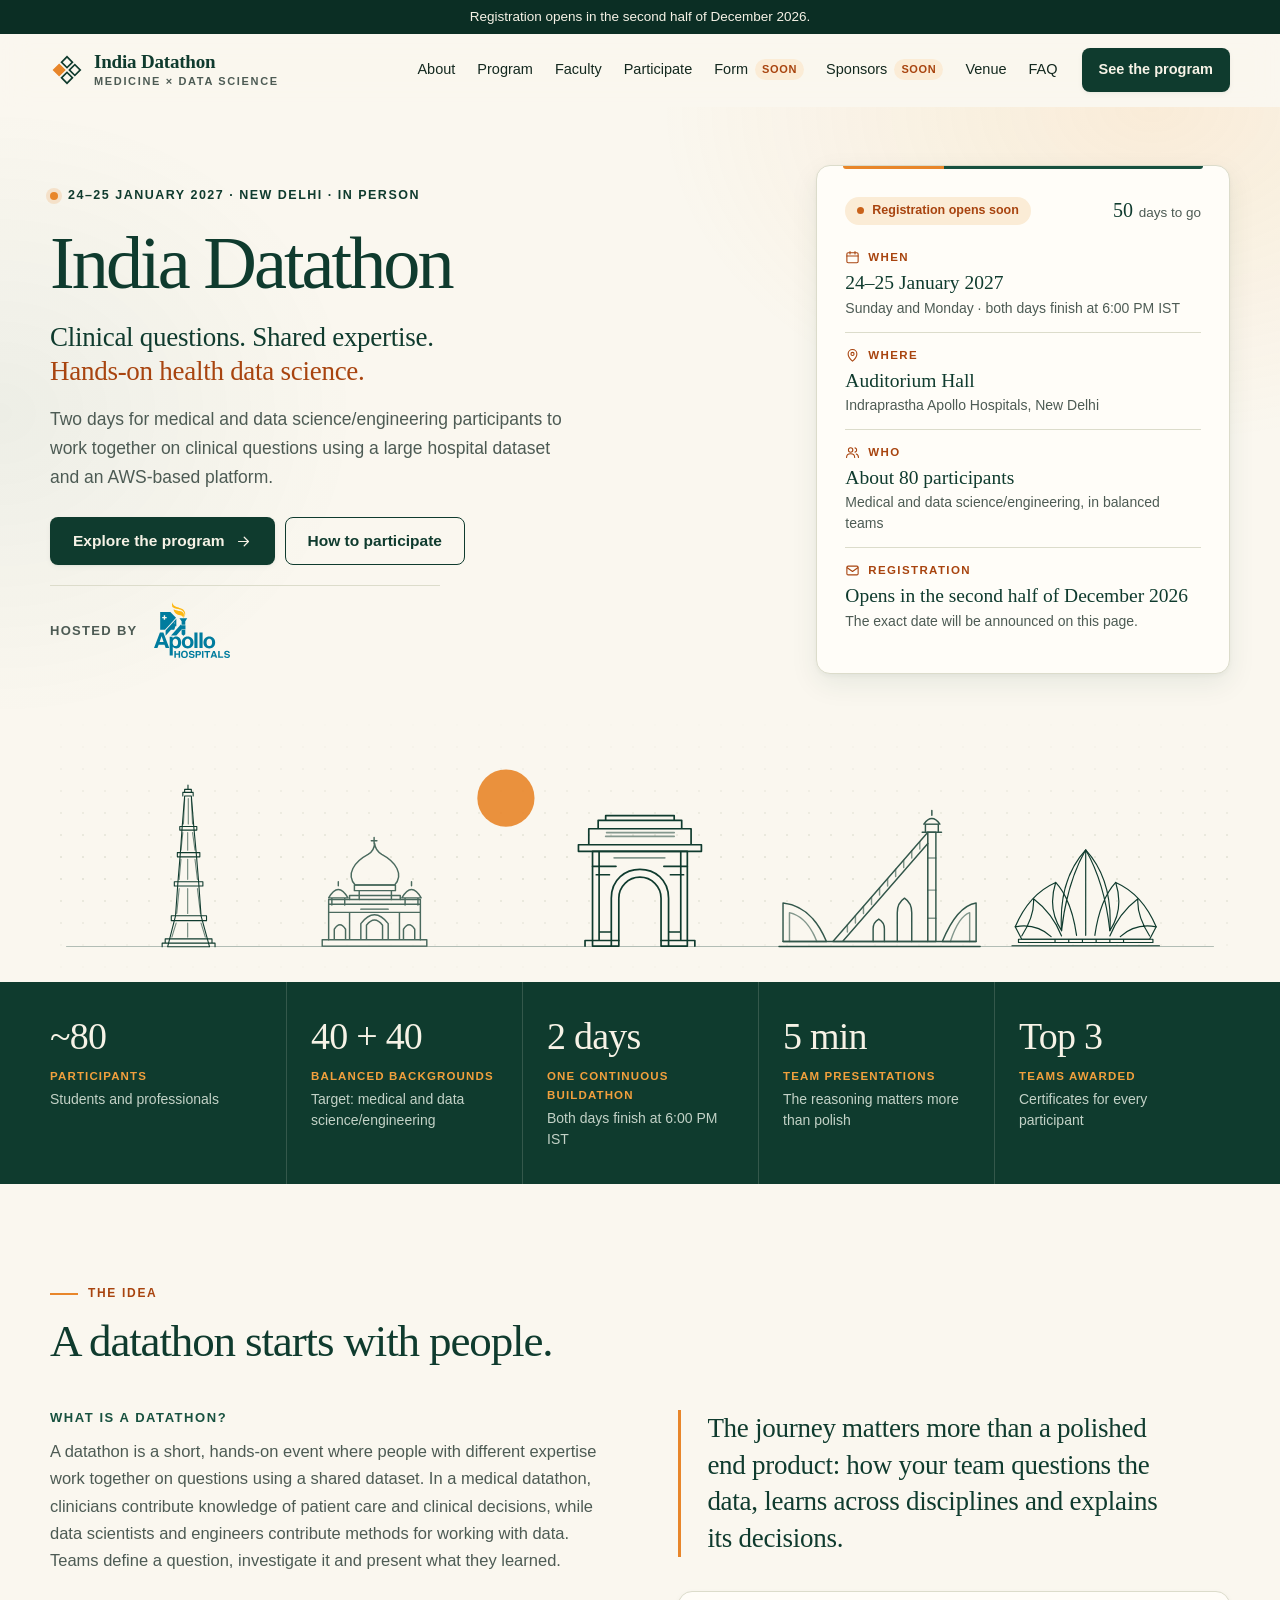
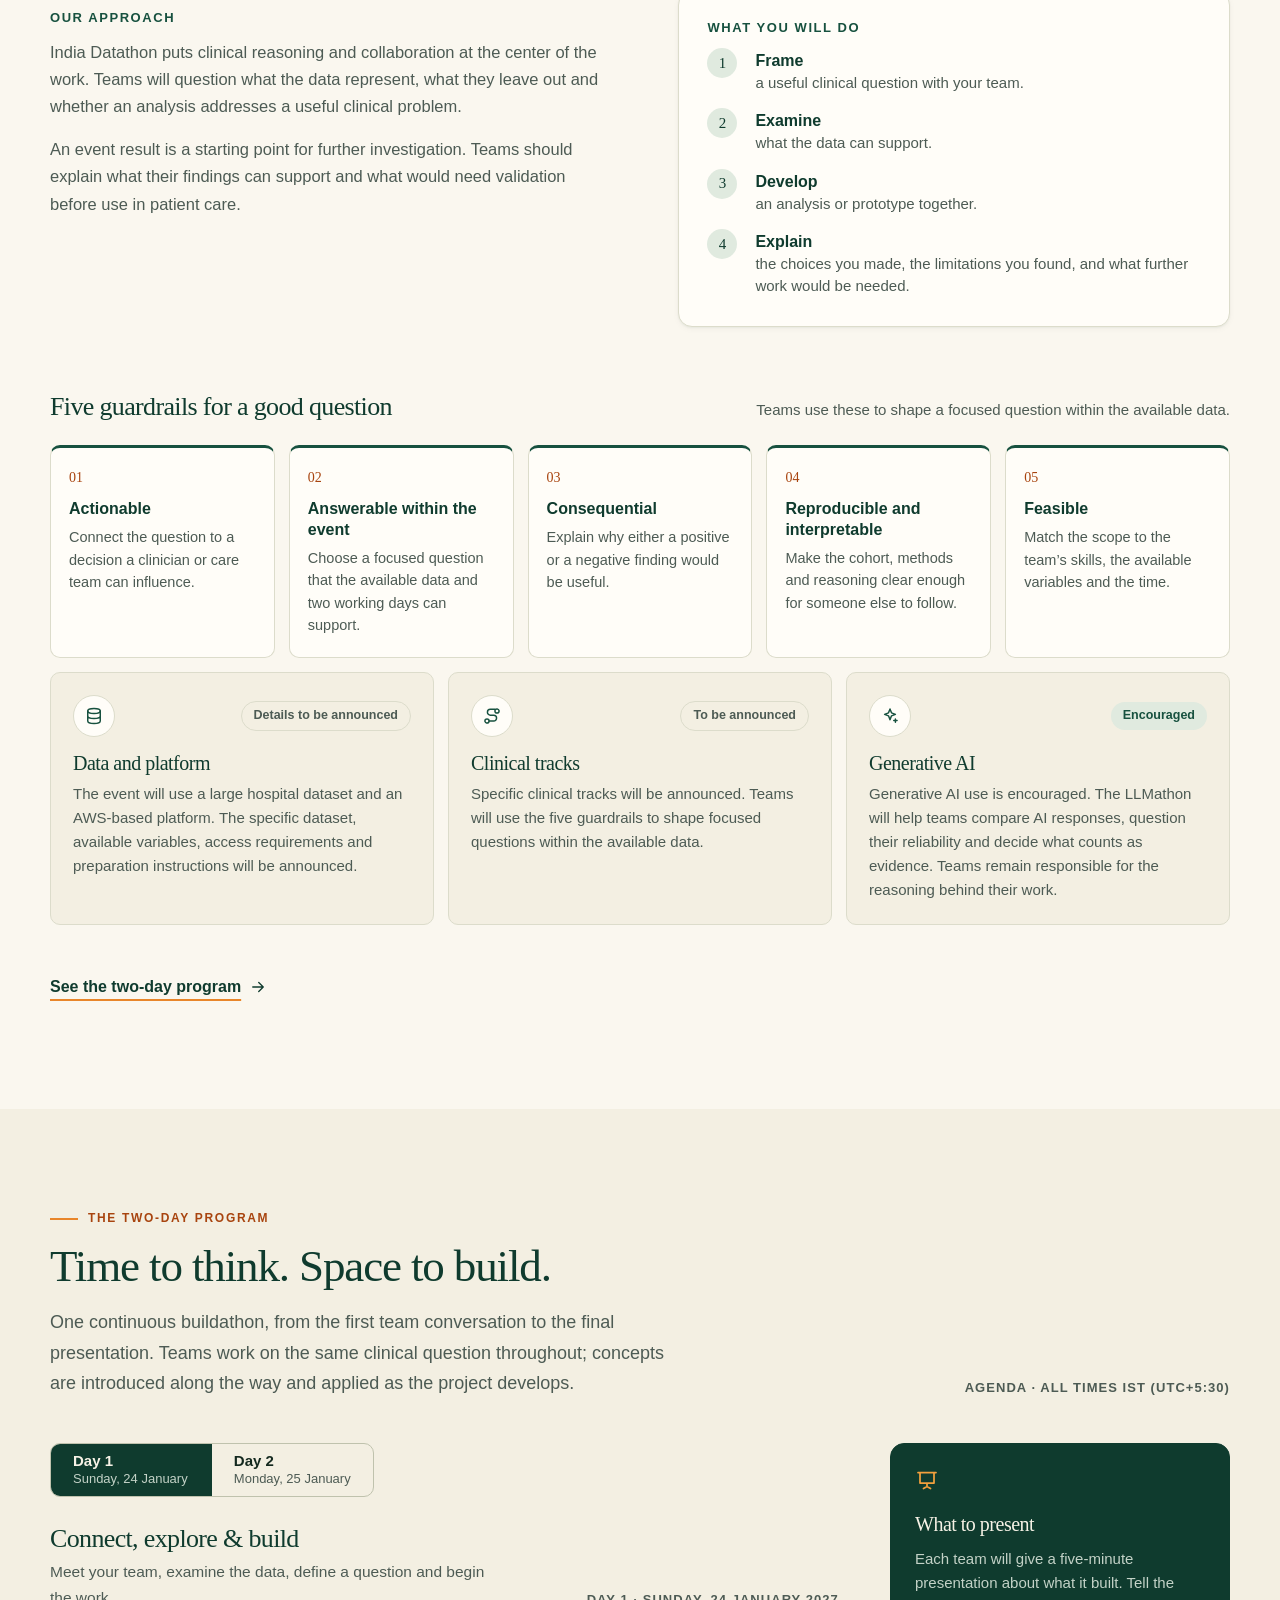
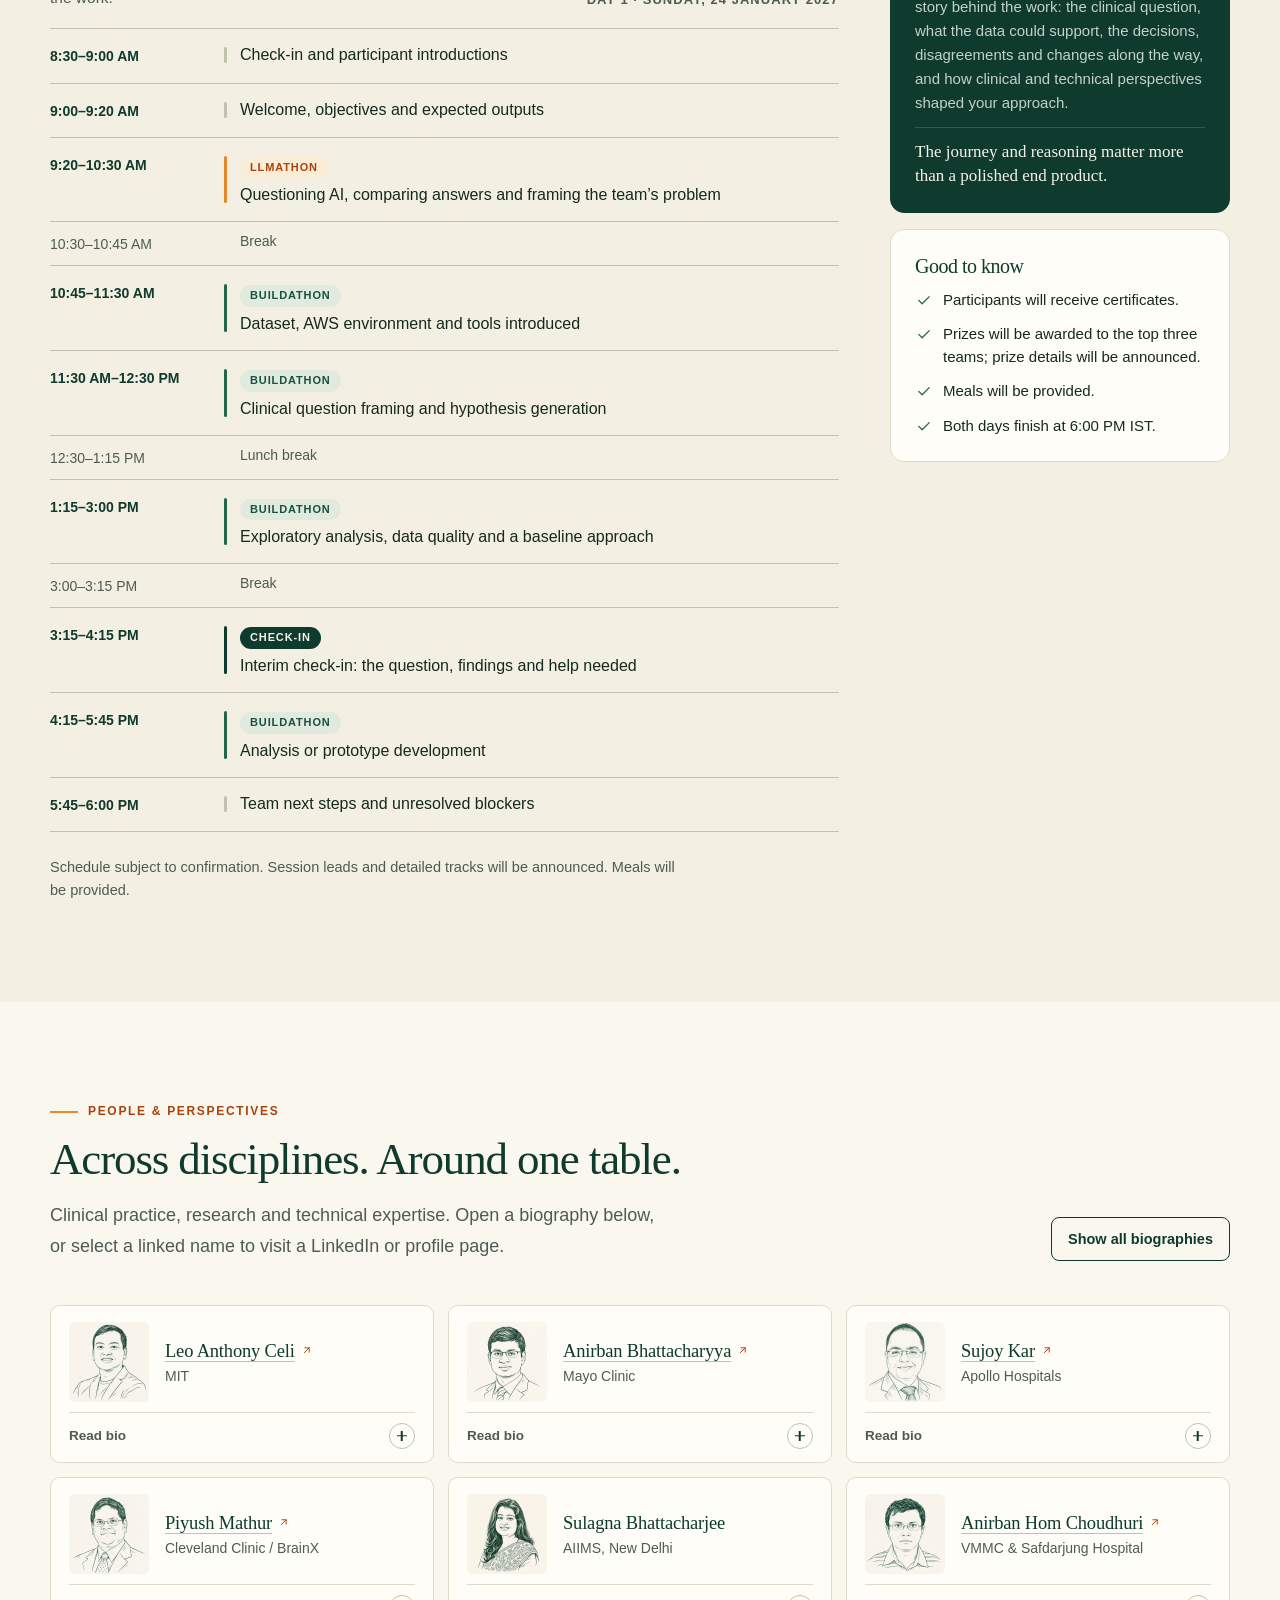
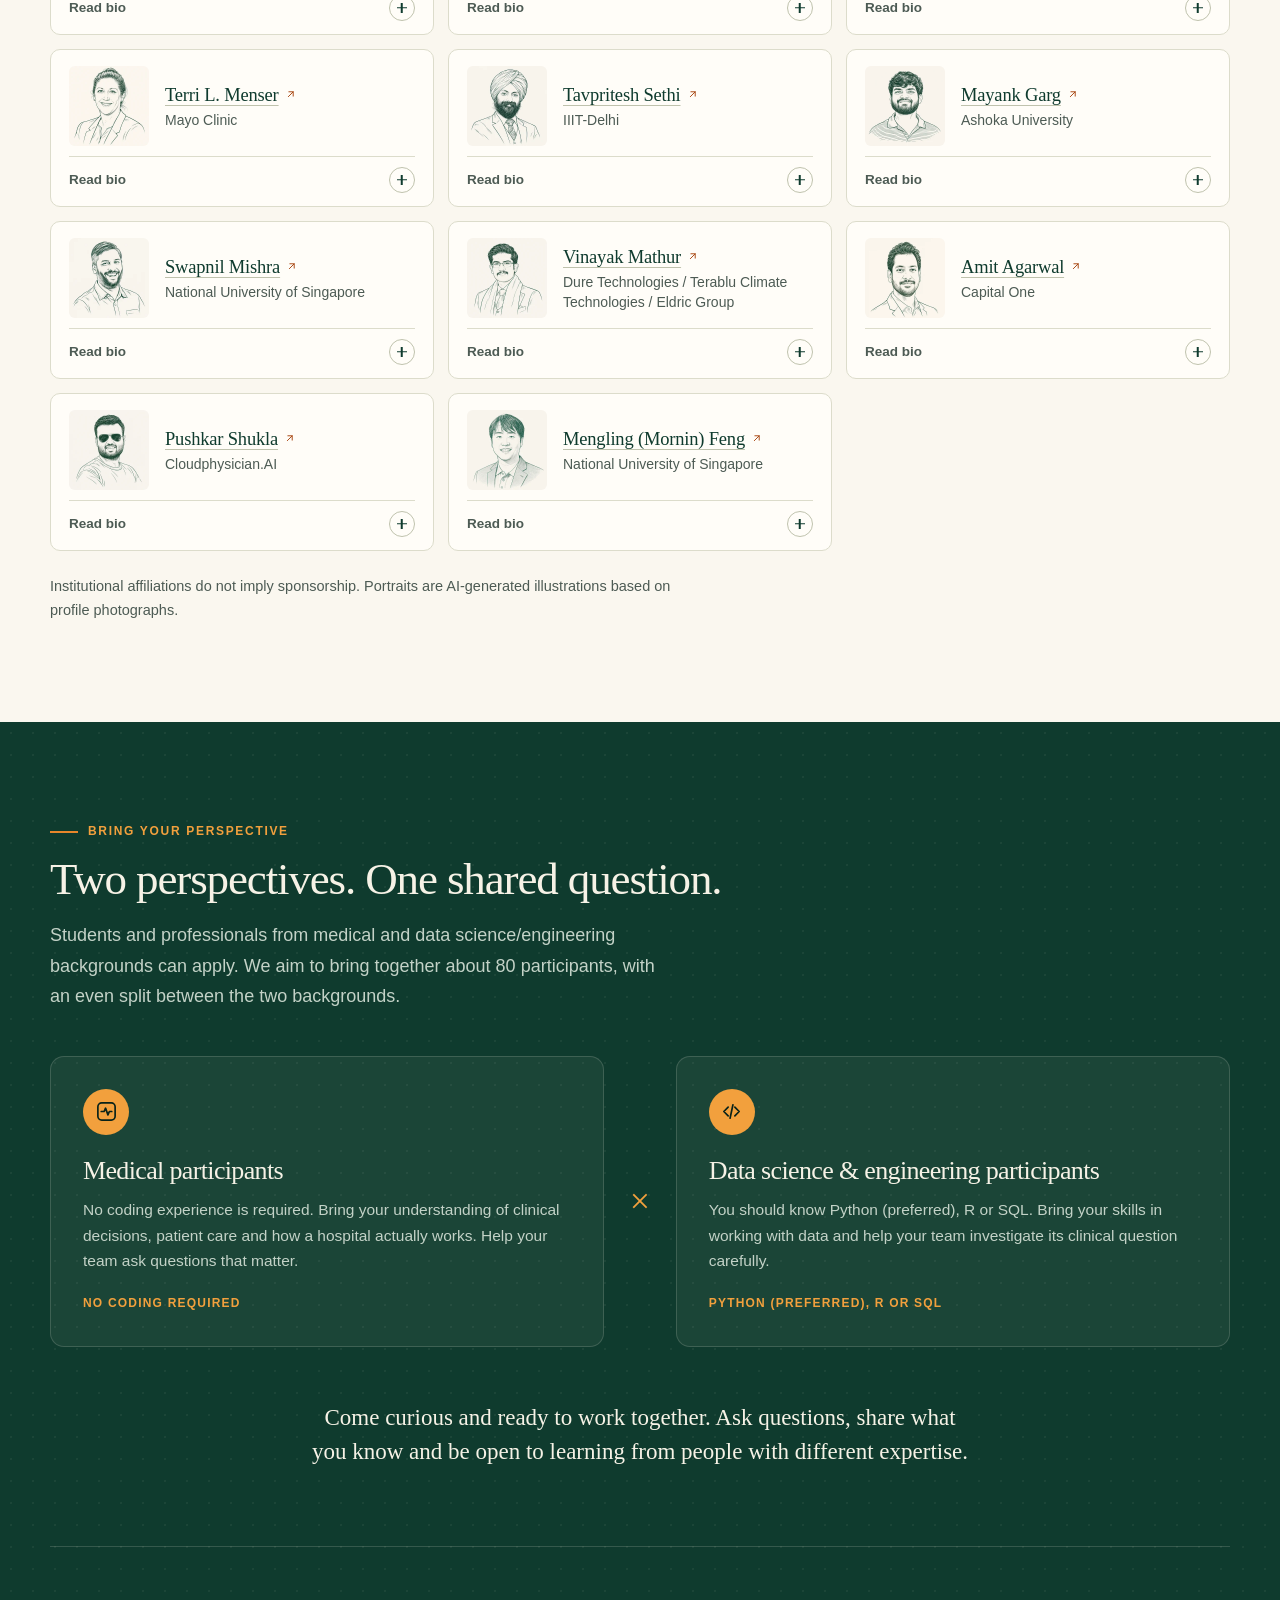
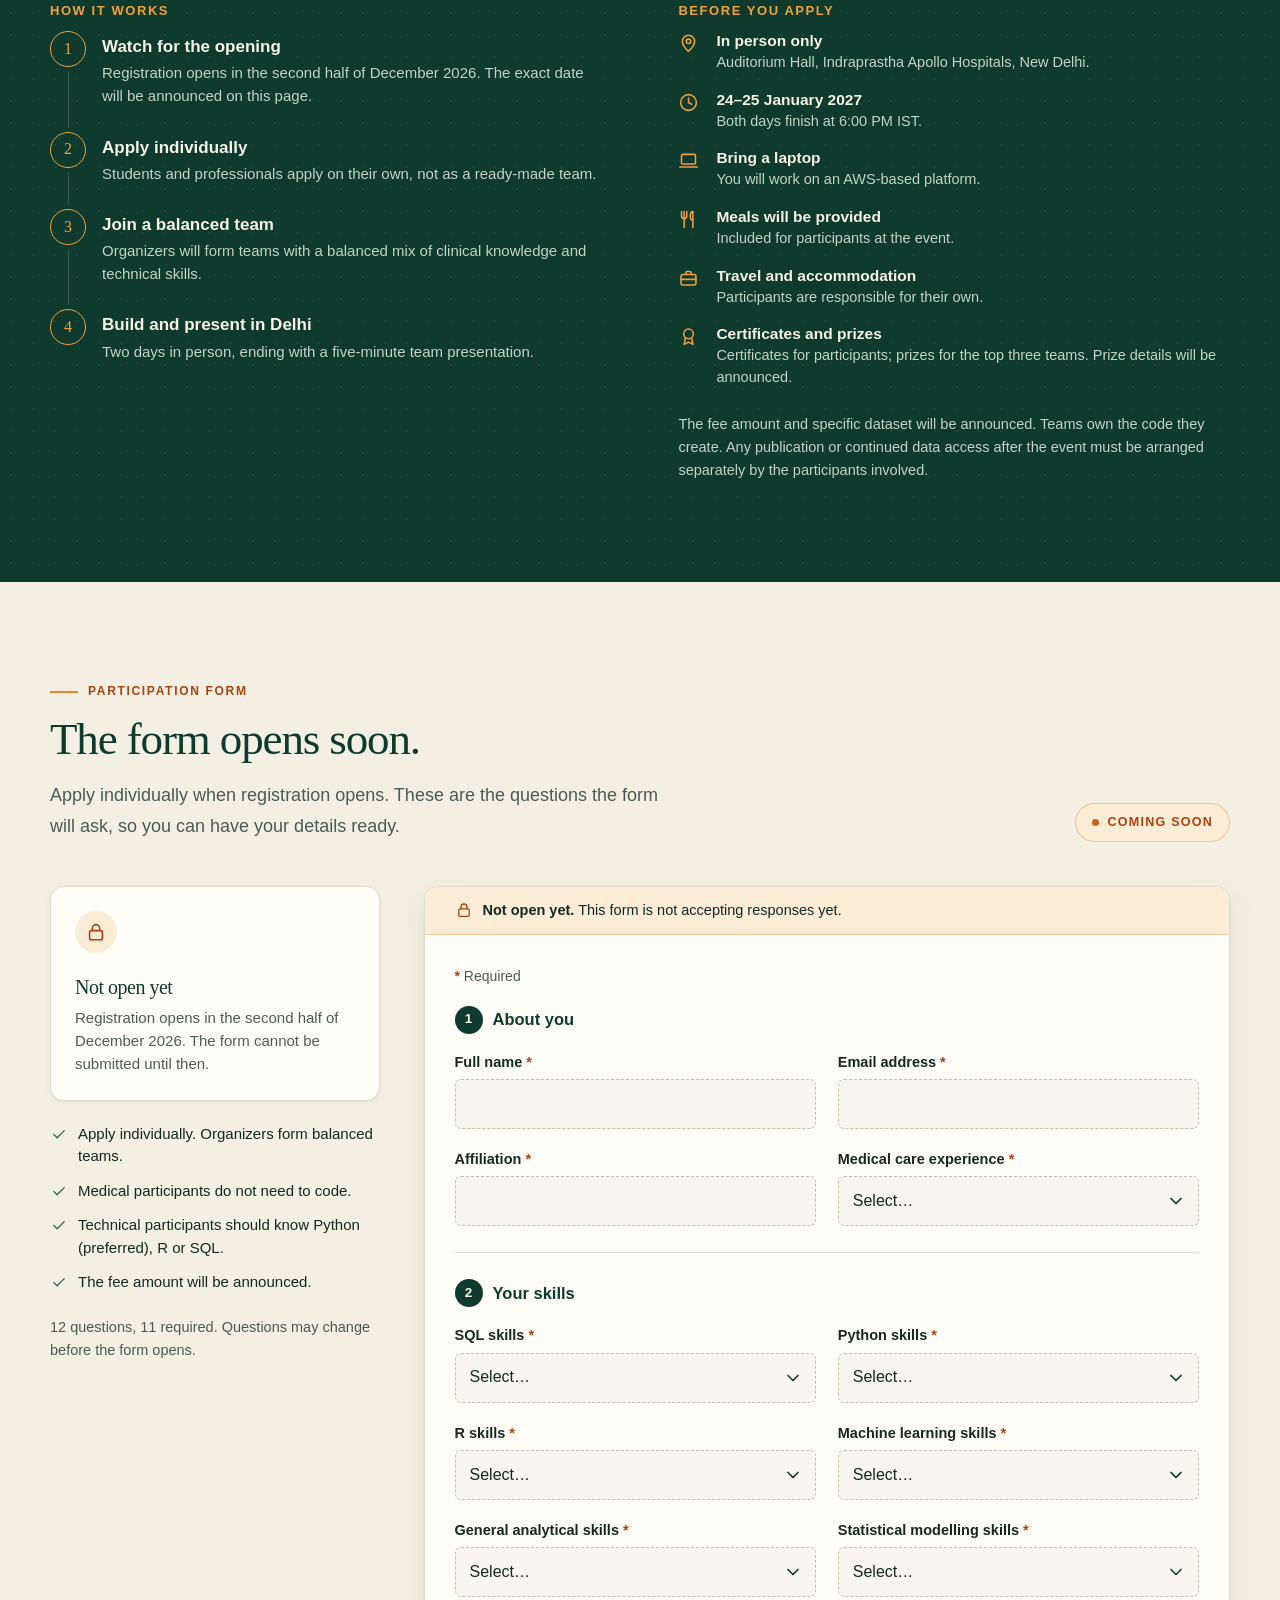
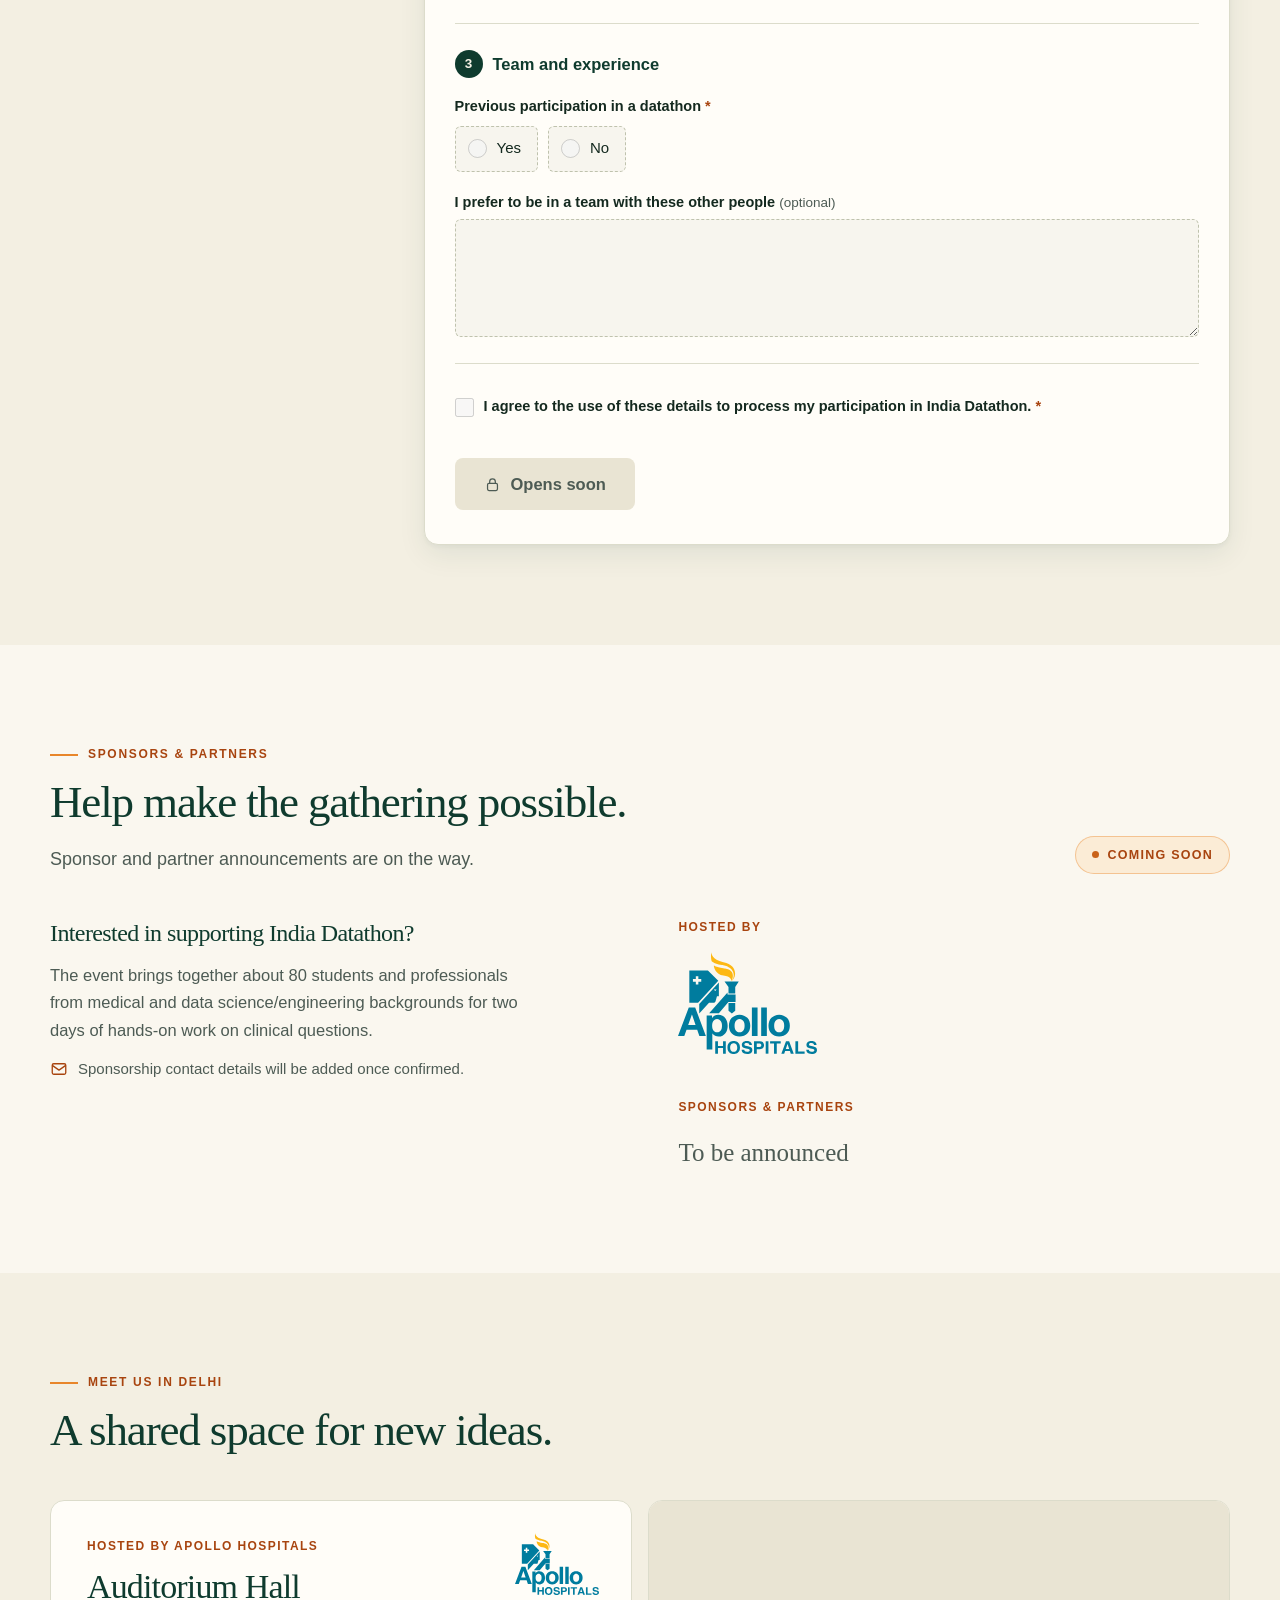
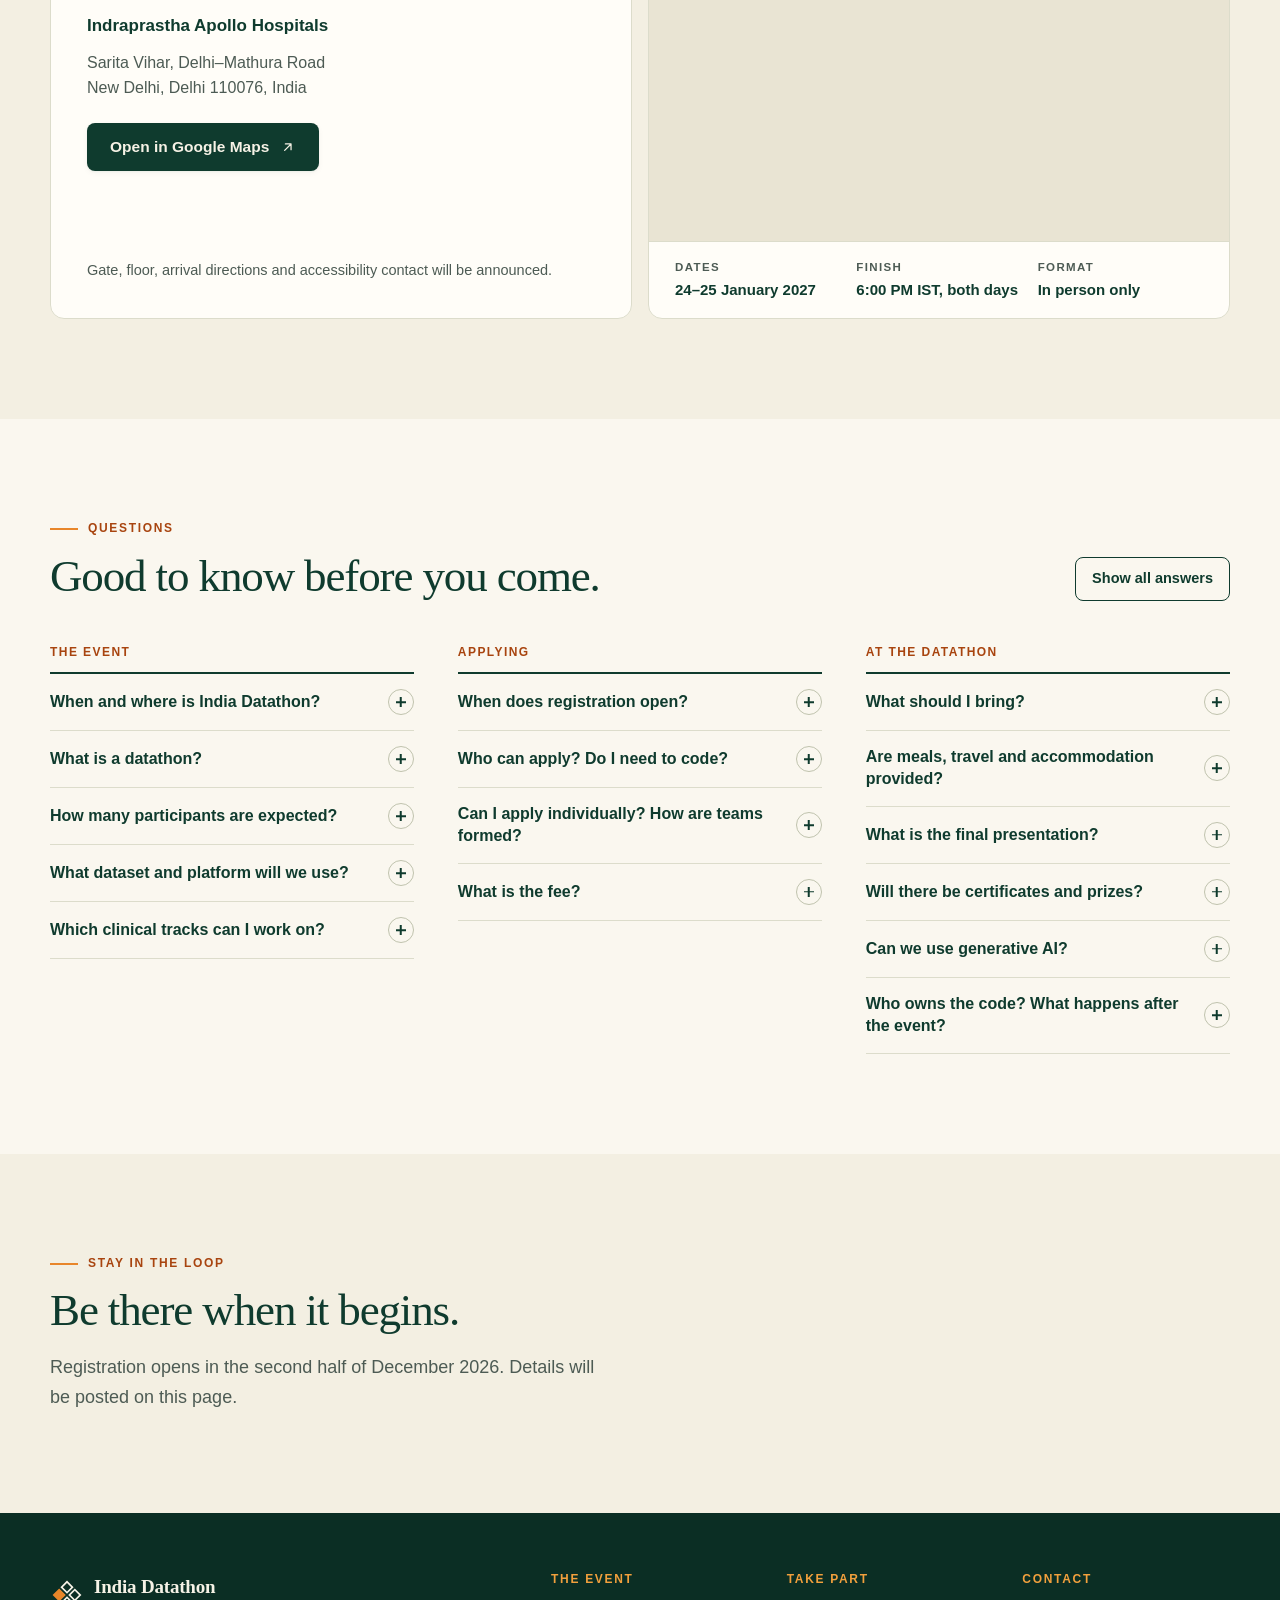
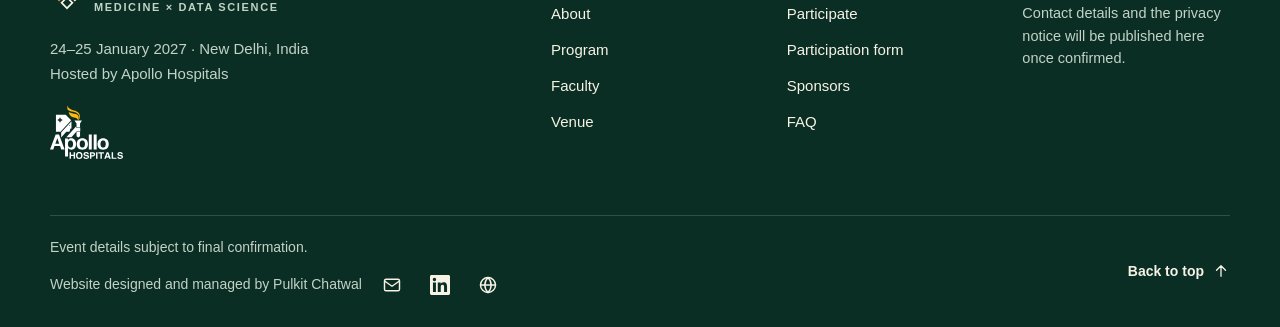
<file: index.html>
<!doctype html>
<html lang="en-IN" class="no-js">
<head>
  <meta charset="utf-8">
  <meta name="viewport" content="width=device-width, initial-scale=1">
  <title>India Datathon · 24–25 January 2027 · New Delhi</title>
  <meta name="description" content="India Datathon, 24–25 January 2027, Indraprastha Apollo Hospitals, New Delhi. Two days where clinicians and data scientists work together on clinical questions. Registration opens in the second half of December 2026.">
  
  <meta name="theme-color" content="#0f3b2e">
  <meta property="og:type" content="website">
  <meta property="og:site_name" content="India Datathon">
  <meta property="og:title" content="India Datathon · 24–25 January 2027 · New Delhi">
  <meta property="og:description" content="India Datathon, 24–25 January 2027, Indraprastha Apollo Hospitals, New Delhi. Two days where clinicians and data scientists work together on clinical questions. Registration opens in the second half of December 2026.">
  <link rel="canonical" href="https://pulkitchatwal.github.io/IndiaDatathon/">
  <meta property="og:url" content="https://pulkitchatwal.github.io/IndiaDatathon/">
  <meta property="og:image" content="https://pulkitchatwal.github.io/IndiaDatathon/site/assets/og-image.png">
  <meta property="og:image:width" content="1200">
  <meta property="og:image:height" content="630">
  <meta name="twitter:card" content="summary_large_image">
  <link rel="icon" href="site/assets/favicon.svg" type="image/svg+xml">
  <link rel="stylesheet" href="site/assets/css/site.css?v=f2c18022">
  <script>document.documentElement.className = 'js';</script>
  <script type="application/ld+json">{"@context": "https://schema.org", "@type": "Event", "name": "India Datathon", "description": "Two days for medical and data science/engineering participants to work together on clinical questions using a large hospital dataset and an AWS-based platform.", "startDate": "2027-01-24", "endDate": "2027-01-25", "eventAttendanceMode": "https://schema.org/OfflineEventAttendanceMode", "eventStatus": "https://schema.org/EventScheduled", "location": {"@type": "Place", "name": "Auditorium Hall, Indraprastha Apollo Hospitals", "address": {"@type": "PostalAddress", "streetAddress": "Sarita Vihar, Delhi–Mathura Road", "addressLocality": "New Delhi", "addressRegion": "Delhi", "postalCode": "110076", "addressCountry": "IN"}}}</script>
  <script type="application/ld+json">{"@context": "https://schema.org", "@type": "FAQPage", "mainEntity": [{"@type": "Question", "name": "When and where is India Datathon?", "acceptedAnswer": {"@type": "Answer", "text": "24–25 January 2027, at Indraprastha Apollo Hospitals in New Delhi. The event is in person only. Both days finish at 6:00 PM IST."}}, {"@type": "Question", "name": "What is a datathon?", "acceptedAnswer": {"@type": "Answer", "text": "A short, collaborative event where people with different expertise investigate questions using a shared dataset. At India Datathon, clinical and technical participants work together to frame a useful clinical question, examine the data and explain what their findings can support."}}, {"@type": "Question", "name": "How many participants are expected?", "acceptedAnswer": {"@type": "Answer", "text": "Approximately 80, with an even split between medical and data science/engineering backgrounds."}}, {"@type": "Question", "name": "What dataset and platform will we use?", "acceptedAnswer": {"@type": "Answer", "text": "A large hospital dataset and an AWS-based platform. The specific dataset is to be announced. Access requirements and preparation instructions will follow."}}, {"@type": "Question", "name": "Which clinical tracks can I work on?", "acceptedAnswer": {"@type": "Answer", "text": "Specific clinical tracks are to be announced. Questions will follow the five guardrails in About."}}, {"@type": "Question", "name": "When does registration open?", "acceptedAnswer": {"@type": "Answer", "text": "Registration opens in the second half of December 2026. The exact date will be announced on this page."}}, {"@type": "Question", "name": "Who can apply? Do I need to code?", "acceptedAnswer": {"@type": "Answer", "text": "Students and professionals from medical and data science/engineering backgrounds can apply. Medical participants do not need to code. Technical participants should know Python (preferred), R or SQL. Bring curiosity and a willingness to work with and learn from teammates with different expertise."}}, {"@type": "Question", "name": "Can I apply individually? How are teams formed?", "acceptedAnswer": {"@type": "Answer", "text": "Yes, apply as an individual. Organizers will form teams with a balanced mix of clinical knowledge and technical skills."}}, {"@type": "Question", "name": "What is the fee?", "acceptedAnswer": {"@type": "Answer", "text": "The fee amount is to be announced."}}, {"@type": "Question", "name": "What should I bring?", "acceptedAnswer": {"@type": "Answer", "text": "Please bring a laptop."}}, {"@type": "Question", "name": "Are meals, travel and accommodation provided?", "acceptedAnswer": {"@type": "Answer", "text": "Meals will be provided. Participants are responsible for their own travel and accommodation."}}, {"@type": "Question", "name": "What is the final presentation?", "acceptedAnswer": {"@type": "Answer", "text": "Each team will give a five-minute presentation about what it built. Tell the story behind the work: the clinical question, what the data could support, the decisions, disagreements and changes along the way, and how clinical and technical perspectives shaped your approach. The journey and reasoning matter more than a polished end product."}}, {"@type": "Question", "name": "Will there be certificates and prizes?", "acceptedAnswer": {"@type": "Answer", "text": "Participants will receive certificates. Prizes will be awarded to the top three teams; prize details will be announced."}}, {"@type": "Question", "name": "Can we use generative AI?", "acceptedAnswer": {"@type": "Answer", "text": "Yes. Generative AI use is encouraged. The LLMathon will help teams compare AI responses, question their reliability and decide what counts as evidence. Teams remain responsible for the reasoning behind their work."}}, {"@type": "Question", "name": "Who owns the code? What happens after the event?", "acceptedAnswer": {"@type": "Answer", "text": "Teams own the code they create. Any publication or continued data access after the event must be arranged separately by the participants involved."}}]}</script>
</head>
<body data-registration="upcoming" data-signup="off" data-event-start="2027-01-24" data-event-end="2027-01-25">
<a class="skip-link" href="#main">Skip to content</a>

<div class="topbar"><p class="wrap"><span>Registration opens in the second half of December 2026.</span></p></div>

<header class="site-header" data-header>
  <div class="wrap header-inner">
    <a class="brand" href="#home" aria-label="India Datathon, back to top">
      <svg class="brand-mark" viewBox="0 0 40 40" aria-hidden="true" focusable="false"><g transform="translate(20 20) rotate(-45) translate(-11 -11)" stroke="currentColor" stroke-width="2" fill="none"><rect class="brand-mark-accent" width="9" height="9"/><rect x="13" width="9" height="9"/><rect y="13" width="9" height="9"/><rect x="13" y="13" width="9" height="9"/></g></svg>
      <span class="brand-text">India Datathon<small>Medicine × Data Science</small></span>
    </a>
    <button class="menu-toggle" type="button" aria-expanded="false" aria-controls="site-nav">
      <span class="menu-icon" aria-hidden="true"><i></i><i></i><i></i></span>
      <span class="menu-label">Menu</span>
    </button>
    <nav class="site-nav" id="site-nav" aria-label="Main">
      <ul><li><a href="#about">About</a></li><li><a href="#program">Program</a></li><li><a href="#faculty">Faculty</a></li><li><a href="#participate">Participate</a></li><li><a href="#apply">Form<span class="soon">Soon</span></a></li><li><a href="#sponsors">Sponsors<span class="soon">Soon</span></a></li><li><a href="#visit">Venue</a></li><li><a href="#faq">FAQ</a></li></ul><a class="btn btn-primary btn-small nav-cta" href="#program">See the program</a>
    </nav>
  </div>
</header>

<main id="main">

  <!-- ============ HERO ============ -->
  <section class="hero" id="home" aria-labelledby="hero-title">
    <div class="wrap hero-grid">
      <div class="hero-copy">
        <p class="eyebrow"><span class="eyebrow-dot" aria-hidden="true"></span>24–25 January 2027 · New Delhi · In person</p>
        <h1 id="hero-title">India Datathon</h1>
        <p class="hero-tagline"><span>Clinical questions.</span> <span>Shared expertise.</span> <em>Hands-on health data science.</em></p>
        <p class="hero-intro">Two days for medical and data science/engineering participants to work together on clinical questions using a large hospital dataset and an AWS-based platform.</p>
        <div class="hero-actions"><a class="btn btn-primary" href="#program">Explore the program <svg class="icon" viewBox="0 0 24 24" width="24" height="24" fill="none" stroke="currentColor" stroke-width="1.75" stroke-linecap="round" stroke-linejoin="round" aria-hidden="true" focusable="false"><path d="M5 12h14M13 6l6 6-6 6"/></svg></a><a class="btn btn-ghost" href="#participate">How to participate</a></div>
        <p class="hero-host hero-host-logo"><span>Hosted by</span><img class="host-logo" src="site/assets/logos/apollo-hospitals.svg" alt="Apollo Hospitals" width="72" height="53" decoding="async"></p>
      </div>

      <aside class="event-card" aria-label="Event details">
        <div class="event-card-top">
          <span class="pill pill-soon"><span class="pill-dot" aria-hidden="true"></span>Registration opens soon</span>
          <p class="countdown" data-countdown hidden><strong data-countdown-value></strong> <span data-countdown-label></span></p>
        </div>
        <dl class="event-facts">
          <div>
            <dt><svg class="icon" viewBox="0 0 24 24" width="24" height="24" fill="none" stroke="currentColor" stroke-width="1.75" stroke-linecap="round" stroke-linejoin="round" aria-hidden="true" focusable="false"><rect x="3" y="4.5" width="18" height="16" rx="2"/><path d="M3 9.5h18M8 2.5v4M16 2.5v4"/></svg><span>When</span></dt>
            <dd><strong>24–25 January 2027</strong><span>Sunday and Monday · both days finish at 6:00 PM IST</span></dd>
          </div>
          <div>
            <dt><svg class="icon" viewBox="0 0 24 24" width="24" height="24" fill="none" stroke="currentColor" stroke-width="1.75" stroke-linecap="round" stroke-linejoin="round" aria-hidden="true" focusable="false"><path d="M12 21s-7-6.1-7-11.5a7 7 0 0 1 14 0C19 14.9 12 21 12 21z"/><circle cx="12" cy="9.5" r="2.5"/></svg><span>Where</span></dt>
            <dd><strong>Auditorium Hall</strong><span>Indraprastha Apollo Hospitals, New Delhi</span></dd>
          </div>
          <div>
            <dt><svg class="icon" viewBox="0 0 24 24" width="24" height="24" fill="none" stroke="currentColor" stroke-width="1.75" stroke-linecap="round" stroke-linejoin="round" aria-hidden="true" focusable="false"><circle cx="9" cy="8" r="3.5"/><path d="M2.5 20c0-3.6 2.9-6 6.5-6s6.5 2.4 6.5 6M16 4.6a3.5 3.5 0 0 1 0 6.8M18 14.3c2.2 .7 3.5 2.6 3.5 5.7"/></svg><span>Who</span></dt>
            <dd><strong>About 80 participants</strong><span>Medical and data science/engineering, in balanced teams</span></dd>
          </div>
          <div>
            <dt><svg class="icon" viewBox="0 0 24 24" width="24" height="24" fill="none" stroke="currentColor" stroke-width="1.75" stroke-linecap="round" stroke-linejoin="round" aria-hidden="true" focusable="false"><rect x="3" y="5" width="18" height="14" rx="2"/><path d="m3.5 7.5 8.5 6 8.5-6"/></svg><span>Registration</span></dt>
            <dd><strong>Opens in the second half of December 2026</strong><span>The exact date will be announced on this page.</span></dd>
          </div>
        </dl>
      </aside>
    </div>

    <div class="wrap">
      <div class="skyline" role="img" aria-label="Line drawing of a Delhi skyline with five landmarks and a saffron sun">
        <svg class="skyline-art skyline-desktop" viewBox="0 0 1320 300" preserveAspectRatio="xMidYMid meet" aria-hidden="true" focusable="false"><circle class="art-sun" cx="510" cy="94" r="32" /><path d="M18 260H1302" stroke="currentColor" stroke-opacity=".3" stroke-width="1.2" /><g data-landmark="qutb" transform="translate(86 34) scale(.68)"><g stroke="currentColor" stroke-width="1.8" stroke-linejoin="round" stroke-linecap="round" fill="none"><path class="art-fill" d="M67 333L80 282L84 226L88 178L91 135L95 85H106L110 135L114 178L118 226L122 282L136 333Z" /><path d="M58 333V327H145V333M63 327V320H140V327M92 85V79H109V85M95 79V74H106V79M100.5 67V74M87 135H115V141H87ZM83 178H120V185H83ZM78 226H125V233H78ZM73 282H131V290H73Z" /><path d="M95 89L93 131M101 89V131M106 89L108 131M92 145L89 174M100 145V174M108 145L112 174M89 189L86 222M100 189V222M112 189L116 222M86 237L82 278M100 237V278M116 237L121 278M81 294L74 317M100 294V317M122 294L129 317" opacity=".6" /></g></g><g data-landmark="humayun" transform="translate(12 -40) scale(.9)" opacity=".75"><g stroke="currentColor" stroke-width="1.8" stroke-linejoin="round" stroke-linecap="round" fill="none"><path class="art-fill" d="M325 333V325H333V281H447V325H455V333ZM333 281V275H447V281" /><path class="art-fill" d="M366 257C354 244 365 228 382 219Q390 214 390 205Q391 214 399 219C416 228 427 244 415 257Z" /><path d="M365 257H416V264H365ZM371 264V275M411 264V275M359 275V270H422V275M389.5 198V205M386 202H393M333 273Q345 252 357 273ZM337 273V282M353 273V282M345 258V253M424 273Q436 252 448 273ZM428 273V282M444 273V282M436 258V253M373 325V305Q390 283 407 305V325M380 325V307Q390 294 400 307V325M340 325V312Q347 301 354 312V325M426 325V312Q433 301 440 312V325M333 291H447M333 325H447M359 291V325M421 291V325M373 287H407" /></g></g><g data-landmark="gate" transform="translate(420 -90) scale(1.05)"><g stroke="currentColor" stroke-width="1.8" stroke-linejoin="round" stroke-linecap="round" fill="none"><path class="art-fill" d="M178 333V232H279V333H251V282A22.5 22.5 0 0 0 206 282V333Z" /><path d="M163 225H294V232H163ZM174 208H283V225H174ZM184 199H273V208H184ZM192 194H265V199H192ZM170 333V327H206M251 327H287V333M185 232V326M272 232V326M198 333V282C198 241 259 241 259 282V333M178 248H203M254 248H279M182 257H196M261 257H275M186 318H197M260 318H271" /><path d="M193 212H265M192 216H265M201 239H255" opacity=".5" /></g></g><g data-landmark="jantar" transform="translate(811 62) scale(.9)" opacity=".85"><g stroke="currentColor" stroke-width="1.8" stroke-linejoin="round" stroke-linecap="round" fill="none"><path class="art-fill" d="M10 214V166Q46 170 64 214ZM250 214V166Q226 170 208 214Z" /><path class="art-fill" d="M72 214L190 78V214Z" /><path class="art-fill" d="M190 78H200V214H190Z" /><path d="M5 220H255M10 214H250M84 214L190 92" /><path d="M183 78H207M187 78V68H203V78M195 57V51" /><path class="art-fill" d="M185 68Q195 54 205 68Z" /><path d="M152 214V178Q152 166 161 160Q170 166 170 178V214M122 214V198Q122 190 129 186Q136 190 136 198V214" /><path d="M90 193v9M100 182v9M110 170v9M120 159v9M130 147v9M140 136v9M150 124v9M160 113v9M170 101v9M180 90v9" opacity=".6" /><path d="M18 214V178Q40 183 52 214M242 214V178Q228 183 218 214M190 110H200M190 150H200M190 185H200" opacity=".6" /></g></g><g data-landmark="lotus" transform="translate(1071 95) scale(.73)"><g stroke="currentColor" stroke-width="1.8" stroke-linejoin="round" stroke-linecap="round" fill="none"><path class="art-fill" d="M12 196Q33 146 74 128Q61 169 83 202Q78 124 120 78Q162 124 157 202Q179 169 166 128Q207 146 228 196L218 215H22Z" /><path d="M83 202Q91 129 120 78Q149 129 157 202M22 210Q42 179 40 153Q69 175 83 210M157 210Q171 175 200 153Q198 179 218 210M12 196Q44 190 67 211M228 196Q196 190 173 211M74 128Q98 154 106 209M166 128Q142 154 134 209M120 78V209" /><path d="M17 215H223V220H17ZM7 225H233M73 215V220M94 215V220M115 215V220M136 215V220M157 215V220M178 215V220" /></g></g></svg>
        <svg class="skyline-art skyline-mobile" viewBox="0 0 600 360" preserveAspectRatio="xMidYMid meet" aria-hidden="true" focusable="false"><circle class="art-sun" cx="190" cy="62" r="24" /><path d="M30 176H570M70 344H550" stroke="currentColor" stroke-opacity=".3" stroke-width="1.5" fill="none" /><g data-landmark="qutb" transform="translate(44.175 -11.15) scale(.55)" data-row="1"><g stroke="currentColor" stroke-width="1.8" stroke-linejoin="round" stroke-linecap="round" fill="none"><path class="art-fill" d="M67 333L80 282L84 226L88 178L91 135L95 85H106L110 135L114 178L118 226L122 282L136 333Z" vector-effect="non-scaling-stroke" stroke-width="1.1" /><path d="M58 333V327H145V333M63 327V320H140V327M92 85V79H109V85M95 79V74H106V79M100.5 67V74M87 135H115V141H87ZM83 178H120V185H83ZM78 226H125V233H78ZM73 282H131V290H73Z" vector-effect="non-scaling-stroke" stroke-width="1.1" /><path d="M95 89L93 131M101 89V131M106 89L108 131M92 145L89 174M100 145V174M108 145L112 174M89 189L86 222M100 189V222M112 189L116 222M86 237L82 278M100 237V278M116 237L121 278M81 294L74 317M100 294V317M122 294L129 317" opacity=".6" vector-effect="non-scaling-stroke" stroke-width="1.1" /></g></g><g data-landmark="gate" transform="translate(103.49 -114.38) scale(.86)" data-row="1"><g stroke="currentColor" stroke-width="1.8" stroke-linejoin="round" stroke-linecap="round" fill="none"><path class="art-fill" d="M178 333V232H279V333H251V282A22.5 22.5 0 0 0 206 282V333Z" vector-effect="non-scaling-stroke" stroke-width="1.1" /><path d="M163 225H294V232H163ZM174 208H283V225H174ZM184 199H273V208H184ZM192 194H265V199H192ZM170 333V327H206M251 327H287V333M185 232V326M272 232V326M198 333V282C198 241 259 241 259 282V333M178 248H203M254 248H279M182 257H196M261 257H275M186 318H197M260 318H271" vector-effect="non-scaling-stroke" stroke-width="1.1" /><path d="M193 212H265M192 216H265M201 239H255" opacity=".5" vector-effect="non-scaling-stroke" stroke-width="1.1" /></g></g><g data-landmark="humayun" transform="translate(180.2 -101.06) scale(.82)" opacity="0.75" data-row="1"><g stroke="currentColor" stroke-width="1.8" stroke-linejoin="round" stroke-linecap="round" fill="none"><path class="art-fill" d="M325 333V325H333V281H447V325H455V333ZM333 281V275H447V281" vector-effect="non-scaling-stroke" stroke-width="1.1" /><path class="art-fill" d="M366 257C354 244 365 228 382 219Q390 214 390 205Q391 214 399 219C416 228 427 244 415 257Z" vector-effect="non-scaling-stroke" stroke-width="1.1" /><path d="M365 257H416V264H365ZM371 264V275M411 264V275M359 275V270H422V275M389.5 198V205M386 202H393M333 273Q345 252 357 273ZM337 273V282M353 273V282M345 258V253M424 273Q436 252 448 273ZM428 273V282M444 273V282M436 258V253M373 325V305Q390 283 407 305V325M380 325V307Q390 294 400 307V325M340 325V312Q347 301 354 312V325M426 325V312Q433 301 440 312V325M333 291H447M333 325H447M359 291V325M421 291V325M373 287H407" vector-effect="non-scaling-stroke" stroke-width="1.1" /></g></g><g data-landmark="jantar" transform="translate(86 164) scale(.8)" opacity="0.8" data-row="2"><g stroke="currentColor" stroke-width="1.8" stroke-linejoin="round" stroke-linecap="round" fill="none"><path class="art-fill" d="M10 214V166Q46 170 64 214ZM250 214V166Q226 170 208 214Z" vector-effect="non-scaling-stroke" stroke-width="1.1" /><path class="art-fill" d="M72 214L190 78V214Z" vector-effect="non-scaling-stroke" stroke-width="1.1" /><path class="art-fill" d="M190 78H200V214H190Z" vector-effect="non-scaling-stroke" stroke-width="1.1" /><path d="M5 220H255M10 214H250M84 214L190 92" vector-effect="non-scaling-stroke" stroke-width="1.1" /><path d="M183 78H207M187 78V68H203V78M195 57V51" vector-effect="non-scaling-stroke" stroke-width="1.1" /><path class="art-fill" d="M185 68Q195 54 205 68Z" vector-effect="non-scaling-stroke" stroke-width="1.1" /><path d="M152 214V178Q152 166 161 160Q170 166 170 178V214M122 214V198Q122 190 129 186Q136 190 136 198V214" vector-effect="non-scaling-stroke" stroke-width="1.1" /><path d="M90 193v9M100 182v9M110 170v9M120 159v9M130 147v9M140 136v9M150 124v9M160 113v9M170 101v9M180 90v9" opacity=".6" vector-effect="non-scaling-stroke" stroke-width="1.1" /><path d="M18 214V178Q40 183 52 214M242 214V178Q228 183 218 214M190 110H200M190 150H200M190 185H200" opacity=".6" vector-effect="non-scaling-stroke" stroke-width="1.1" /></g></g><g data-landmark="lotus" transform="translate(329 160) scale(.8)" data-row="2"><g stroke="currentColor" stroke-width="1.8" stroke-linejoin="round" stroke-linecap="round" fill="none"><path class="art-fill" d="M12 196Q33 146 74 128Q61 169 83 202Q78 124 120 78Q162 124 157 202Q179 169 166 128Q207 146 228 196L218 215H22Z" vector-effect="non-scaling-stroke" stroke-width="1.1" /><path d="M83 202Q91 129 120 78Q149 129 157 202M22 210Q42 179 40 153Q69 175 83 210M157 210Q171 175 200 153Q198 179 218 210M12 196Q44 190 67 211M228 196Q196 190 173 211M74 128Q98 154 106 209M166 128Q142 154 134 209M120 78V209" vector-effect="non-scaling-stroke" stroke-width="1.1" /><path d="M17 215H223V220H17ZM7 225H233M73 215V220M94 215V220M115 215V220M136 215V220M157 215V220M178 215V220" vector-effect="non-scaling-stroke" stroke-width="1.1" /></g></g></svg>
      </div>
    </div>
  </section>

  <!-- ============ KEY FACTS ============ -->
  <section class="stats" aria-label="The event at a glance">
    <div class="wrap">
      <ul class="stats-grid">
        <li><strong>~80</strong><span class="stat-label">participants</span><span class="stat-detail">Students and professionals</span></li><li><strong>40 + 40</strong><span class="stat-label">balanced backgrounds</span><span class="stat-detail">Target: medical and data science/engineering</span></li><li><strong>2 days</strong><span class="stat-label">one continuous buildathon</span><span class="stat-detail">Both days finish at 6:00 PM IST</span></li><li><strong>5 min</strong><span class="stat-label">team presentations</span><span class="stat-detail">The reasoning matters more than polish</span></li><li><strong>Top 3</strong><span class="stat-label">teams awarded</span><span class="stat-detail">Certificates for every participant</span></li>
      </ul>
    </div>
  </section>

  <!-- ============ ABOUT ============ -->
  <section class="section" id="about" aria-labelledby="about-title">
    <div class="wrap">
      <header class="section-head">
        <p class="kicker">The idea</p>
        <h2 id="about-title">A datathon starts with people.</h2>
      </header>

      <div class="about-grid">
        <div class="prose reveal">
          <h3 class="h-small">What is a datathon?</h3>
          <p>A datathon is a short, hands-on event where people with different expertise work together on questions using a shared dataset. In a medical datathon, clinicians contribute knowledge of patient care and clinical decisions, while data scientists and engineers contribute methods for working with data. Teams define a question, investigate it and present what they learned.</p>
          <h3 class="h-small">Our approach</h3>
          <p>India Datathon puts clinical reasoning and collaboration at the center of the work. Teams will question what the data represent, what they leave out and whether an analysis addresses a useful clinical problem.</p>
          <p>An event result is a starting point for further investigation. Teams should explain what their findings can support and what would need validation before use in patient care.</p>
        </div>

        <div class="reveal">
          <blockquote class="pullquote">
            <p>The journey matters more than a polished end product: how your team questions the data, learns across disciplines and explains its decisions.</p>
          </blockquote>
          <div class="do-card">
            <h3 class="h-small">What you will do</h3>
            <ol class="do-steps">
              <li><strong>Frame</strong><span>a useful clinical question with your team.</span></li>
              <li><strong>Examine</strong><span>what the data can support.</span></li>
              <li><strong>Develop</strong><span>an analysis or prototype together.</span></li>
              <li><strong>Explain</strong><span>the choices you made, the limitations you found, and what further work would be needed.</span></li>
            </ol>
          </div>
        </div>
      </div>

      <div class="guardrails reveal">
        <div class="guardrails-head">
          <h3>Five guardrails for a good question</h3>
          <p>Teams use these to shape a focused question within the available data.</p>
        </div>
        <ol class="guardrail-list">
          <li><span class="num" aria-hidden="true">01</span><h4>Actionable</h4><p>Connect the question to a decision a clinician or care team can influence.</p></li>
          <li><span class="num" aria-hidden="true">02</span><h4>Answerable within the event</h4><p>Choose a focused question that the available data and two working days can support.</p></li>
          <li><span class="num" aria-hidden="true">03</span><h4>Consequential</h4><p>Explain why either a positive or a negative finding would be useful.</p></li>
          <li><span class="num" aria-hidden="true">04</span><h4>Reproducible and interpretable</h4><p>Make the cohort, methods and reasoning clear enough for someone else to follow.</p></li>
          <li><span class="num" aria-hidden="true">05</span><h4>Feasible</h4><p>Match the scope to the team’s skills, the available variables and the time.</p></li>
        </ol>
      </div>

      <div class="info-cards reveal">
        <article class="info-card">
          <div class="info-card-top"><svg class="icon" viewBox="0 0 24 24" width="24" height="24" fill="none" stroke="currentColor" stroke-width="1.75" stroke-linecap="round" stroke-linejoin="round" aria-hidden="true" focusable="false"><ellipse cx="12" cy="6" rx="7.5" ry="3"/><path d="M4.5 6v6c0 1.7 3.4 3 7.5 3s7.5-1.3 7.5-3V6M4.5 12v6c0 1.7 3.4 3 7.5 3s7.5-1.3 7.5-3v-6"/></svg><span class="pill pill-tba">Details to be announced</span></div>
          <h3>Data and platform</h3>
          <p>The event will use a large hospital dataset and an AWS-based platform. The specific dataset, available variables, access requirements and preparation instructions will be announced.</p>
        </article>
        <article class="info-card">
          <div class="info-card-top"><svg class="icon" viewBox="0 0 24 24" width="24" height="24" fill="none" stroke="currentColor" stroke-width="1.75" stroke-linecap="round" stroke-linejoin="round" aria-hidden="true" focusable="false"><circle cx="6" cy="18" r="2.5"/><circle cx="18" cy="6" r="2.5"/><path d="M8.5 18H14a3.5 3.5 0 0 0 0-7h-4a3.5 3.5 0 0 1 0-7h5.5"/></svg><span class="pill pill-tba">To be announced</span></div>
          <h3>Clinical tracks</h3>
          <p>Specific clinical tracks will be announced. Teams will use the five guardrails to shape focused questions within the available data.</p>
        </article>
        <article class="info-card">
          <div class="info-card-top"><svg class="icon" viewBox="0 0 24 24" width="24" height="24" fill="none" stroke="currentColor" stroke-width="1.75" stroke-linecap="round" stroke-linejoin="round" aria-hidden="true" focusable="false"><path d="m12 3.5 1.8 4.7 4.7 1.8-4.7 1.8L12 16.5l-1.8-4.7L5.5 10l4.7-1.8zM18.5 15.5v4M16.5 17.5h4"/></svg><span class="pill pill-yes">Encouraged</span></div>
          <h3>Generative AI</h3>
          <p>Generative AI use is encouraged. The LLMathon will help teams compare AI responses, question their reliability and decide what counts as evidence. Teams remain responsible for the reasoning behind their work.</p>
        </article>
      </div>

      <p class="section-cta"><a class="link-arrow" href="#program">See the two-day program <svg class="icon" viewBox="0 0 24 24" width="24" height="24" fill="none" stroke="currentColor" stroke-width="1.75" stroke-linecap="round" stroke-linejoin="round" aria-hidden="true" focusable="false"><path d="M5 12h14M13 6l6 6-6 6"/></svg></a></p>
    </div>
  </section>

  <!-- ============ PROGRAM ============ -->
  <section class="section section-sand" id="program" aria-labelledby="program-title">
    <div class="wrap">
      <header class="section-head section-head-split">
        <div>
          <p class="kicker">The two-day program</p>
          <h2 id="program-title">Time to think. Space to build.</h2>
          <p class="lede">One continuous buildathon, from the first team conversation to the final presentation. Teams work on the same clinical question throughout; concepts are introduced along the way and applied as the project develops.</p>
        </div>
        <p class="meta-note">Agenda · All times IST (UTC+5:30)</p>
      </header>

      <div class="program-grid">
        <div class="agenda">
          <div class="day-tabs" role="tablist" aria-label="Choose a program day">
            <button class="day-tab" type="button" role="tab" id="day1-tab" aria-controls="day1-panel" aria-selected="true" tabindex="0"><span class="day-tab-label">Day 1</span><span class="day-tab-date">Sunday, 24 January</span></button><button class="day-tab" type="button" role="tab" id="day2-tab" aria-controls="day2-panel" aria-selected="false" tabindex="-1"><span class="day-tab-label">Day 2</span><span class="day-tab-date">Monday, 25 January</span></button>
          </div>
          <div class="day-panel" role="tabpanel" id="day1-panel" aria-labelledby="day1-tab" tabindex="0" data-day-panel><div class="day-intro"><div><h3>Connect, explore &amp; build</h3><p>Meet your team, examine the data, define a question and begin the work.</p></div><p class="day-date">Day 1 · Sunday, 24 January 2027</p></div><ol class="timeline"><li class="slot slot-arrive"><time>8:30–9:00 AM</time><div class="slot-body"><p>Check-in and participant introductions</p></div></li><li class="slot slot-arrive"><time>9:00–9:20 AM</time><div class="slot-body"><p>Welcome, objectives and expected outputs</p></div></li><li class="slot slot-llm"><time>9:20–10:30 AM</time><div class="slot-body"><span class="slot-tag">LLMathon</span><p>Questioning AI, comparing answers and framing the team’s problem</p></div></li><li class="slot slot-break"><time>10:30–10:45 AM</time><div class="slot-body"><p>Break</p></div></li><li class="slot slot-build"><time>10:45–11:30 AM</time><div class="slot-body"><span class="slot-tag">Buildathon</span><p>Dataset, AWS environment and tools introduced</p></div></li><li class="slot slot-build"><time>11:30 AM–12:30 PM</time><div class="slot-body"><span class="slot-tag">Buildathon</span><p>Clinical question framing and hypothesis generation</p></div></li><li class="slot slot-break"><time>12:30–1:15 PM</time><div class="slot-body"><p>Lunch break</p></div></li><li class="slot slot-build"><time>1:15–3:00 PM</time><div class="slot-body"><span class="slot-tag">Buildathon</span><p>Exploratory analysis, data quality and a baseline approach</p></div></li><li class="slot slot-break"><time>3:00–3:15 PM</time><div class="slot-body"><p>Break</p></div></li><li class="slot slot-checkin"><time>3:15–4:15 PM</time><div class="slot-body"><span class="slot-tag">Check-in</span><p>Interim check-in: the question, findings and help needed</p></div></li><li class="slot slot-build"><time>4:15–5:45 PM</time><div class="slot-body"><span class="slot-tag">Buildathon</span><p>Analysis or prototype development</p></div></li><li class="slot slot-arrive"><time>5:45–6:00 PM</time><div class="slot-body"><p>Team next steps and unresolved blockers</p></div></li></ol></div>
          <div class="day-panel" role="tabpanel" id="day2-panel" aria-labelledby="day2-tab" tabindex="0" data-day-panel><div class="day-intro"><div><h3>Refine, present &amp; reflect</h3><p>Refine the analysis, review it with mentors, and present the findings and reasoning.</p></div><p class="day-date">Day 2 · Monday, 25 January 2027</p></div><ol class="timeline"><li class="slot slot-arrive"><time>8:30–9:00 AM</time><div class="slot-body"><p>Arrival and technical support</p></div></li><li class="slot slot-arrive"><time>9:00–9:20 AM</time><div class="slot-body"><p>Restart briefing and priorities</p></div></li><li class="slot slot-build"><time>9:20–11:00 AM</time><div class="slot-body"><span class="slot-tag">Buildathon</span><p>Analysis, internal checks and prototype refinement</p></div></li><li class="slot slot-break"><time>11:00–11:15 AM</time><div class="slot-body"><p>Break</p></div></li><li class="slot slot-checkin"><time>11:15 AM–12:00 PM</time><div class="slot-body"><span class="slot-tag">Check-in</span><p>Interim check-in: parallel team reviews</p></div></li><li class="slot slot-concept"><time>12:00–12:30 PM</time><div class="slot-body"><span class="slot-tag">Concept</span><p>Health AI Systems Thinking &amp; Governance: From Clinical Question to Responsible Use</p></div></li><li class="slot slot-break"><time>12:30–1:15 PM</time><div class="slot-body"><p>Lunch break</p></div></li><li class="slot slot-build"><time>1:15–3:00 PM</time><div class="slot-body"><span class="slot-tag">Buildathon</span><p>Apply systems thinking and governance; prepare the team presentation</p></div></li><li class="slot slot-break"><time>3:00–3:15 PM</time><div class="slot-body"><p>Final presentation preparation and break</p></div></li><li class="slot slot-present"><time>3:15–5:15 PM</time><div class="slot-body"><span class="slot-tag">Presentations</span><p>Five-minute team presentations and discussion</p></div></li><li class="slot slot-arrive"><time>5:15–5:40 PM</time><div class="slot-body"><p>Judges’ deliberation, faculty reflections and participant feedback</p></div></li><li class="slot slot-present"><time>5:40–6:00 PM</time><div class="slot-body"><span class="slot-tag">Awards</span><p>Awards for the top three teams, acknowledgements and closing</p></div></li></ol></div>
          <p class="fine">Schedule subject to confirmation. Session leads and detailed tracks will be announced. Meals will be provided.</p>
        </div>

        <aside class="program-aside">
          <article class="aside-card aside-card-dark">
            <svg class="icon" viewBox="0 0 24 24" width="24" height="24" fill="none" stroke="currentColor" stroke-width="1.75" stroke-linecap="round" stroke-linejoin="round" aria-hidden="true" focusable="false"><path d="M3 4.5h18M5 4.5V15h14V4.5M12 15v3.5M8.5 20.5l3.5-2 3.5 2"/></svg>
            <h3>What to present</h3>
            <p>Each team will give a five-minute presentation about what it built. Tell the story behind the work: the clinical question, what the data could support, the decisions, disagreements and changes along the way, and how clinical and technical perspectives shaped your approach.</p>
            <p class="aside-strong">The journey and reasoning matter more than a polished end product.</p>
          </article>
          <article class="aside-card">
            <h3>Good to know</h3>
            <ul class="tick-list">
              <li><svg class="icon" viewBox="0 0 24 24" width="24" height="24" fill="none" stroke="currentColor" stroke-width="1.75" stroke-linecap="round" stroke-linejoin="round" aria-hidden="true" focusable="false"><path d="m5 12.5 4.5 4.5L19 7.5"/></svg><span>Participants will receive certificates.</span></li>
              <li><svg class="icon" viewBox="0 0 24 24" width="24" height="24" fill="none" stroke="currentColor" stroke-width="1.75" stroke-linecap="round" stroke-linejoin="round" aria-hidden="true" focusable="false"><path d="m5 12.5 4.5 4.5L19 7.5"/></svg><span>Prizes will be awarded to the top three teams; prize details will be announced.</span></li>
              <li><svg class="icon" viewBox="0 0 24 24" width="24" height="24" fill="none" stroke="currentColor" stroke-width="1.75" stroke-linecap="round" stroke-linejoin="round" aria-hidden="true" focusable="false"><path d="m5 12.5 4.5 4.5L19 7.5"/></svg><span>Meals will be provided.</span></li>
              <li><svg class="icon" viewBox="0 0 24 24" width="24" height="24" fill="none" stroke="currentColor" stroke-width="1.75" stroke-linecap="round" stroke-linejoin="round" aria-hidden="true" focusable="false"><path d="m5 12.5 4.5 4.5L19 7.5"/></svg><span>Both days finish at 6:00 PM IST.</span></li>
            </ul>
          </article>
        </aside>
      </div>
    </div>
  </section>

  <!-- ============ FACULTY ============ -->
  <section class="section" id="faculty" aria-labelledby="faculty-title">
    <div class="wrap">
      <header class="section-head section-head-split">
        <div>
          <p class="kicker">People &amp; perspectives</p>
          <h2 id="faculty-title">Across disciplines. Around one table.</h2>
          <p class="lede">Clinical practice, research and technical expertise. Open a biography below, or select a linked name to visit a LinkedIn or profile page.</p>
        </div>
        <button class="btn btn-ghost btn-small" type="button" data-expand-all="faculty" aria-pressed="false">Show all biographies</button>
      </header>
      <div class="faculty-grid" data-group="faculty">
        <article class="person"><div class="person-top"><img class="person-photo" src="site/assets/faculty/leo-anthony-celi.webp" alt="Illustrated portrait of Leo Anthony Celi" width="320" height="320" loading="lazy" decoding="async"><div class="person-id"><h3 class="person-name"><a href="https://www.linkedin.com/in/leo-anthony-celi-b25131/" target="_blank" rel="noopener noreferrer" aria-label="Leo Anthony Celi on LinkedIn (opens in a new tab)">Leo Anthony Celi<svg class="icon" viewBox="0 0 24 24" width="24" height="24" fill="none" stroke="currentColor" stroke-width="1.75" stroke-linecap="round" stroke-linejoin="round" aria-hidden="true" focusable="false"><path d="M8 16 17 7M9 7h8v8"/></svg></a></h3><p class="person-org">MIT</p></div></div><details class="person-bio"><summary aria-label="Read biography of Leo Anthony Celi"><span>Read bio</span><span class="toggle" aria-hidden="true"></span></summary><p>Leo Anthony Celi directs MIT Critical Data. His work brings clinicians and data scientists together to study routinely collected health data and improve the way clinical evidence is developed.</p></details></article>
        <article class="person"><div class="person-top"><img class="person-photo" src="site/assets/faculty/anirban-bhattacharyya.webp" alt="Illustrated portrait of Anirban Bhattacharyya" width="320" height="320" loading="lazy" decoding="async"><div class="person-id"><h3 class="person-name"><a href="https://www.linkedin.com/in/anirbanbhattacharyya-md/" target="_blank" rel="noopener noreferrer" aria-label="Anirban Bhattacharyya on LinkedIn (opens in a new tab)">Anirban Bhattacharyya<svg class="icon" viewBox="0 0 24 24" width="24" height="24" fill="none" stroke="currentColor" stroke-width="1.75" stroke-linecap="round" stroke-linejoin="round" aria-hidden="true" focusable="false"><path d="M8 16 17 7M9 7h8v8"/></svg></a></h3><p class="person-org">Mayo Clinic</p></div></div><details class="person-bio"><summary aria-label="Read biography of Anirban Bhattacharyya"><span>Read bio</span><span class="toggle" aria-hidden="true"></span></summary><p>Anirban Bhattacharyya is a critical care specialist at Mayo Clinic in Florida. His interests include the development and application of artificial intelligence in intensive care and mentoring trainees in clinical research.</p></details></article>
        <article class="person"><div class="person-top"><img class="person-photo" src="site/assets/faculty/sujoy-kar.webp" alt="Illustrated portrait of Sujoy Kar" width="320" height="320" loading="lazy" decoding="async"><div class="person-id"><h3 class="person-name"><a href="https://www.linkedin.com/in/drsujoykar/" target="_blank" rel="noopener noreferrer" aria-label="Sujoy Kar on LinkedIn (opens in a new tab)">Sujoy Kar<svg class="icon" viewBox="0 0 24 24" width="24" height="24" fill="none" stroke="currentColor" stroke-width="1.75" stroke-linecap="round" stroke-linejoin="round" aria-hidden="true" focusable="false"><path d="M8 16 17 7M9 7h8v8"/></svg></a></h3><p class="person-org">Apollo Hospitals</p></div></div><details class="person-bio"><summary aria-label="Read biography of Sujoy Kar"><span>Read bio</span><span class="toggle" aria-hidden="true"></span></summary><p>Sujoy Kar is Chief Medical Information Officer at Apollo Hospitals. His work includes clinical artificial intelligence, digital health and the adoption of data-informed approaches in health care.</p></details></article>
        <article class="person"><div class="person-top"><img class="person-photo" src="site/assets/faculty/piyush-mathur.webp" alt="Illustrated portrait of Piyush Mathur" width="320" height="320" loading="lazy" decoding="async"><div class="person-id"><h3 class="person-name"><a href="https://www.linkedin.com/in/piyush-mathur-md-fccm-fasa-famia-b40218156/" target="_blank" rel="noopener noreferrer" aria-label="Piyush Mathur on LinkedIn (opens in a new tab)">Piyush Mathur<svg class="icon" viewBox="0 0 24 24" width="24" height="24" fill="none" stroke="currentColor" stroke-width="1.75" stroke-linecap="round" stroke-linejoin="round" aria-hidden="true" focusable="false"><path d="M8 16 17 7M9 7h8v8"/></svg></a></h3><p class="person-org">Cleveland Clinic / BrainX</p></div></div><details class="person-bio"><summary aria-label="Read biography of Piyush Mathur"><span>Read bio</span><span class="toggle" aria-hidden="true"></span></summary><p>Piyush Mathur is an anesthesiologist and intensivist at Cleveland Clinic and a founder of BrainX. His work spans clinical care, quality improvement and applications of artificial intelligence in health care.</p></details></article>
        <article class="person"><div class="person-top"><img class="person-photo" src="site/assets/faculty/sulagna-bhattacharjee.webp" alt="Illustrated portrait of Sulagna Bhattacharjee" width="320" height="320" loading="lazy" decoding="async"><div class="person-id"><h3 class="person-name">Sulagna Bhattacharjee</h3><p class="person-org">AIIMS, New Delhi</p></div></div><details class="person-bio"><summary aria-label="Read biography of Sulagna Bhattacharjee"><span>Read bio</span><span class="toggle" aria-hidden="true"></span></summary><p>Sulagna Bhattacharjee is a faculty member in anaesthesiology, pain medicine and critical care at AIIMS, New Delhi.</p></details></article>
        <article class="person"><div class="person-top"><img class="person-photo" src="site/assets/faculty/anirban-hom-choudhuri.webp" alt="Illustrated portrait of Anirban Hom Choudhuri" width="320" height="320" loading="lazy" decoding="async"><div class="person-id"><h3 class="person-name"><a href="https://www.linkedin.com/in/anirban-hom-choudhuri-2859858b/" target="_blank" rel="noopener noreferrer" aria-label="Anirban Hom Choudhuri on LinkedIn (opens in a new tab)">Anirban Hom Choudhuri<svg class="icon" viewBox="0 0 24 24" width="24" height="24" fill="none" stroke="currentColor" stroke-width="1.75" stroke-linecap="round" stroke-linejoin="round" aria-hidden="true" focusable="false"><path d="M8 16 17 7M9 7h8v8"/></svg></a></h3><p class="person-org">VMMC &amp; Safdarjung Hospital</p></div></div><details class="person-bio"><summary aria-label="Read biography of Anirban Hom Choudhuri"><span>Read bio</span><span class="toggle" aria-hidden="true"></span></summary><p>Anirban Hom Choudhuri is Director Professor and Head of Critical Care Medicine at Vardhman Mahavir Medical College &amp; Safdarjung Hospital, New Delhi. His research examines septic shock, ICU-acquired infections and outcomes in critically ill patients, including studies using routinely collected clinical data. His published work also addresses antimicrobial resistance and end-of-life care in the ICU.</p></details></article>
        <article class="person"><div class="person-top"><img class="person-photo" src="site/assets/faculty/terri-l-menser.webp" alt="Illustrated portrait of Terri L. Menser" width="320" height="320" loading="lazy" decoding="async"><div class="person-id"><h3 class="person-name"><a href="https://www.linkedin.com/in/terri-menser-099b5a9/" target="_blank" rel="noopener noreferrer" aria-label="Terri L. Menser on LinkedIn (opens in a new tab)">Terri L. Menser<svg class="icon" viewBox="0 0 24 24" width="24" height="24" fill="none" stroke="currentColor" stroke-width="1.75" stroke-linecap="round" stroke-linejoin="round" aria-hidden="true" focusable="false"><path d="M8 16 17 7M9 7h8v8"/></svg></a></h3><p class="person-org">Mayo Clinic</p></div></div><details class="person-bio"><summary aria-label="Read biography of Terri L. Menser"><span>Read bio</span><span class="toggle" aria-hidden="true"></span></summary><p>Terri L. Menser is a health services researcher at Mayo Clinic. She studies practice improvement, patient outcomes, health disparities and the implementation of interventions and health information technology.</p></details></article>
        <article class="person"><div class="person-top"><img class="person-photo" src="site/assets/faculty/tavpritesh-sethi.webp" alt="Illustrated portrait of Tavpritesh Sethi" width="320" height="320" loading="lazy" decoding="async"><div class="person-id"><h3 class="person-name"><a href="https://www.linkedin.com/in/tavpritesh/" target="_blank" rel="noopener noreferrer" aria-label="Tavpritesh Sethi on LinkedIn (opens in a new tab)">Tavpritesh Sethi<svg class="icon" viewBox="0 0 24 24" width="24" height="24" fill="none" stroke="currentColor" stroke-width="1.75" stroke-linecap="round" stroke-linejoin="round" aria-hidden="true" focusable="false"><path d="M8 16 17 7M9 7h8v8"/></svg></a></h3><p class="person-org">IIIT-Delhi</p></div></div><details class="person-bio"><summary aria-label="Read biography of Tavpritesh Sethi"><span>Read bio</span><span class="toggle" aria-hidden="true"></span></summary><p>Tavpritesh Sethi is Professor of Computational Biology and founding head of the Center of Excellence in Healthcare at IIIT-Delhi. His work connects medicine and computation, including clinical decision support and machine learning for critical care and community health.</p></details></article>
        <article class="person"><div class="person-top"><img class="person-photo" src="site/assets/faculty/mayank-garg.webp" alt="Illustrated portrait of Mayank Garg" width="320" height="320" loading="lazy" decoding="async"><div class="person-id"><h3 class="person-name"><a href="https://www.linkedin.com/in/mayank-garg-bb5885281/" target="_blank" rel="noopener noreferrer" aria-label="Mayank Garg on LinkedIn (opens in a new tab)">Mayank Garg<svg class="icon" viewBox="0 0 24 24" width="24" height="24" fill="none" stroke="currentColor" stroke-width="1.75" stroke-linecap="round" stroke-linejoin="round" aria-hidden="true" focusable="false"><path d="M8 16 17 7M9 7h8v8"/></svg></a></h3><p class="person-org">Ashoka University</p></div></div><details class="person-bio"><summary aria-label="Read biography of Mayank Garg"><span>Read bio</span><span class="toggle" aria-hidden="true"></span></summary><p>Mayank Garg is a physician-scientist and Simons-Ashoka Early Career Fellow at Ashoka University. His work connects clinical questions, experimental research and health data science.</p></details></article>
        <article class="person"><div class="person-top"><img class="person-photo" src="site/assets/faculty/swapnil-mishra.webp" alt="Illustrated portrait of Swapnil Mishra" width="320" height="320" loading="lazy" decoding="async"><div class="person-id"><h3 class="person-name"><a href="https://www.linkedin.com/in/swmishra/" target="_blank" rel="noopener noreferrer" aria-label="Swapnil Mishra on LinkedIn (opens in a new tab)">Swapnil Mishra<svg class="icon" viewBox="0 0 24 24" width="24" height="24" fill="none" stroke="currentColor" stroke-width="1.75" stroke-linecap="round" stroke-linejoin="round" aria-hidden="true" focusable="false"><path d="M8 16 17 7M9 7h8v8"/></svg></a></h3><p class="person-org">National University of Singapore</p></div></div><details class="person-bio"><summary aria-label="Read biography of Swapnil Mishra"><span>Read bio</span><span class="toggle" aria-hidden="true"></span></summary><p>Swapnil Mishra is an Assistant Professor at the NUS Saw Swee Hock School of Public Health, with a joint appointment at the NUS Institute of Data Science. His research combines global health, machine learning and Bayesian modelling.</p></details></article>
        <article class="person"><div class="person-top"><img class="person-photo" src="site/assets/faculty/vinayak-mathur.webp" alt="Illustrated portrait of Vinayak Mathur" width="320" height="320" loading="lazy" decoding="async"><div class="person-id"><h3 class="person-name"><a href="https://www.linkedin.com/in/vinayak-mathur-aa7a29225/" target="_blank" rel="noopener noreferrer" aria-label="Vinayak Mathur on LinkedIn (opens in a new tab)">Vinayak Mathur<svg class="icon" viewBox="0 0 24 24" width="24" height="24" fill="none" stroke="currentColor" stroke-width="1.75" stroke-linecap="round" stroke-linejoin="round" aria-hidden="true" focusable="false"><path d="M8 16 17 7M9 7h8v8"/></svg></a></h3><p class="person-org">Dure Technologies / Terablu Climate Technologies / Eldric Group</p></div></div><details class="person-bio"><summary aria-label="Read biography of Vinayak Mathur"><span>Read bio</span><span class="toggle" aria-hidden="true"></span></summary><p>Vinayak Mathur is Envoy, Special Projects at Dure Technologies and a board member of Terablu Climate Technologies and Eldric Group.</p></details></article>
        <article class="person"><div class="person-top"><img class="person-photo" src="site/assets/faculty/amit-agarwal.webp" alt="Illustrated portrait of Amit Agarwal" width="320" height="320" loading="lazy" decoding="async"><div class="person-id"><h3 class="person-name"><a href="https://www.linkedin.com/in/amit-agarwal-ph-d-96b5b856/" target="_blank" rel="noopener noreferrer" aria-label="Amit Agarwal on LinkedIn (opens in a new tab)">Amit Agarwal<svg class="icon" viewBox="0 0 24 24" width="24" height="24" fill="none" stroke="currentColor" stroke-width="1.75" stroke-linecap="round" stroke-linejoin="round" aria-hidden="true" focusable="false"><path d="M8 16 17 7M9 7h8v8"/></svg></a></h3><p class="person-org">Capital One</p></div></div><details class="person-bio"><summary aria-label="Read biography of Amit Agarwal"><span>Read bio</span><span class="toggle" aria-hidden="true"></span></summary><p>Amit Agarwal is a Research Manager at Capital One, where he works on AI safety.</p></details></article>
        <article class="person"><div class="person-top"><img class="person-photo" src="site/assets/faculty/pushkar-shukla.webp" alt="Illustrated portrait of Pushkar Shukla" width="320" height="320" loading="lazy" decoding="async"><div class="person-id"><h3 class="person-name"><a href="https://www.linkedin.com/in/pushkar-shukla-572ab551/" target="_blank" rel="noopener noreferrer" aria-label="Pushkar Shukla on LinkedIn (opens in a new tab)">Pushkar Shukla<svg class="icon" viewBox="0 0 24 24" width="24" height="24" fill="none" stroke="currentColor" stroke-width="1.75" stroke-linecap="round" stroke-linejoin="round" aria-hidden="true" focusable="false"><path d="M8 16 17 7M9 7h8v8"/></svg></a></h3><p class="person-org">Cloudphysician.AI</p></div></div><details class="person-bio"><summary aria-label="Read biography of Pushkar Shukla"><span>Read bio</span><span class="toggle" aria-hidden="true"></span></summary><p>Pushkar Shukla works on AI safety at Cloudphysician.AI. His research interests include fairness, computer vision and interpretability, with work on bias detection and mitigation, counterfactual causal analysis and safety evaluations.</p></details></article>
        <article class="person"><div class="person-top"><img class="person-photo" src="site/assets/faculty/feng-mengling.webp" alt="Illustrated portrait of Mengling (Mornin) Feng" width="320" height="320" loading="lazy" decoding="async"><div class="person-id"><h3 class="person-name"><a href="https://www.linkedin.com/in/mengling-mornin-feng-9400811a/" target="_blank" rel="noopener noreferrer" aria-label="Mengling (Mornin) Feng on LinkedIn (opens in a new tab)">Mengling (Mornin) Feng<svg class="icon" viewBox="0 0 24 24" width="24" height="24" fill="none" stroke="currentColor" stroke-width="1.75" stroke-linecap="round" stroke-linejoin="round" aria-hidden="true" focusable="false"><path d="M8 16 17 7M9 7h8v8"/></svg></a></h3><p class="person-org">National University of Singapore</p></div></div><details class="person-bio"><summary aria-label="Read biography of Mengling (Mornin) Feng"><span>Read bio</span><span class="toggle" aria-hidden="true"></span></summary><p>Mengling (Mornin) Feng is an Associate Professor at the NUS Saw Swee Hock School of Public Health, with appointments in Biomedical Engineering and the Yong Loo Lin School of Medicine at the National University of Singapore. He leads Group Mornin for Healthcare AI, and his work focuses on machine learning and artificial intelligence for health care.</p></details></article>
      </div>
      <p class="fine">Institutional affiliations do not imply sponsorship. Portraits are AI-generated illustrations based on profile photographs.</p>
    </div>
  </section>

  <!-- ============ PARTICIPATE ============ -->
  <section class="section section-dark" id="participate" aria-labelledby="participate-title">
    <div class="wrap">
      <header class="section-head">
        <p class="kicker">Bring your perspective</p>
        <h2 id="participate-title">Two perspectives. One shared question.</h2>
        <p class="lede">Students and professionals from medical and data science/engineering backgrounds can apply. We aim to bring together about 80 participants, with an even split between the two backgrounds.</p>
      </header>

      <div class="track-grid reveal">
        <article class="track-card">
          <div class="track-icon"><svg class="icon" viewBox="0 0 24 24" width="24" height="24" fill="none" stroke="currentColor" stroke-width="1.75" stroke-linecap="round" stroke-linejoin="round" aria-hidden="true" focusable="false"><rect x="3" y="3" width="18" height="18" rx="4"/><path d="M6.5 12h3l1.5-3.5 2.5 7 1.5-3.5h2.5"/></svg></div>
          <h3>Medical participants</h3>
          <p>No coding experience is required. Bring your understanding of clinical decisions, patient care and how a hospital actually works. Help your team ask questions that matter.</p>
          <p class="track-tag">No coding required</p>
        </article>
        <div class="track-join" aria-hidden="true">×</div>
        <article class="track-card">
          <div class="track-icon"><svg class="icon" viewBox="0 0 24 24" width="24" height="24" fill="none" stroke="currentColor" stroke-width="1.75" stroke-linecap="round" stroke-linejoin="round" aria-hidden="true" focusable="false"><path d="M8.5 7.5 4 12l4.5 4.5M15.5 7.5 20 12l-4.5 4.5M13.5 5l-3 14"/></svg></div>
          <h3>Data science &amp; engineering participants</h3>
          <p>You should know Python (preferred), R or SQL. Bring your skills in working with data and help your team investigate its clinical question carefully.</p>
          <p class="track-tag">Python (preferred), R or SQL</p>
        </article>
      </div>

      <p class="curiosity reveal">Come curious and ready to work together. Ask questions, share what you know and be open to learning from people with different expertise.</p>

      <div class="how-grid reveal">
        <div>
          <h3 class="h-small">How it works</h3>
          <ol class="steps"><li><span class="step-num" aria-hidden="true">1</span><div><h4>Watch for the opening</h4><p>Registration opens in the second half of December 2026. The exact date will be announced on this page.</p></div></li><li><span class="step-num" aria-hidden="true">2</span><div><h4>Apply individually</h4><p>Students and professionals apply on their own, not as a ready-made team.</p></div></li><li><span class="step-num" aria-hidden="true">3</span><div><h4>Join a balanced team</h4><p>Organizers will form teams with a balanced mix of clinical knowledge and technical skills.</p></div></li><li><span class="step-num" aria-hidden="true">4</span><div><h4>Build and present in Delhi</h4><p>Two days in person, ending with a five-minute team presentation.</p></div></li></ol>
        </div>
        <div>
          <h3 class="h-small">Before you apply</h3>
          <ul class="know-list">
            <li><svg class="icon" viewBox="0 0 24 24" width="24" height="24" fill="none" stroke="currentColor" stroke-width="1.75" stroke-linecap="round" stroke-linejoin="round" aria-hidden="true" focusable="false"><path d="M12 21s-7-6.1-7-11.5a7 7 0 0 1 14 0C19 14.9 12 21 12 21z"/><circle cx="12" cy="9.5" r="2.5"/></svg><div><strong>In person only</strong><span>Auditorium Hall, Indraprastha Apollo Hospitals, New Delhi.</span></div></li>
            <li><svg class="icon" viewBox="0 0 24 24" width="24" height="24" fill="none" stroke="currentColor" stroke-width="1.75" stroke-linecap="round" stroke-linejoin="round" aria-hidden="true" focusable="false"><circle cx="12" cy="12" r="9"/><path d="M12 7v5l3.5 2"/></svg><div><strong>24–25 January 2027</strong><span>Both days finish at 6:00 PM IST.</span></div></li>
            <li><svg class="icon" viewBox="0 0 24 24" width="24" height="24" fill="none" stroke="currentColor" stroke-width="1.75" stroke-linecap="round" stroke-linejoin="round" aria-hidden="true" focusable="false"><rect x="4" y="5" width="16" height="11" rx="1.5"/><path d="M2 19.5h20"/></svg><div><strong>Bring a laptop</strong><span>You will work on an AWS-based platform.</span></div></li>
            <li><svg class="icon" viewBox="0 0 24 24" width="24" height="24" fill="none" stroke="currentColor" stroke-width="1.75" stroke-linecap="round" stroke-linejoin="round" aria-hidden="true" focusable="false"><path d="M7 3v18M4 3v5a3 3 0 0 0 6 0V3M17 21v-8M17 13c-2 0-3-2.2-3-5s1.2-5 3-5z"/></svg><div><strong>Meals will be provided</strong><span>Included for participants at the event.</span></div></li>
            <li><svg class="icon" viewBox="0 0 24 24" width="24" height="24" fill="none" stroke="currentColor" stroke-width="1.75" stroke-linecap="round" stroke-linejoin="round" aria-hidden="true" focusable="false"><rect x="3.5" y="7.5" width="17" height="12" rx="2"/><path d="M9 7.5v-2A1.5 1.5 0 0 1 10.5 4h3A1.5 1.5 0 0 1 15 5.5v2M3.5 13h17"/></svg><div><strong>Travel and accommodation</strong><span>Participants are responsible for their own.</span></div></li>
            <li><svg class="icon" viewBox="0 0 24 24" width="24" height="24" fill="none" stroke="currentColor" stroke-width="1.75" stroke-linecap="round" stroke-linejoin="round" aria-hidden="true" focusable="false"><circle cx="12" cy="9" r="5.5"/><path d="M8.5 13.5 7 21l5-2.5 5 2.5-1.5-7.5"/></svg><div><strong>Certificates and prizes</strong><span>Certificates for participants; prizes for the top three teams. Prize details will be announced.</span></div></li>
          </ul>
          <p class="fine fine-dark">The fee amount and specific dataset will be announced. Teams own the code they create. Any publication or continued data access after the event must be arranged separately by the participants involved.</p>
        </div>
      </div>
    </div>
  </section>

  <!-- ============ PARTICIPATION FORM ============ -->
  <section class="section section-sand" id="apply" aria-labelledby="apply-title">
    <div class="wrap">
      <header class="section-head section-head-split">
        <div>
          <p class="kicker">Participation form</p>
          <h2 id="apply-title">The form opens soon.</h2>
          <p class="lede">Apply individually when registration opens. These are the questions the form will ask, so you can have your details ready.</p>
        </div>
        <span class="badge-soon">Coming soon</span>
      </header>
      <div class="apply-grid"><aside class="apply-aside reveal"><div class="lock-card"><svg class="icon" viewBox="0 0 24 24" width="24" height="24" fill="none" stroke="currentColor" stroke-width="1.75" stroke-linecap="round" stroke-linejoin="round" aria-hidden="true" focusable="false"><rect x="5" y="10.5" width="14" height="10" rx="2"/><path d="M8 10.5V8a4 4 0 0 1 8 0v2.5"/></svg><h3>Not open yet</h3><p>Registration opens in the second half of December 2026. The form cannot be submitted until then.</p></div><ul class="tick-list"><li><svg class="icon" viewBox="0 0 24 24" width="24" height="24" fill="none" stroke="currentColor" stroke-width="1.75" stroke-linecap="round" stroke-linejoin="round" aria-hidden="true" focusable="false"><path d="m5 12.5 4.5 4.5L19 7.5"/></svg><span>Apply individually. Organizers form balanced teams.</span></li><li><svg class="icon" viewBox="0 0 24 24" width="24" height="24" fill="none" stroke="currentColor" stroke-width="1.75" stroke-linecap="round" stroke-linejoin="round" aria-hidden="true" focusable="false"><path d="m5 12.5 4.5 4.5L19 7.5"/></svg><span>Medical participants do not need to code.</span></li><li><svg class="icon" viewBox="0 0 24 24" width="24" height="24" fill="none" stroke="currentColor" stroke-width="1.75" stroke-linecap="round" stroke-linejoin="round" aria-hidden="true" focusable="false"><path d="m5 12.5 4.5 4.5L19 7.5"/></svg><span>Technical participants should know Python (preferred), R or SQL.</span></li><li><svg class="icon" viewBox="0 0 24 24" width="24" height="24" fill="none" stroke="currentColor" stroke-width="1.75" stroke-linecap="round" stroke-linejoin="round" aria-hidden="true" focusable="false"><path d="m5 12.5 4.5 4.5L19 7.5"/></svg><span>The fee amount will be announced.</span></li></ul><p class="fine">12 questions, 11 required. Questions may change before the form opens.</p></aside><form class="p-form is-locked reveal" aria-describedby="apply-locked-note" data-participation-form="locked"><p class="form-banner" id="apply-locked-note"><svg class="icon" viewBox="0 0 24 24" width="24" height="24" fill="none" stroke="currentColor" stroke-width="1.75" stroke-linecap="round" stroke-linejoin="round" aria-hidden="true" focusable="false"><rect x="5" y="10.5" width="14" height="10" rx="2"/><path d="M8 10.5V8a4 4 0 0 1 8 0v2.5"/></svg><span><strong>Not open yet.</strong> This form is not accepting responses yet.</span></p><fieldset disabled><legend class="sr-only">Participation form</legend><p class="req-note"><span class="req" aria-hidden="true">*</span> Required</p><section class="form-section"><h3><span class="form-step" aria-hidden="true">1</span>About you</h3><div class="field-grid"><div class="field"><label for="pf-full-name">Full name&nbsp;<span class="req" aria-hidden="true">*</span></label><input id="pf-full-name" name="full_name" type="text" autocomplete="name" required></div><div class="field"><label for="pf-email">Email address&nbsp;<span class="req" aria-hidden="true">*</span></label><input id="pf-email" name="email" type="email" inputmode="email" autocapitalize="none" spellcheck="false" autocomplete="email" required></div><div class="field"><label for="pf-affiliation">Affiliation&nbsp;<span class="req" aria-hidden="true">*</span></label><input id="pf-affiliation" name="affiliation" type="text" autocomplete="organization" required></div><div class="field"><label for="pf-medical-care-experience">Medical care experience&nbsp;<span class="req" aria-hidden="true">*</span></label><select id="pf-medical-care-experience" name="medical_care_experience" required><option value="">Select…</option><option>None</option><option>Less than 10 years</option><option>More than 10 years</option></select></div></div></section><section class="form-section"><h3><span class="form-step" aria-hidden="true">2</span>Your skills</h3><div class="field-grid"><div class="field"><label for="pf-sql-skills">SQL skills&nbsp;<span class="req" aria-hidden="true">*</span></label><select id="pf-sql-skills" name="sql_skills" required><option value="">Select…</option><option>None</option><option>Reasonable</option><option>Pro</option></select></div><div class="field"><label for="pf-python-skills">Python skills&nbsp;<span class="req" aria-hidden="true">*</span></label><select id="pf-python-skills" name="python_skills" required><option value="">Select…</option><option>None</option><option>Reasonable</option><option>Pro</option></select></div><div class="field"><label for="pf-r-skills">R skills&nbsp;<span class="req" aria-hidden="true">*</span></label><select id="pf-r-skills" name="r_skills" required><option value="">Select…</option><option>None</option><option>Reasonable</option><option>Pro</option></select></div><div class="field"><label for="pf-machine-learning-skills">Machine learning skills&nbsp;<span class="req" aria-hidden="true">*</span></label><select id="pf-machine-learning-skills" name="machine_learning_skills" required><option value="">Select…</option><option>None</option><option>Reasonable</option><option>Pro</option></select></div><div class="field"><label for="pf-general-analytical-skills">General analytical skills&nbsp;<span class="req" aria-hidden="true">*</span></label><select id="pf-general-analytical-skills" name="general_analytical_skills" required><option value="">Select…</option><option>None</option><option>Reasonable</option><option>Pro</option></select></div><div class="field"><label for="pf-statistical-modelling-skills">Statistical modelling skills&nbsp;<span class="req" aria-hidden="true">*</span></label><select id="pf-statistical-modelling-skills" name="statistical_modelling_skills" required><option value="">Select…</option><option>None</option><option>Reasonable</option><option>Pro</option></select></div></div></section><section class="form-section"><h3><span class="form-step" aria-hidden="true">3</span>Team and experience</h3><div class="field-grid"><fieldset class="field field-choices field-wide"><legend>Previous participation in a datathon&nbsp;<span class="req" aria-hidden="true">*</span></legend><div class="choices"><label class="choice"><input type="radio" name="previous_datathon" value="Yes" required><span>Yes</span></label><label class="choice"><input type="radio" name="previous_datathon" value="No" required><span>No</span></label></div></fieldset><div class="field field-wide"><label for="pf-preferred-teammates">I prefer to be in a team with these other people <span class="opt">(optional)</span></label><textarea id="pf-preferred-teammates" name="preferred_teammates" rows="4"></textarea></div></div></section><section class="form-section form-section-last"><div class="field-grid"><div class="field field-confirm field-wide"><label class="choice choice-confirm"><input type="checkbox" name="consent" value="yes" required><span>I agree to the use of these details to process my participation in India Datathon.&nbsp;<span class="req" aria-hidden="true">*</span></span></label></div></div><div class="form-actions"><button class="btn btn-primary btn-large" type="submit" disabled><svg class="icon" viewBox="0 0 24 24" width="24" height="24" fill="none" stroke="currentColor" stroke-width="1.75" stroke-linecap="round" stroke-linejoin="round" aria-hidden="true" focusable="false"><rect x="5" y="10.5" width="14" height="10" rx="2"/><path d="M8 10.5V8a4 4 0 0 1 8 0v2.5"/></svg> Opens soon</button><p class="form-result" role="status" aria-live="polite" data-form-result></p></div></section></fieldset></form></div>
    </div>
  </section>

  <!-- ============ SPONSORS ============ -->
  <section class="section" id="sponsors" aria-labelledby="sponsors-title">
    <span id="support" class="anchor-alias"></span>
    <div class="wrap">
      <header class="section-head section-head-split">
        <div>
          <p class="kicker">Sponsors &amp; partners</p>
          <h2 id="sponsors-title">Help make the gathering possible.</h2>
          <p class="lede">Sponsor and partner announcements are on the way.</p>
        </div>
        <span class="badge-soon">Coming soon</span>
      </header>
      <div class="sponsor-grid reveal"><div class="sponsor-cta"><h3>Interested in supporting India Datathon?</h3><p>The event brings together about 80 students and professionals from medical and data science/engineering backgrounds for two days of hands-on work on clinical questions.</p><p class="soft-note"><svg class="icon" viewBox="0 0 24 24" width="24" height="24" fill="none" stroke="currentColor" stroke-width="1.75" stroke-linecap="round" stroke-linejoin="round" aria-hidden="true" focusable="false"><rect x="3" y="5" width="18" height="14" rx="2"/><path d="m3.5 7.5 8.5 6 8.5-6"/></svg><span>Sponsorship contact details will be added once confirmed.</span></p></div><div class="sponsor-roll"><div class="sponsor-row"><p class="sponsor-label">Hosted by</p><img class="host-logo sponsor-host-logo" src="site/assets/logos/apollo-hospitals.svg" alt="Apollo Hospitals" width="72" height="53" decoding="async"></div><div class="sponsor-row"><p class="sponsor-label">Sponsors &amp; partners</p><p class="sponsor-soon">To be announced</p></div></div></div>
    </div>
  </section>

  <!-- ============ VENUE ============ -->
  <section class="section section-sand" id="visit" aria-labelledby="visit-title">
    <div class="wrap">
      <header class="section-head">
        <p class="kicker">Meet us in Delhi</p>
        <h2 id="visit-title">A shared space for new ideas.</h2>
      </header>
      <div class="visit-grid">
        <article class="venue-card reveal">
          <img class="host-logo venue-logo" src="site/assets/logos/apollo-hospitals.svg" alt="Apollo Hospitals" width="72" height="53" decoding="async"><p class="venue-host">Hosted by Apollo Hospitals</p>
          <h3>Auditorium Hall</h3>
          <p class="venue-name">Indraprastha Apollo Hospitals</p>
          <address>Sarita Vihar, Delhi–Mathura Road<br>New Delhi, Delhi 110076, India</address>
          <a class="btn btn-primary" href="https://www.google.com/maps/search/?api=1&amp;query=Indraprastha+Apollo+Hospitals+Sarita+Vihar+New+Delhi" target="_blank" rel="noopener">Open in Google Maps <svg class="icon" viewBox="0 0 24 24" width="24" height="24" fill="none" stroke="currentColor" stroke-width="1.75" stroke-linecap="round" stroke-linejoin="round" aria-hidden="true" focusable="false"><path d="M8 16 17 7M9 7h8v8"/></svg><span class="sr-only"> (opens in a new tab)</span></a>
          <p class="fine">Gate, floor, arrival directions and accessibility contact will be announced.</p>
        </article>
        <div class="venue-art venue-has-map">
          <iframe class="map-frame" src="https://www.google.com/maps?q=Indraprastha+Apollo+Hospitals,+Sarita+Vihar,+New+Delhi&amp;z=15&amp;output=embed" title="Google Map showing Indraprastha Apollo Hospitals, New Delhi" loading="lazy" referrerpolicy="no-referrer-when-downgrade" allowfullscreen></iframe>
          <dl class="venue-facts">
            <div><dt>Dates</dt><dd>24–25 January 2027</dd></div>
            <div><dt>Finish</dt><dd>6:00 PM IST, both days</dd></div>
            <div><dt>Format</dt><dd>In person only</dd></div>
          </dl>
        </div>
      </div>
    </div>
  </section>

  <!-- ============ FAQ ============ -->
  <section class="section" id="faq" aria-labelledby="faq-title">
    <div class="wrap">
      <header class="section-head section-head-split">
        <div>
          <p class="kicker">Questions</p>
          <h2 id="faq-title">Good to know before you come.</h2>
        </div>
        <button class="btn btn-ghost btn-small" type="button" data-expand-all="faq" aria-pressed="false">Show all answers</button>
      </header>
      <div class="faq-grid" data-group="faq">
        <div class="faq-group"><h3>The event</h3><details class="faq"><summary><span>When and where is India Datathon?</span><span class="toggle" aria-hidden="true"></span></summary><p>24–25 January 2027, at Indraprastha Apollo Hospitals in New Delhi. The event is in person only. Both days finish at 6:00 PM IST.</p></details><details class="faq"><summary><span>What is a datathon?</span><span class="toggle" aria-hidden="true"></span></summary><p>A short, collaborative event where people with different expertise investigate questions using a shared dataset. At India Datathon, clinical and technical participants work together to frame a useful clinical question, examine the data and explain what their findings can support.</p></details><details class="faq"><summary><span>How many participants are expected?</span><span class="toggle" aria-hidden="true"></span></summary><p>Approximately 80, with an even split between medical and data science/engineering backgrounds.</p></details><details class="faq"><summary><span>What dataset and platform will we use?</span><span class="toggle" aria-hidden="true"></span></summary><p>A large hospital dataset and an AWS-based platform. The specific dataset is to be announced. Access requirements and preparation instructions will follow.</p></details><details class="faq"><summary><span>Which clinical tracks can I work on?</span><span class="toggle" aria-hidden="true"></span></summary><p>Specific clinical tracks are to be announced. Questions will follow the five guardrails in About.</p></details></div>
        <div class="faq-group"><h3>Applying</h3><details class="faq"><summary><span>When does registration open?</span><span class="toggle" aria-hidden="true"></span></summary><p>Registration opens in the second half of December 2026. The exact date will be announced on this page.</p></details><details class="faq"><summary><span>Who can apply? Do I need to code?</span><span class="toggle" aria-hidden="true"></span></summary><p>Students and professionals from medical and data science/engineering backgrounds can apply. Medical participants do not need to code. Technical participants should know Python (preferred), R or SQL. Bring curiosity and a willingness to work with and learn from teammates with different expertise.</p></details><details class="faq"><summary><span>Can I apply individually? How are teams formed?</span><span class="toggle" aria-hidden="true"></span></summary><p>Yes, apply as an individual. Organizers will form teams with a balanced mix of clinical knowledge and technical skills.</p></details><details class="faq"><summary><span>What is the fee?</span><span class="toggle" aria-hidden="true"></span></summary><p>The fee amount is to be announced.</p></details></div>
        <div class="faq-group"><h3>At the datathon</h3><details class="faq"><summary><span>What should I bring?</span><span class="toggle" aria-hidden="true"></span></summary><p>Please bring a laptop.</p></details><details class="faq"><summary><span>Are meals, travel and accommodation provided?</span><span class="toggle" aria-hidden="true"></span></summary><p>Meals will be provided. Participants are responsible for their own travel and accommodation.</p></details><details class="faq"><summary><span>What is the final presentation?</span><span class="toggle" aria-hidden="true"></span></summary><p>Each team will give a five-minute presentation about what it built. Tell the story behind the work: the clinical question, what the data could support, the decisions, disagreements and changes along the way, and how clinical and technical perspectives shaped your approach. The journey and reasoning matter more than a polished end product.</p></details><details class="faq"><summary><span>Will there be certificates and prizes?</span><span class="toggle" aria-hidden="true"></span></summary><p>Participants will receive certificates. Prizes will be awarded to the top three teams; prize details will be announced.</p></details><details class="faq"><summary><span>Can we use generative AI?</span><span class="toggle" aria-hidden="true"></span></summary><p>Yes. Generative AI use is encouraged. The LLMathon will help teams compare AI responses, question their reliability and decide what counts as evidence. Teams remain responsible for the reasoning behind their work.</p></details><details class="faq"><summary><span>Who owns the code? What happens after the event?</span><span class="toggle" aria-hidden="true"></span></summary><p>Teams own the code they create. Any publication or continued data access after the event must be arranged separately by the participants involved.</p></details></div>
      </div>
      
    </div>
  </section>

  <!-- ============ SIGNUP ============ -->
  <section class="section section-sand signup" id="signup" aria-labelledby="signup-title"><div class="wrap signup-grid"><div><p class="kicker">Stay in the loop</p><h2 id="signup-title">Be there when it begins.</h2><p class="lede">Registration opens in the second half of December 2026. Details will be posted on this page.</p></div></div></section>

</main>

<footer class="site-footer">
  <div class="wrap footer-grid">
    <div class="footer-brand">
      <a class="brand brand-light" href="#home" aria-label="India Datathon, back to top">
        <svg class="brand-mark" viewBox="0 0 40 40" aria-hidden="true" focusable="false"><g transform="translate(20 20) rotate(-45) translate(-11 -11)" stroke="currentColor" stroke-width="2" fill="none"><rect class="brand-mark-accent" width="9" height="9"/><rect x="13" width="9" height="9"/><rect y="13" width="9" height="9"/><rect x="13" y="13" width="9" height="9"/></g></svg>
        <span class="brand-text">India Datathon<small>Medicine × Data Science</small></span>
      </a>
      <p>24–25 January 2027 · New Delhi, India<br>Hosted by Apollo Hospitals</p>
      <img class="host-logo footer-logo" src="site/assets/logos/apollo-hospitals-white.svg" alt="Apollo Hospitals" width="72" height="53" decoding="async">
    </div>
    <nav class="footer-nav" aria-label="Footer">
      <div>
        <h2>The event</h2>
        <ul>
          <li><a href="#about">About</a></li>
          <li><a href="#program">Program</a></li>
          <li><a href="#faculty">Faculty</a></li>
          <li><a href="#visit">Venue</a></li>
        </ul>
      </div>
      <div>
        <h2>Take part</h2>
        <ul>
          <li><a href="#participate">Participate</a></li>
          <li><a href="#apply">Participation form</a></li>
          <li><a href="#sponsors">Sponsors</a></li>
          <li><a href="#faq">FAQ</a></li>
        </ul>
      </div>
      <div><h2>Contact</h2><ul><li class="footer-muted">Contact details and the privacy notice will be published here once confirmed.</li></ul></div>
    </nav>
  </div>
  <div class="wrap footer-bottom">
    <p>Event details subject to final confirmation.<span class="footer-credit">Website designed and managed by Pulkit Chatwal<span class="credit-links"><a href="mailto:pulkitchatwal@gmail.com" title="Email Pulkit Chatwal" aria-label="Email Pulkit Chatwal"><svg class="icon" viewBox="0 0 24 24" width="24" height="24" fill="none" stroke="currentColor" stroke-width="1.75" stroke-linecap="round" stroke-linejoin="round" aria-hidden="true" focusable="false"><rect x="3" y="5" width="18" height="14" rx="2"/><path d="m3.5 7.5 8.5 6 8.5-6"/></svg></a><a href="https://www.linkedin.com/in/pulkit-chatwal-1a6a2222b/" target="_blank" rel="noopener" title="Pulkit Chatwal on LinkedIn" aria-label="Pulkit Chatwal on LinkedIn (opens in a new tab)"><svg class="icon" viewBox="0 0 24 24" width="24" height="24" aria-hidden="true" focusable="false"><path fill="currentColor" d="M20.45 20.45h-3.56v-5.57c0-1.33-.02-3.04-1.85-3.04-1.86 0-2.14 1.45-2.14 2.94v5.67H9.35V9h3.41v1.56h.05c.48-.9 1.64-1.85 3.37-1.85 3.6 0 4.27 2.37 4.27 5.46v6.28zM5.34 7.43a2.06 2.06 0 1 1 0-4.13 2.06 2.06 0 0 1 0 4.13zM7.12 20.45H3.56V9h3.56v11.45zM22.22 0H1.77C.79 0 0 .77 0 1.73v20.54C0 23.22.79 24 1.77 24h20.45c.98 0 1.78-.78 1.78-1.73V1.73C24 .77 23.2 0 22.22 0z"/></svg></a><a href="https://pulkitchatwal.github.io/" target="_blank" rel="noopener" title="Pulkit Chatwal&#x27;s website" aria-label="Pulkit Chatwal&#x27;s website (opens in a new tab)"><svg class="icon" viewBox="0 0 24 24" width="24" height="24" fill="none" stroke="currentColor" stroke-width="1.75" stroke-linecap="round" stroke-linejoin="round" aria-hidden="true" focusable="false"><circle cx="12" cy="12" r="9"/><path d="M3 12h18M12 3c2.5 2.6 3.8 5.6 3.8 9s-1.3 6.4-3.8 9c-2.5-2.6-3.8-5.6-3.8-9S9.5 5.6 12 3z"/></svg></a></span></span></p>
    <a class="to-top" href="#home">Back to top <svg class="icon" viewBox="0 0 24 24" width="24" height="24" fill="none" stroke="currentColor" stroke-width="1.75" stroke-linecap="round" stroke-linejoin="round" aria-hidden="true" focusable="false"><path d="M12 19V5M6 11l6-6 6 6"/></svg></a>
  </div>
</footer>

<script src="site/assets/js/app.js?v=f2c18022" defer></script>
</body>
</html>
</file>
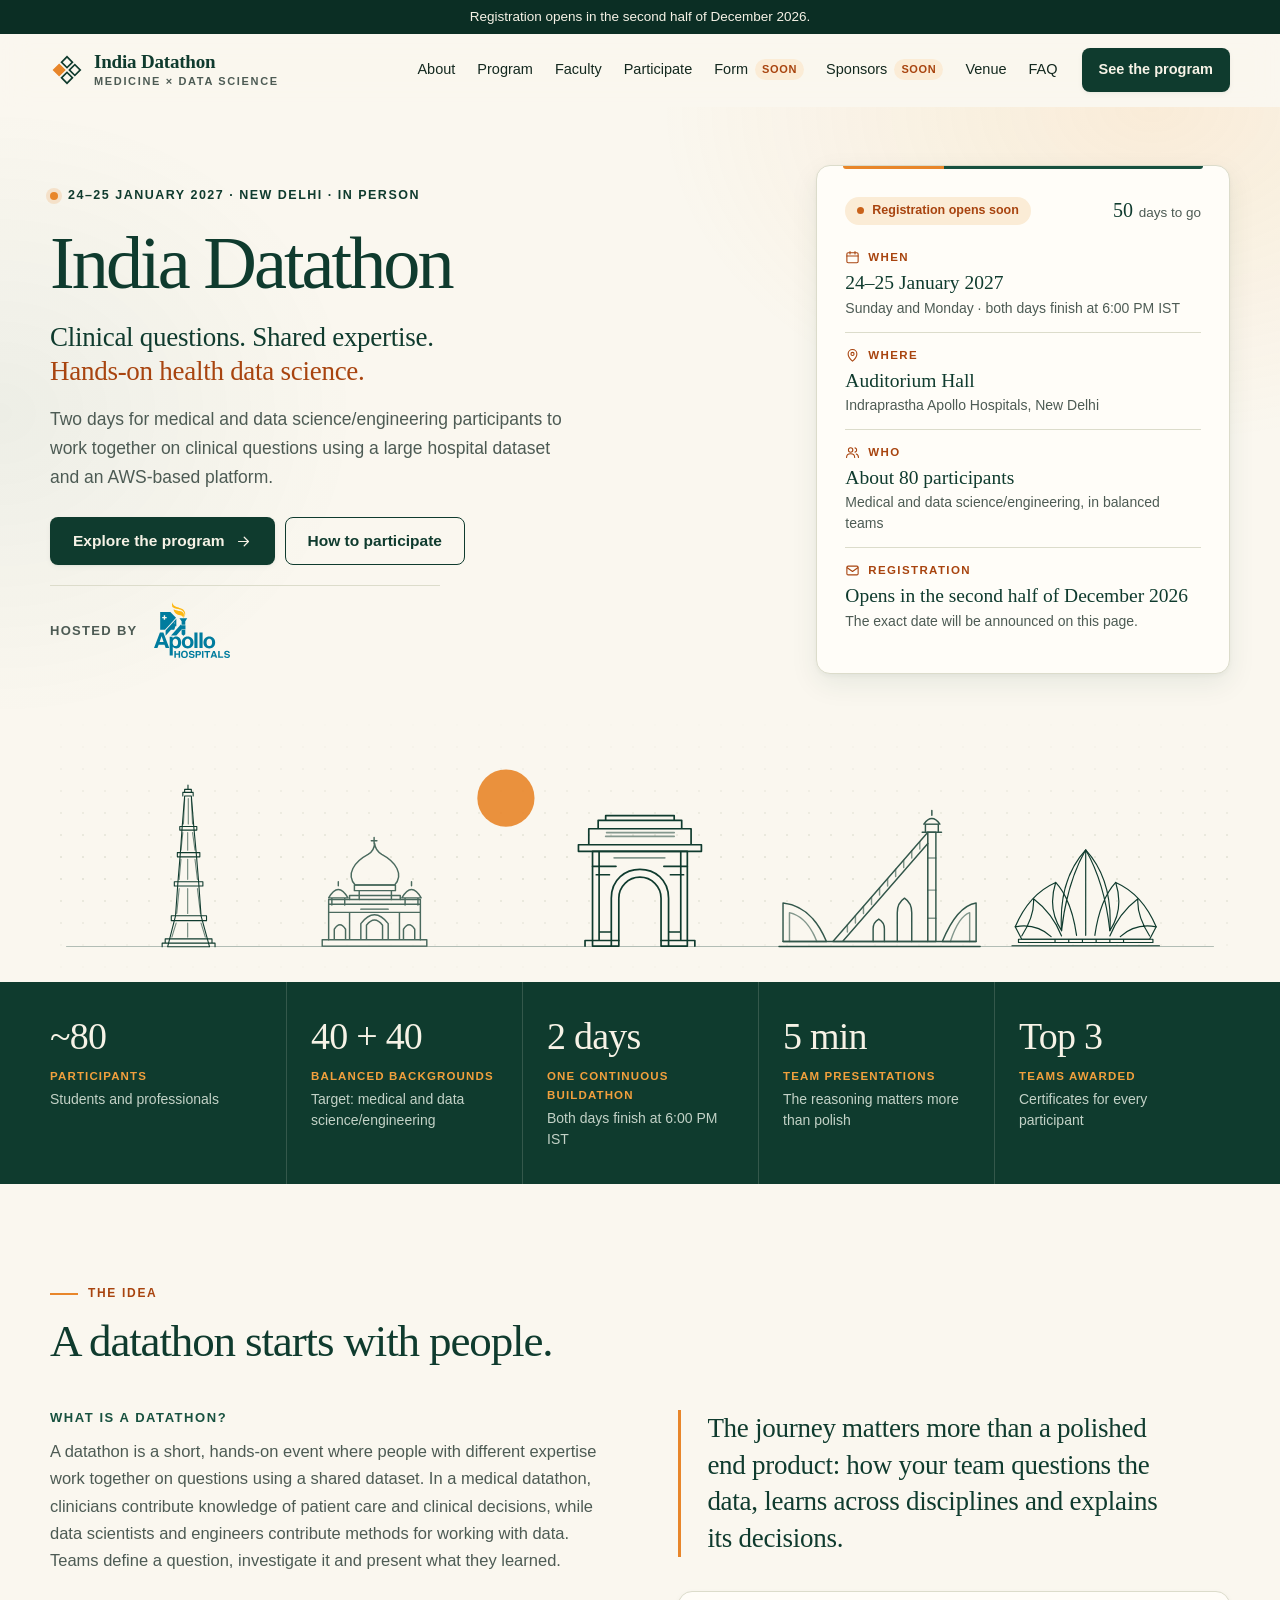
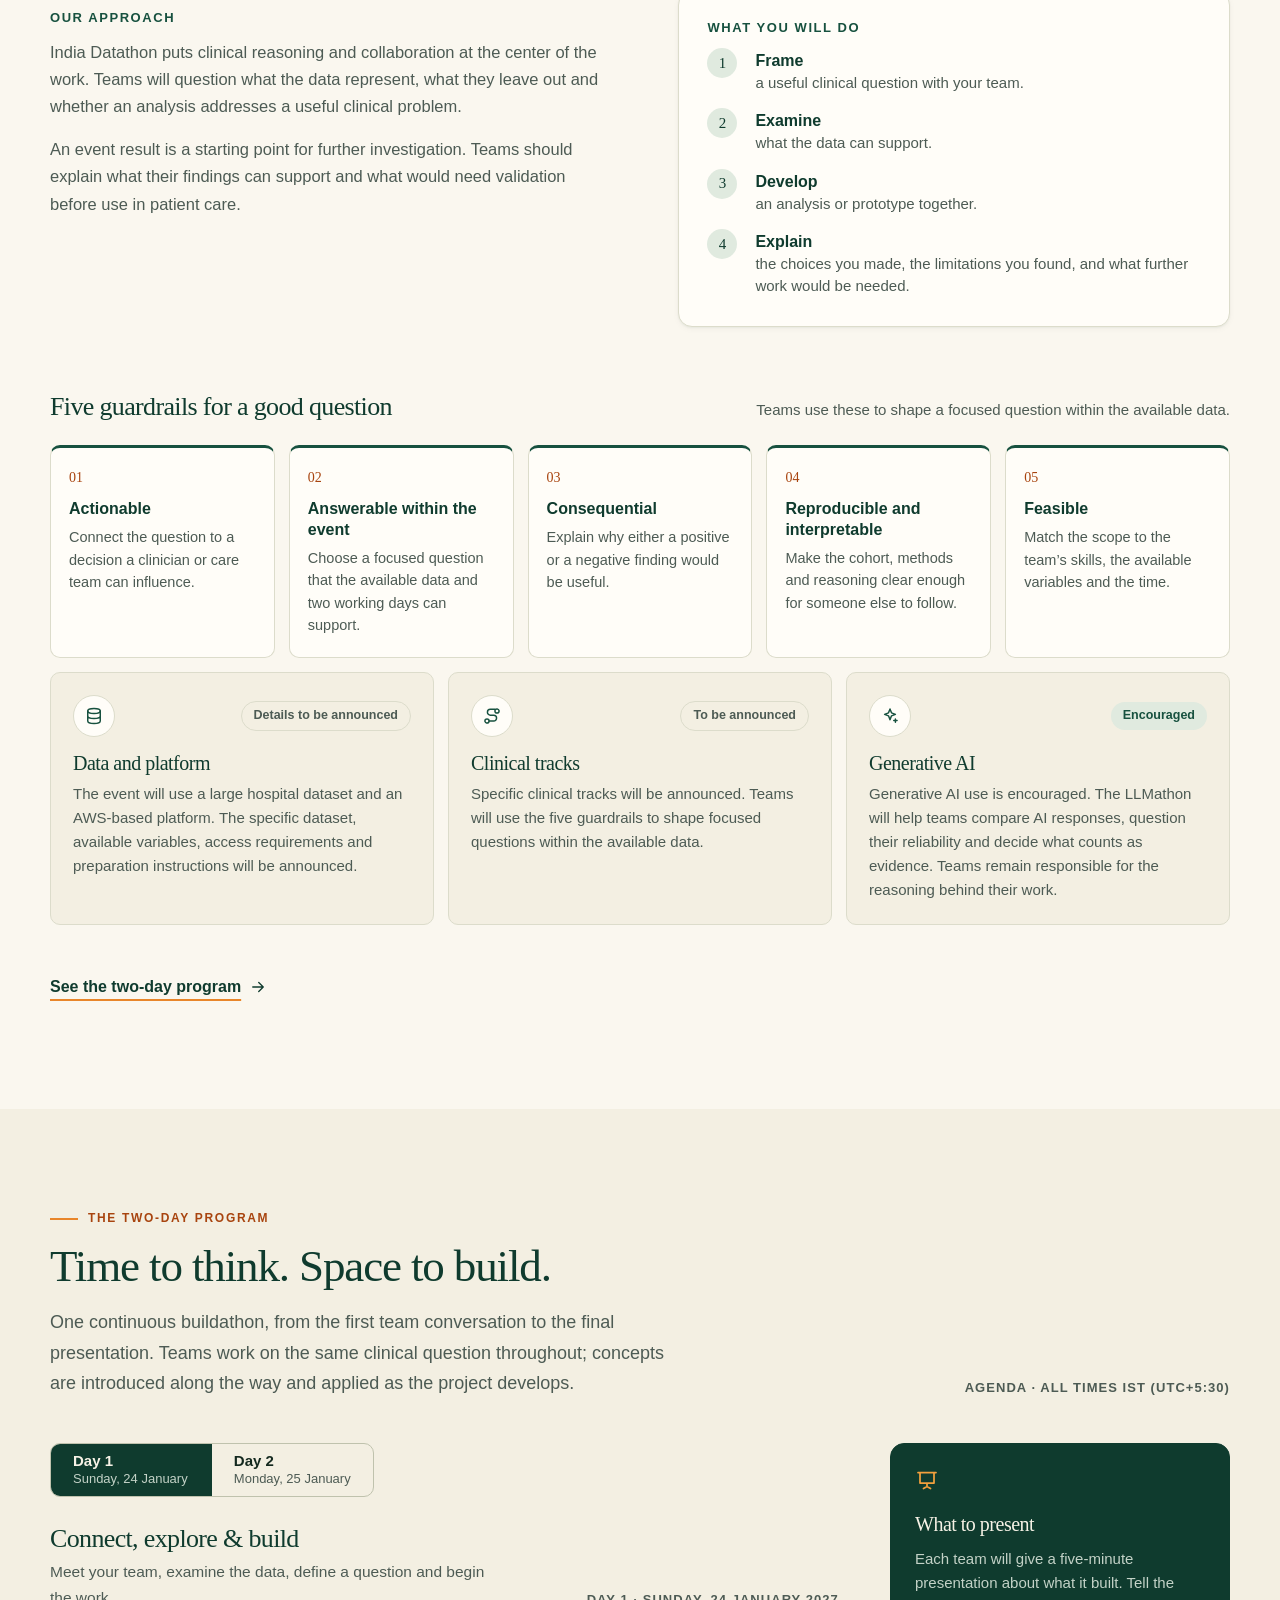
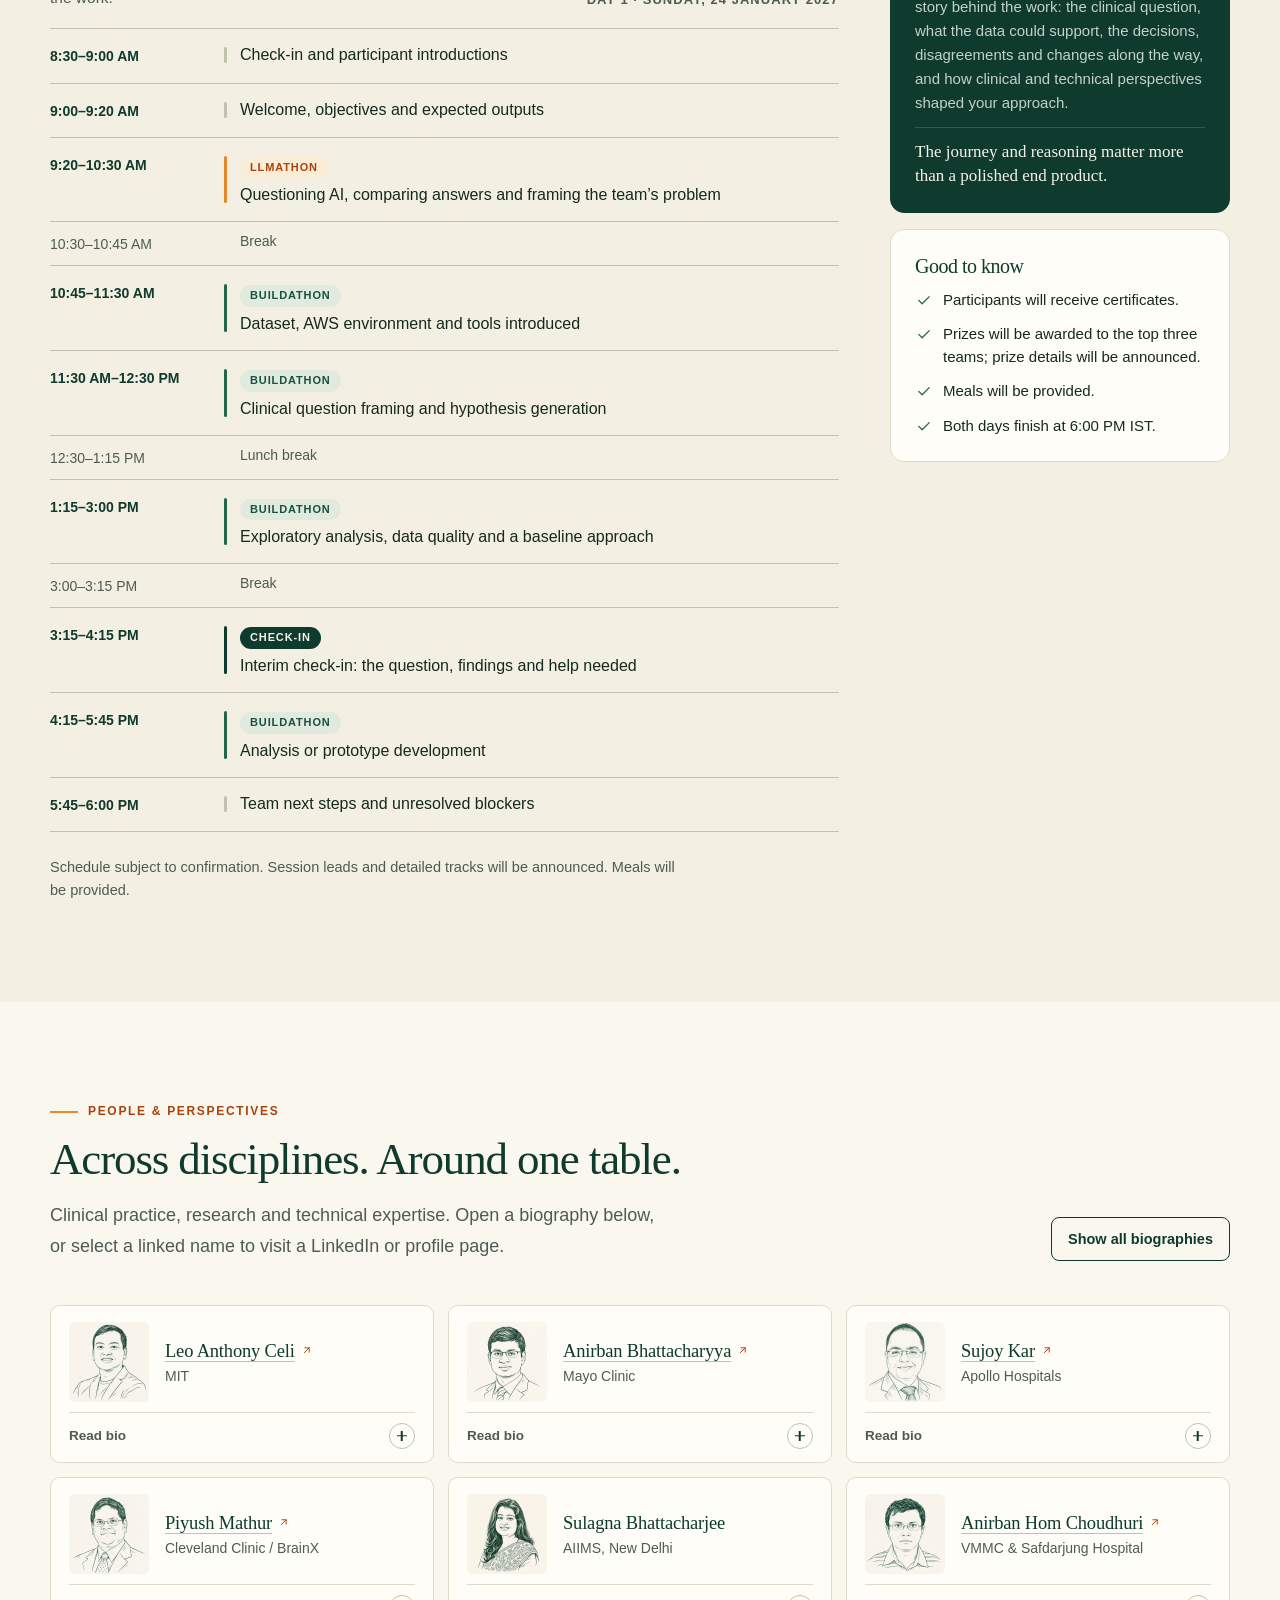
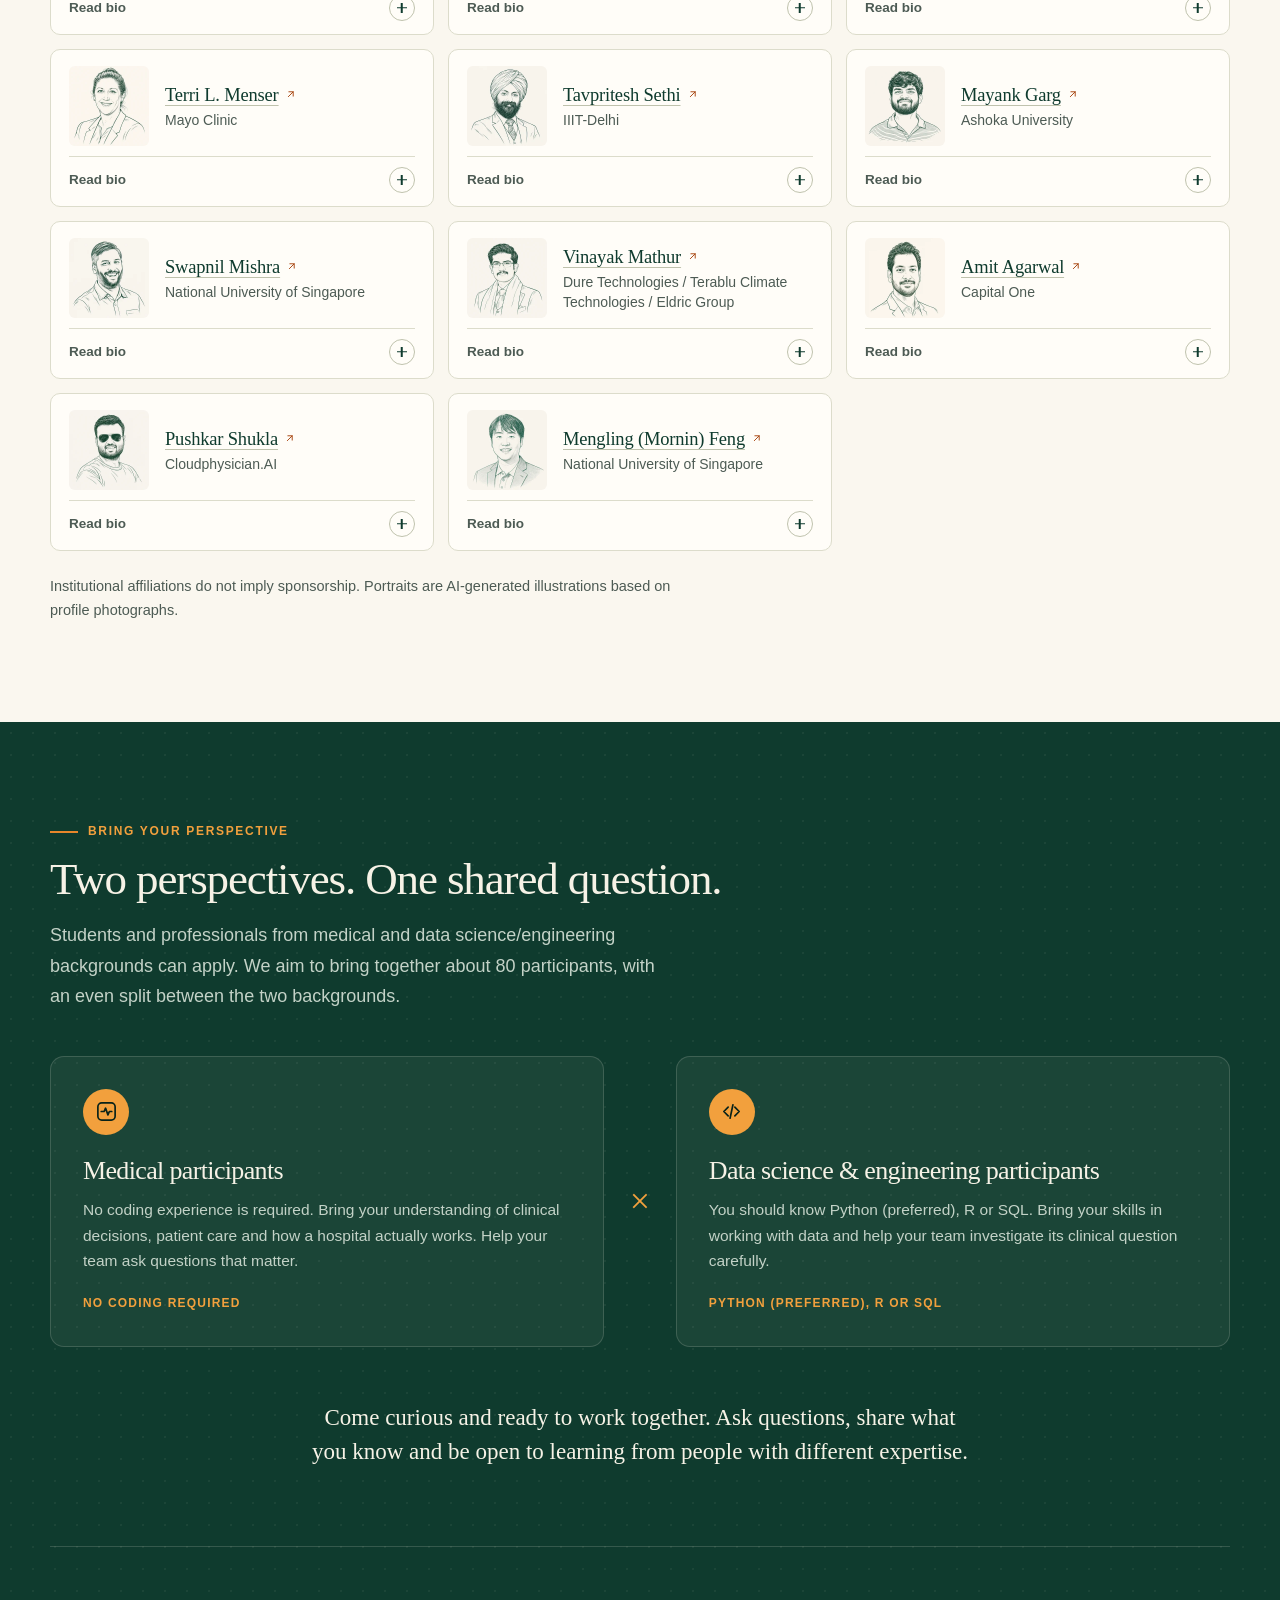
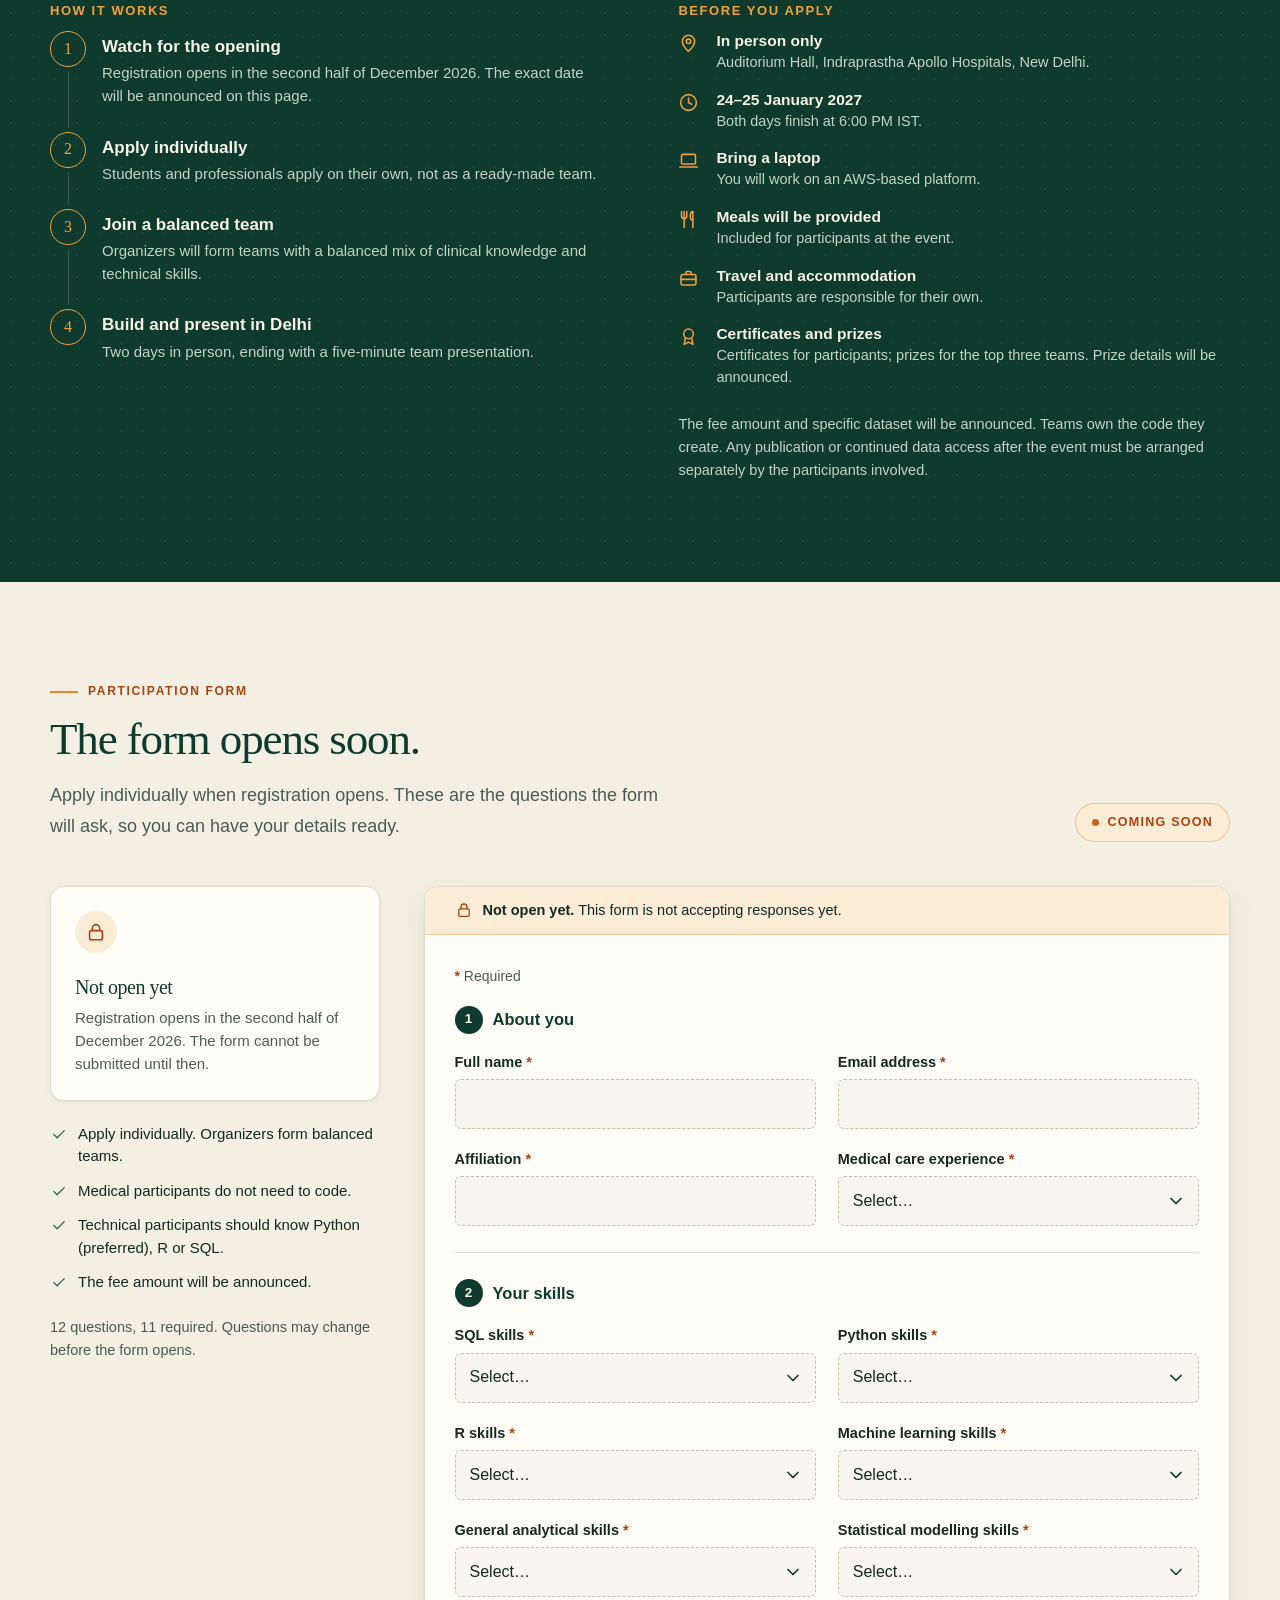
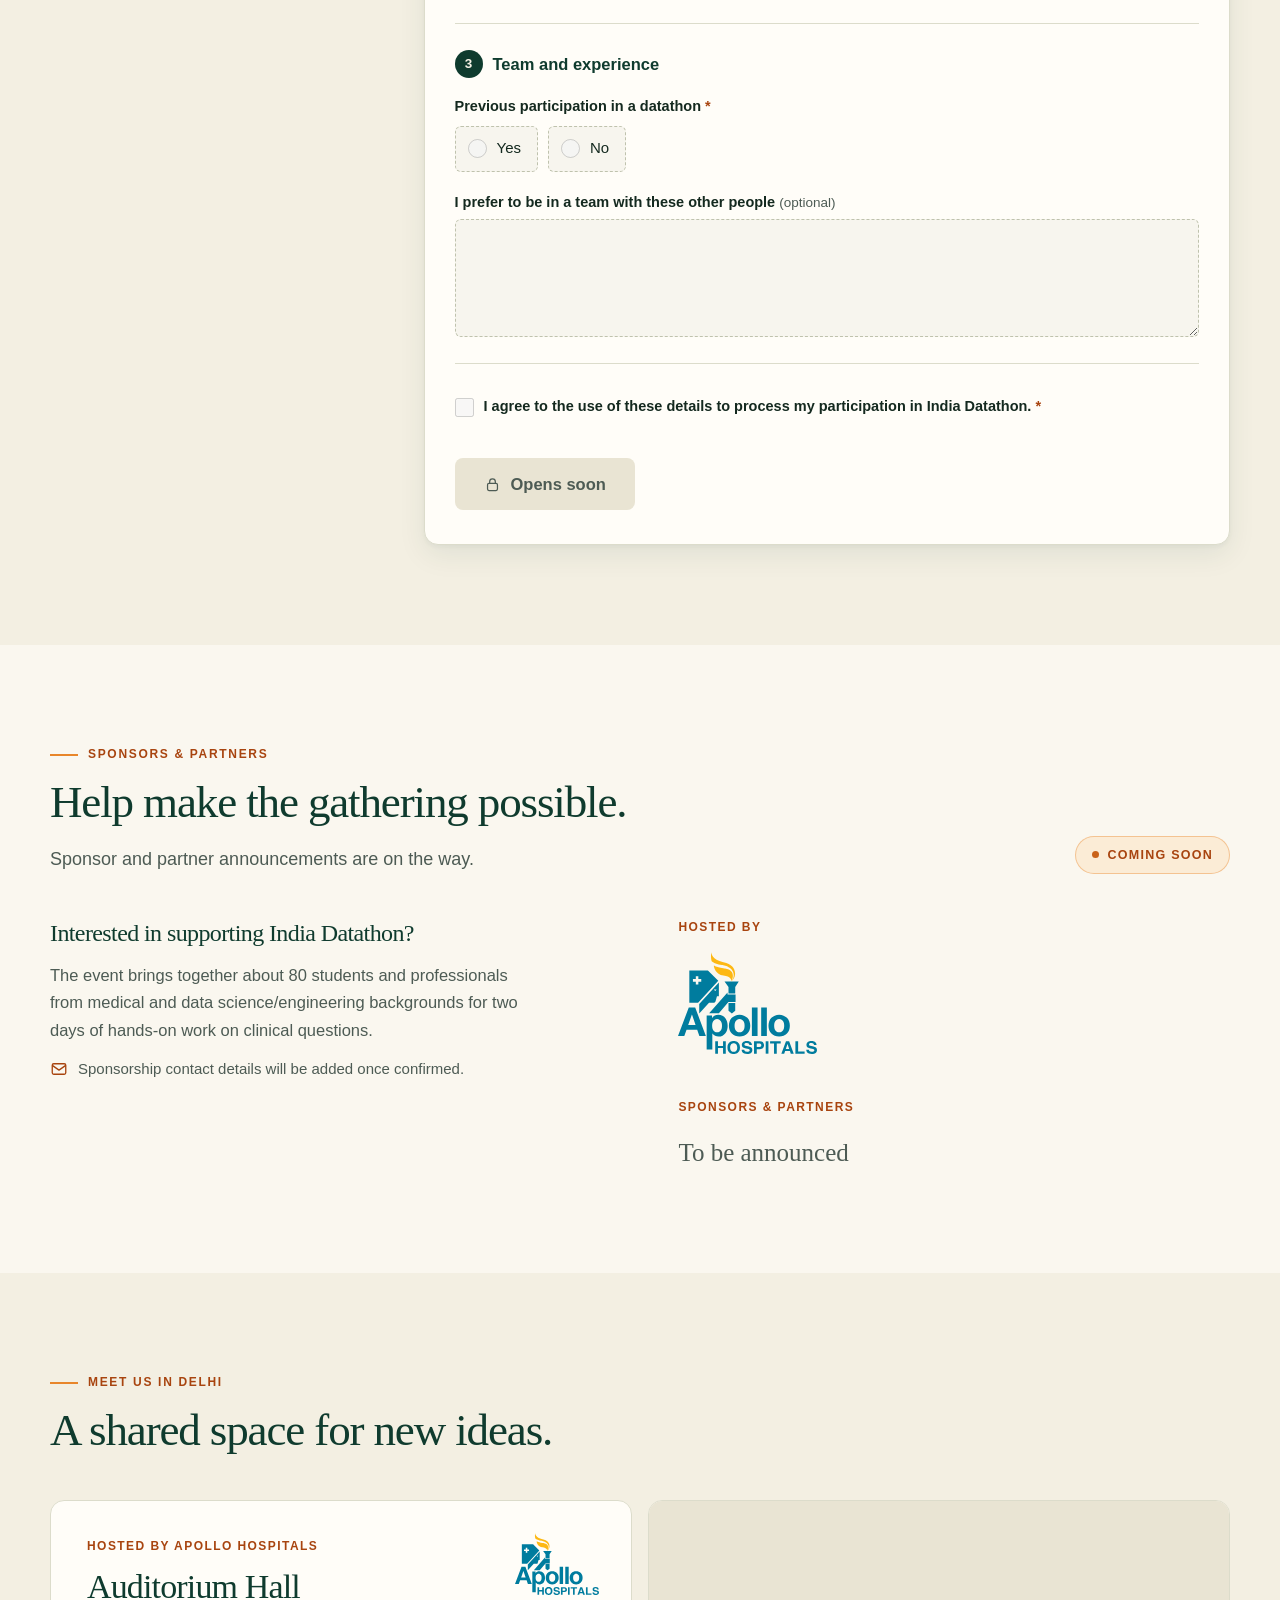
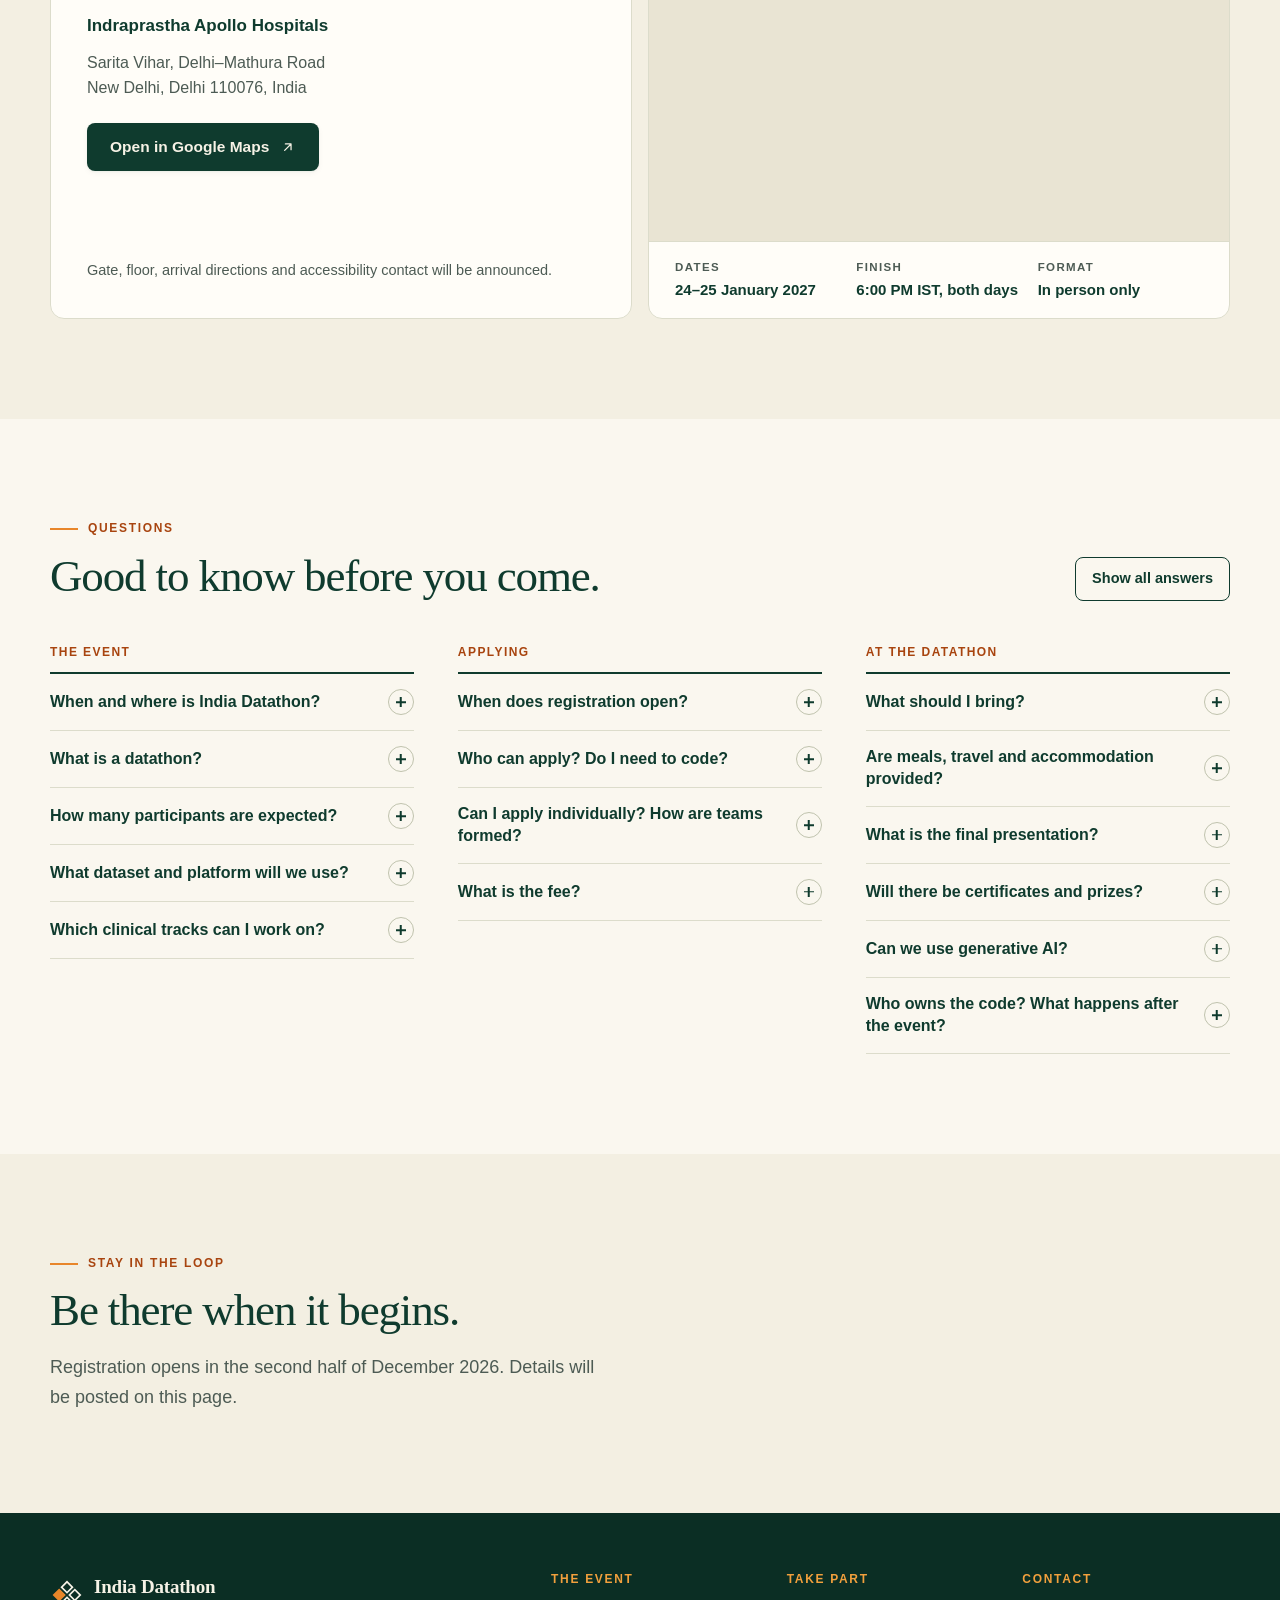
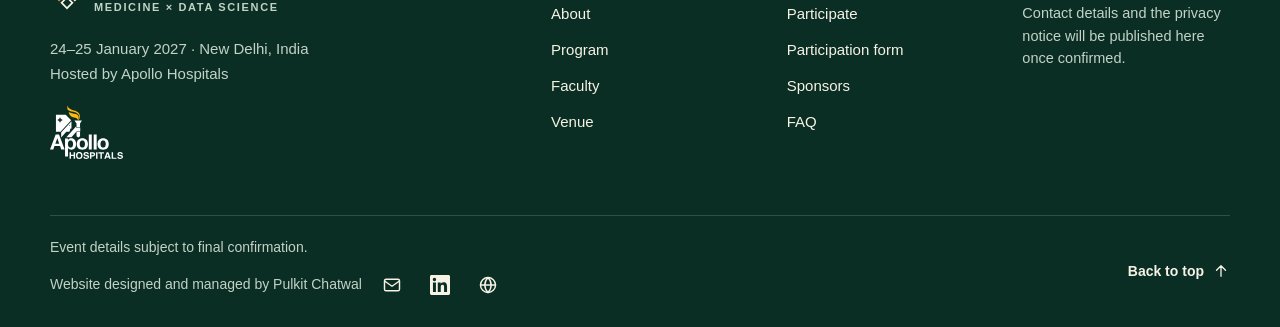
<file: site/index.html>
<!doctype html>
<html lang="en-IN" class="no-js">
<head>
  <meta charset="utf-8">
  <meta name="viewport" content="width=device-width, initial-scale=1">
  <title>India Datathon · 24–25 January 2027 · New Delhi</title>
  <meta name="description" content="India Datathon, 24–25 January 2027, Indraprastha Apollo Hospitals, New Delhi. Two days where clinicians and data scientists work together on clinical questions. Registration opens in the second half of December 2026.">
  
  <meta name="theme-color" content="#0f3b2e">
  <meta property="og:type" content="website">
  <meta property="og:site_name" content="India Datathon">
  <meta property="og:title" content="India Datathon · 24–25 January 2027 · New Delhi">
  <meta property="og:description" content="India Datathon, 24–25 January 2027, Indraprastha Apollo Hospitals, New Delhi. Two days where clinicians and data scientists work together on clinical questions. Registration opens in the second half of December 2026.">
  <link rel="canonical" href="https://pulkitchatwal.github.io/IndiaDatathon/">
  <meta property="og:url" content="https://pulkitchatwal.github.io/IndiaDatathon/">
  <meta property="og:image" content="https://pulkitchatwal.github.io/IndiaDatathon/site/assets/og-image.png">
  <meta property="og:image:width" content="1200">
  <meta property="og:image:height" content="630">
  <meta name="twitter:card" content="summary_large_image">
  <link rel="icon" href="assets/favicon.svg" type="image/svg+xml">
  <link rel="stylesheet" href="assets/css/site.css?v=f2c18022">
  <script>document.documentElement.className = 'js';</script>
  <script type="application/ld+json">{"@context": "https://schema.org", "@type": "Event", "name": "India Datathon", "description": "Two days for medical and data science/engineering participants to work together on clinical questions using a large hospital dataset and an AWS-based platform.", "startDate": "2027-01-24", "endDate": "2027-01-25", "eventAttendanceMode": "https://schema.org/OfflineEventAttendanceMode", "eventStatus": "https://schema.org/EventScheduled", "location": {"@type": "Place", "name": "Auditorium Hall, Indraprastha Apollo Hospitals", "address": {"@type": "PostalAddress", "streetAddress": "Sarita Vihar, Delhi–Mathura Road", "addressLocality": "New Delhi", "addressRegion": "Delhi", "postalCode": "110076", "addressCountry": "IN"}}}</script>
  <script type="application/ld+json">{"@context": "https://schema.org", "@type": "FAQPage", "mainEntity": [{"@type": "Question", "name": "When and where is India Datathon?", "acceptedAnswer": {"@type": "Answer", "text": "24–25 January 2027, at Indraprastha Apollo Hospitals in New Delhi. The event is in person only. Both days finish at 6:00 PM IST."}}, {"@type": "Question", "name": "What is a datathon?", "acceptedAnswer": {"@type": "Answer", "text": "A short, collaborative event where people with different expertise investigate questions using a shared dataset. At India Datathon, clinical and technical participants work together to frame a useful clinical question, examine the data and explain what their findings can support."}}, {"@type": "Question", "name": "How many participants are expected?", "acceptedAnswer": {"@type": "Answer", "text": "Approximately 80, with an even split between medical and data science/engineering backgrounds."}}, {"@type": "Question", "name": "What dataset and platform will we use?", "acceptedAnswer": {"@type": "Answer", "text": "A large hospital dataset and an AWS-based platform. The specific dataset is to be announced. Access requirements and preparation instructions will follow."}}, {"@type": "Question", "name": "Which clinical tracks can I work on?", "acceptedAnswer": {"@type": "Answer", "text": "Specific clinical tracks are to be announced. Questions will follow the five guardrails in About."}}, {"@type": "Question", "name": "When does registration open?", "acceptedAnswer": {"@type": "Answer", "text": "Registration opens in the second half of December 2026. The exact date will be announced on this page."}}, {"@type": "Question", "name": "Who can apply? Do I need to code?", "acceptedAnswer": {"@type": "Answer", "text": "Students and professionals from medical and data science/engineering backgrounds can apply. Medical participants do not need to code. Technical participants should know Python (preferred), R or SQL. Bring curiosity and a willingness to work with and learn from teammates with different expertise."}}, {"@type": "Question", "name": "Can I apply individually? How are teams formed?", "acceptedAnswer": {"@type": "Answer", "text": "Yes, apply as an individual. Organizers will form teams with a balanced mix of clinical knowledge and technical skills."}}, {"@type": "Question", "name": "What is the fee?", "acceptedAnswer": {"@type": "Answer", "text": "The fee amount is to be announced."}}, {"@type": "Question", "name": "What should I bring?", "acceptedAnswer": {"@type": "Answer", "text": "Please bring a laptop."}}, {"@type": "Question", "name": "Are meals, travel and accommodation provided?", "acceptedAnswer": {"@type": "Answer", "text": "Meals will be provided. Participants are responsible for their own travel and accommodation."}}, {"@type": "Question", "name": "What is the final presentation?", "acceptedAnswer": {"@type": "Answer", "text": "Each team will give a five-minute presentation about what it built. Tell the story behind the work: the clinical question, what the data could support, the decisions, disagreements and changes along the way, and how clinical and technical perspectives shaped your approach. The journey and reasoning matter more than a polished end product."}}, {"@type": "Question", "name": "Will there be certificates and prizes?", "acceptedAnswer": {"@type": "Answer", "text": "Participants will receive certificates. Prizes will be awarded to the top three teams; prize details will be announced."}}, {"@type": "Question", "name": "Can we use generative AI?", "acceptedAnswer": {"@type": "Answer", "text": "Yes. Generative AI use is encouraged. The LLMathon will help teams compare AI responses, question their reliability and decide what counts as evidence. Teams remain responsible for the reasoning behind their work."}}, {"@type": "Question", "name": "Who owns the code? What happens after the event?", "acceptedAnswer": {"@type": "Answer", "text": "Teams own the code they create. Any publication or continued data access after the event must be arranged separately by the participants involved."}}]}</script>
</head>
<body data-registration="upcoming" data-signup="off" data-event-start="2027-01-24" data-event-end="2027-01-25">
<a class="skip-link" href="#main">Skip to content</a>

<div class="topbar"><p class="wrap"><span>Registration opens in the second half of December 2026.</span></p></div>

<header class="site-header" data-header>
  <div class="wrap header-inner">
    <a class="brand" href="#home" aria-label="India Datathon, back to top">
      <svg class="brand-mark" viewBox="0 0 40 40" aria-hidden="true" focusable="false"><g transform="translate(20 20) rotate(-45) translate(-11 -11)" stroke="currentColor" stroke-width="2" fill="none"><rect class="brand-mark-accent" width="9" height="9"/><rect x="13" width="9" height="9"/><rect y="13" width="9" height="9"/><rect x="13" y="13" width="9" height="9"/></g></svg>
      <span class="brand-text">India Datathon<small>Medicine × Data Science</small></span>
    </a>
    <button class="menu-toggle" type="button" aria-expanded="false" aria-controls="site-nav">
      <span class="menu-icon" aria-hidden="true"><i></i><i></i><i></i></span>
      <span class="menu-label">Menu</span>
    </button>
    <nav class="site-nav" id="site-nav" aria-label="Main">
      <ul><li><a href="#about">About</a></li><li><a href="#program">Program</a></li><li><a href="#faculty">Faculty</a></li><li><a href="#participate">Participate</a></li><li><a href="#apply">Form<span class="soon">Soon</span></a></li><li><a href="#sponsors">Sponsors<span class="soon">Soon</span></a></li><li><a href="#visit">Venue</a></li><li><a href="#faq">FAQ</a></li></ul><a class="btn btn-primary btn-small nav-cta" href="#program">See the program</a>
    </nav>
  </div>
</header>

<main id="main">

  <!-- ============ HERO ============ -->
  <section class="hero" id="home" aria-labelledby="hero-title">
    <div class="wrap hero-grid">
      <div class="hero-copy">
        <p class="eyebrow"><span class="eyebrow-dot" aria-hidden="true"></span>24–25 January 2027 · New Delhi · In person</p>
        <h1 id="hero-title">India Datathon</h1>
        <p class="hero-tagline"><span>Clinical questions.</span> <span>Shared expertise.</span> <em>Hands-on health data science.</em></p>
        <p class="hero-intro">Two days for medical and data science/engineering participants to work together on clinical questions using a large hospital dataset and an AWS-based platform.</p>
        <div class="hero-actions"><a class="btn btn-primary" href="#program">Explore the program <svg class="icon" viewBox="0 0 24 24" width="24" height="24" fill="none" stroke="currentColor" stroke-width="1.75" stroke-linecap="round" stroke-linejoin="round" aria-hidden="true" focusable="false"><path d="M5 12h14M13 6l6 6-6 6"/></svg></a><a class="btn btn-ghost" href="#participate">How to participate</a></div>
        <p class="hero-host hero-host-logo"><span>Hosted by</span><img class="host-logo" src="assets/logos/apollo-hospitals.svg" alt="Apollo Hospitals" width="72" height="53" decoding="async"></p>
      </div>

      <aside class="event-card" aria-label="Event details">
        <div class="event-card-top">
          <span class="pill pill-soon"><span class="pill-dot" aria-hidden="true"></span>Registration opens soon</span>
          <p class="countdown" data-countdown hidden><strong data-countdown-value></strong> <span data-countdown-label></span></p>
        </div>
        <dl class="event-facts">
          <div>
            <dt><svg class="icon" viewBox="0 0 24 24" width="24" height="24" fill="none" stroke="currentColor" stroke-width="1.75" stroke-linecap="round" stroke-linejoin="round" aria-hidden="true" focusable="false"><rect x="3" y="4.5" width="18" height="16" rx="2"/><path d="M3 9.5h18M8 2.5v4M16 2.5v4"/></svg><span>When</span></dt>
            <dd><strong>24–25 January 2027</strong><span>Sunday and Monday · both days finish at 6:00 PM IST</span></dd>
          </div>
          <div>
            <dt><svg class="icon" viewBox="0 0 24 24" width="24" height="24" fill="none" stroke="currentColor" stroke-width="1.75" stroke-linecap="round" stroke-linejoin="round" aria-hidden="true" focusable="false"><path d="M12 21s-7-6.1-7-11.5a7 7 0 0 1 14 0C19 14.9 12 21 12 21z"/><circle cx="12" cy="9.5" r="2.5"/></svg><span>Where</span></dt>
            <dd><strong>Auditorium Hall</strong><span>Indraprastha Apollo Hospitals, New Delhi</span></dd>
          </div>
          <div>
            <dt><svg class="icon" viewBox="0 0 24 24" width="24" height="24" fill="none" stroke="currentColor" stroke-width="1.75" stroke-linecap="round" stroke-linejoin="round" aria-hidden="true" focusable="false"><circle cx="9" cy="8" r="3.5"/><path d="M2.5 20c0-3.6 2.9-6 6.5-6s6.5 2.4 6.5 6M16 4.6a3.5 3.5 0 0 1 0 6.8M18 14.3c2.2 .7 3.5 2.6 3.5 5.7"/></svg><span>Who</span></dt>
            <dd><strong>About 80 participants</strong><span>Medical and data science/engineering, in balanced teams</span></dd>
          </div>
          <div>
            <dt><svg class="icon" viewBox="0 0 24 24" width="24" height="24" fill="none" stroke="currentColor" stroke-width="1.75" stroke-linecap="round" stroke-linejoin="round" aria-hidden="true" focusable="false"><rect x="3" y="5" width="18" height="14" rx="2"/><path d="m3.5 7.5 8.5 6 8.5-6"/></svg><span>Registration</span></dt>
            <dd><strong>Opens in the second half of December 2026</strong><span>The exact date will be announced on this page.</span></dd>
          </div>
        </dl>
      </aside>
    </div>

    <div class="wrap">
      <div class="skyline" role="img" aria-label="Line drawing of a Delhi skyline with five landmarks and a saffron sun">
        <svg class="skyline-art skyline-desktop" viewBox="0 0 1320 300" preserveAspectRatio="xMidYMid meet" aria-hidden="true" focusable="false"><circle class="art-sun" cx="510" cy="94" r="32" /><path d="M18 260H1302" stroke="currentColor" stroke-opacity=".3" stroke-width="1.2" /><g data-landmark="qutb" transform="translate(86 34) scale(.68)"><g stroke="currentColor" stroke-width="1.8" stroke-linejoin="round" stroke-linecap="round" fill="none"><path class="art-fill" d="M67 333L80 282L84 226L88 178L91 135L95 85H106L110 135L114 178L118 226L122 282L136 333Z" /><path d="M58 333V327H145V333M63 327V320H140V327M92 85V79H109V85M95 79V74H106V79M100.5 67V74M87 135H115V141H87ZM83 178H120V185H83ZM78 226H125V233H78ZM73 282H131V290H73Z" /><path d="M95 89L93 131M101 89V131M106 89L108 131M92 145L89 174M100 145V174M108 145L112 174M89 189L86 222M100 189V222M112 189L116 222M86 237L82 278M100 237V278M116 237L121 278M81 294L74 317M100 294V317M122 294L129 317" opacity=".6" /></g></g><g data-landmark="humayun" transform="translate(12 -40) scale(.9)" opacity=".75"><g stroke="currentColor" stroke-width="1.8" stroke-linejoin="round" stroke-linecap="round" fill="none"><path class="art-fill" d="M325 333V325H333V281H447V325H455V333ZM333 281V275H447V281" /><path class="art-fill" d="M366 257C354 244 365 228 382 219Q390 214 390 205Q391 214 399 219C416 228 427 244 415 257Z" /><path d="M365 257H416V264H365ZM371 264V275M411 264V275M359 275V270H422V275M389.5 198V205M386 202H393M333 273Q345 252 357 273ZM337 273V282M353 273V282M345 258V253M424 273Q436 252 448 273ZM428 273V282M444 273V282M436 258V253M373 325V305Q390 283 407 305V325M380 325V307Q390 294 400 307V325M340 325V312Q347 301 354 312V325M426 325V312Q433 301 440 312V325M333 291H447M333 325H447M359 291V325M421 291V325M373 287H407" /></g></g><g data-landmark="gate" transform="translate(420 -90) scale(1.05)"><g stroke="currentColor" stroke-width="1.8" stroke-linejoin="round" stroke-linecap="round" fill="none"><path class="art-fill" d="M178 333V232H279V333H251V282A22.5 22.5 0 0 0 206 282V333Z" /><path d="M163 225H294V232H163ZM174 208H283V225H174ZM184 199H273V208H184ZM192 194H265V199H192ZM170 333V327H206M251 327H287V333M185 232V326M272 232V326M198 333V282C198 241 259 241 259 282V333M178 248H203M254 248H279M182 257H196M261 257H275M186 318H197M260 318H271" /><path d="M193 212H265M192 216H265M201 239H255" opacity=".5" /></g></g><g data-landmark="jantar" transform="translate(811 62) scale(.9)" opacity=".85"><g stroke="currentColor" stroke-width="1.8" stroke-linejoin="round" stroke-linecap="round" fill="none"><path class="art-fill" d="M10 214V166Q46 170 64 214ZM250 214V166Q226 170 208 214Z" /><path class="art-fill" d="M72 214L190 78V214Z" /><path class="art-fill" d="M190 78H200V214H190Z" /><path d="M5 220H255M10 214H250M84 214L190 92" /><path d="M183 78H207M187 78V68H203V78M195 57V51" /><path class="art-fill" d="M185 68Q195 54 205 68Z" /><path d="M152 214V178Q152 166 161 160Q170 166 170 178V214M122 214V198Q122 190 129 186Q136 190 136 198V214" /><path d="M90 193v9M100 182v9M110 170v9M120 159v9M130 147v9M140 136v9M150 124v9M160 113v9M170 101v9M180 90v9" opacity=".6" /><path d="M18 214V178Q40 183 52 214M242 214V178Q228 183 218 214M190 110H200M190 150H200M190 185H200" opacity=".6" /></g></g><g data-landmark="lotus" transform="translate(1071 95) scale(.73)"><g stroke="currentColor" stroke-width="1.8" stroke-linejoin="round" stroke-linecap="round" fill="none"><path class="art-fill" d="M12 196Q33 146 74 128Q61 169 83 202Q78 124 120 78Q162 124 157 202Q179 169 166 128Q207 146 228 196L218 215H22Z" /><path d="M83 202Q91 129 120 78Q149 129 157 202M22 210Q42 179 40 153Q69 175 83 210M157 210Q171 175 200 153Q198 179 218 210M12 196Q44 190 67 211M228 196Q196 190 173 211M74 128Q98 154 106 209M166 128Q142 154 134 209M120 78V209" /><path d="M17 215H223V220H17ZM7 225H233M73 215V220M94 215V220M115 215V220M136 215V220M157 215V220M178 215V220" /></g></g></svg>
        <svg class="skyline-art skyline-mobile" viewBox="0 0 600 360" preserveAspectRatio="xMidYMid meet" aria-hidden="true" focusable="false"><circle class="art-sun" cx="190" cy="62" r="24" /><path d="M30 176H570M70 344H550" stroke="currentColor" stroke-opacity=".3" stroke-width="1.5" fill="none" /><g data-landmark="qutb" transform="translate(44.175 -11.15) scale(.55)" data-row="1"><g stroke="currentColor" stroke-width="1.8" stroke-linejoin="round" stroke-linecap="round" fill="none"><path class="art-fill" d="M67 333L80 282L84 226L88 178L91 135L95 85H106L110 135L114 178L118 226L122 282L136 333Z" vector-effect="non-scaling-stroke" stroke-width="1.1" /><path d="M58 333V327H145V333M63 327V320H140V327M92 85V79H109V85M95 79V74H106V79M100.5 67V74M87 135H115V141H87ZM83 178H120V185H83ZM78 226H125V233H78ZM73 282H131V290H73Z" vector-effect="non-scaling-stroke" stroke-width="1.1" /><path d="M95 89L93 131M101 89V131M106 89L108 131M92 145L89 174M100 145V174M108 145L112 174M89 189L86 222M100 189V222M112 189L116 222M86 237L82 278M100 237V278M116 237L121 278M81 294L74 317M100 294V317M122 294L129 317" opacity=".6" vector-effect="non-scaling-stroke" stroke-width="1.1" /></g></g><g data-landmark="gate" transform="translate(103.49 -114.38) scale(.86)" data-row="1"><g stroke="currentColor" stroke-width="1.8" stroke-linejoin="round" stroke-linecap="round" fill="none"><path class="art-fill" d="M178 333V232H279V333H251V282A22.5 22.5 0 0 0 206 282V333Z" vector-effect="non-scaling-stroke" stroke-width="1.1" /><path d="M163 225H294V232H163ZM174 208H283V225H174ZM184 199H273V208H184ZM192 194H265V199H192ZM170 333V327H206M251 327H287V333M185 232V326M272 232V326M198 333V282C198 241 259 241 259 282V333M178 248H203M254 248H279M182 257H196M261 257H275M186 318H197M260 318H271" vector-effect="non-scaling-stroke" stroke-width="1.1" /><path d="M193 212H265M192 216H265M201 239H255" opacity=".5" vector-effect="non-scaling-stroke" stroke-width="1.1" /></g></g><g data-landmark="humayun" transform="translate(180.2 -101.06) scale(.82)" opacity="0.75" data-row="1"><g stroke="currentColor" stroke-width="1.8" stroke-linejoin="round" stroke-linecap="round" fill="none"><path class="art-fill" d="M325 333V325H333V281H447V325H455V333ZM333 281V275H447V281" vector-effect="non-scaling-stroke" stroke-width="1.1" /><path class="art-fill" d="M366 257C354 244 365 228 382 219Q390 214 390 205Q391 214 399 219C416 228 427 244 415 257Z" vector-effect="non-scaling-stroke" stroke-width="1.1" /><path d="M365 257H416V264H365ZM371 264V275M411 264V275M359 275V270H422V275M389.5 198V205M386 202H393M333 273Q345 252 357 273ZM337 273V282M353 273V282M345 258V253M424 273Q436 252 448 273ZM428 273V282M444 273V282M436 258V253M373 325V305Q390 283 407 305V325M380 325V307Q390 294 400 307V325M340 325V312Q347 301 354 312V325M426 325V312Q433 301 440 312V325M333 291H447M333 325H447M359 291V325M421 291V325M373 287H407" vector-effect="non-scaling-stroke" stroke-width="1.1" /></g></g><g data-landmark="jantar" transform="translate(86 164) scale(.8)" opacity="0.8" data-row="2"><g stroke="currentColor" stroke-width="1.8" stroke-linejoin="round" stroke-linecap="round" fill="none"><path class="art-fill" d="M10 214V166Q46 170 64 214ZM250 214V166Q226 170 208 214Z" vector-effect="non-scaling-stroke" stroke-width="1.1" /><path class="art-fill" d="M72 214L190 78V214Z" vector-effect="non-scaling-stroke" stroke-width="1.1" /><path class="art-fill" d="M190 78H200V214H190Z" vector-effect="non-scaling-stroke" stroke-width="1.1" /><path d="M5 220H255M10 214H250M84 214L190 92" vector-effect="non-scaling-stroke" stroke-width="1.1" /><path d="M183 78H207M187 78V68H203V78M195 57V51" vector-effect="non-scaling-stroke" stroke-width="1.1" /><path class="art-fill" d="M185 68Q195 54 205 68Z" vector-effect="non-scaling-stroke" stroke-width="1.1" /><path d="M152 214V178Q152 166 161 160Q170 166 170 178V214M122 214V198Q122 190 129 186Q136 190 136 198V214" vector-effect="non-scaling-stroke" stroke-width="1.1" /><path d="M90 193v9M100 182v9M110 170v9M120 159v9M130 147v9M140 136v9M150 124v9M160 113v9M170 101v9M180 90v9" opacity=".6" vector-effect="non-scaling-stroke" stroke-width="1.1" /><path d="M18 214V178Q40 183 52 214M242 214V178Q228 183 218 214M190 110H200M190 150H200M190 185H200" opacity=".6" vector-effect="non-scaling-stroke" stroke-width="1.1" /></g></g><g data-landmark="lotus" transform="translate(329 160) scale(.8)" data-row="2"><g stroke="currentColor" stroke-width="1.8" stroke-linejoin="round" stroke-linecap="round" fill="none"><path class="art-fill" d="M12 196Q33 146 74 128Q61 169 83 202Q78 124 120 78Q162 124 157 202Q179 169 166 128Q207 146 228 196L218 215H22Z" vector-effect="non-scaling-stroke" stroke-width="1.1" /><path d="M83 202Q91 129 120 78Q149 129 157 202M22 210Q42 179 40 153Q69 175 83 210M157 210Q171 175 200 153Q198 179 218 210M12 196Q44 190 67 211M228 196Q196 190 173 211M74 128Q98 154 106 209M166 128Q142 154 134 209M120 78V209" vector-effect="non-scaling-stroke" stroke-width="1.1" /><path d="M17 215H223V220H17ZM7 225H233M73 215V220M94 215V220M115 215V220M136 215V220M157 215V220M178 215V220" vector-effect="non-scaling-stroke" stroke-width="1.1" /></g></g></svg>
      </div>
    </div>
  </section>

  <!-- ============ KEY FACTS ============ -->
  <section class="stats" aria-label="The event at a glance">
    <div class="wrap">
      <ul class="stats-grid">
        <li><strong>~80</strong><span class="stat-label">participants</span><span class="stat-detail">Students and professionals</span></li><li><strong>40 + 40</strong><span class="stat-label">balanced backgrounds</span><span class="stat-detail">Target: medical and data science/engineering</span></li><li><strong>2 days</strong><span class="stat-label">one continuous buildathon</span><span class="stat-detail">Both days finish at 6:00 PM IST</span></li><li><strong>5 min</strong><span class="stat-label">team presentations</span><span class="stat-detail">The reasoning matters more than polish</span></li><li><strong>Top 3</strong><span class="stat-label">teams awarded</span><span class="stat-detail">Certificates for every participant</span></li>
      </ul>
    </div>
  </section>

  <!-- ============ ABOUT ============ -->
  <section class="section" id="about" aria-labelledby="about-title">
    <div class="wrap">
      <header class="section-head">
        <p class="kicker">The idea</p>
        <h2 id="about-title">A datathon starts with people.</h2>
      </header>

      <div class="about-grid">
        <div class="prose reveal">
          <h3 class="h-small">What is a datathon?</h3>
          <p>A datathon is a short, hands-on event where people with different expertise work together on questions using a shared dataset. In a medical datathon, clinicians contribute knowledge of patient care and clinical decisions, while data scientists and engineers contribute methods for working with data. Teams define a question, investigate it and present what they learned.</p>
          <h3 class="h-small">Our approach</h3>
          <p>India Datathon puts clinical reasoning and collaboration at the center of the work. Teams will question what the data represent, what they leave out and whether an analysis addresses a useful clinical problem.</p>
          <p>An event result is a starting point for further investigation. Teams should explain what their findings can support and what would need validation before use in patient care.</p>
        </div>

        <div class="reveal">
          <blockquote class="pullquote">
            <p>The journey matters more than a polished end product: how your team questions the data, learns across disciplines and explains its decisions.</p>
          </blockquote>
          <div class="do-card">
            <h3 class="h-small">What you will do</h3>
            <ol class="do-steps">
              <li><strong>Frame</strong><span>a useful clinical question with your team.</span></li>
              <li><strong>Examine</strong><span>what the data can support.</span></li>
              <li><strong>Develop</strong><span>an analysis or prototype together.</span></li>
              <li><strong>Explain</strong><span>the choices you made, the limitations you found, and what further work would be needed.</span></li>
            </ol>
          </div>
        </div>
      </div>

      <div class="guardrails reveal">
        <div class="guardrails-head">
          <h3>Five guardrails for a good question</h3>
          <p>Teams use these to shape a focused question within the available data.</p>
        </div>
        <ol class="guardrail-list">
          <li><span class="num" aria-hidden="true">01</span><h4>Actionable</h4><p>Connect the question to a decision a clinician or care team can influence.</p></li>
          <li><span class="num" aria-hidden="true">02</span><h4>Answerable within the event</h4><p>Choose a focused question that the available data and two working days can support.</p></li>
          <li><span class="num" aria-hidden="true">03</span><h4>Consequential</h4><p>Explain why either a positive or a negative finding would be useful.</p></li>
          <li><span class="num" aria-hidden="true">04</span><h4>Reproducible and interpretable</h4><p>Make the cohort, methods and reasoning clear enough for someone else to follow.</p></li>
          <li><span class="num" aria-hidden="true">05</span><h4>Feasible</h4><p>Match the scope to the team’s skills, the available variables and the time.</p></li>
        </ol>
      </div>

      <div class="info-cards reveal">
        <article class="info-card">
          <div class="info-card-top"><svg class="icon" viewBox="0 0 24 24" width="24" height="24" fill="none" stroke="currentColor" stroke-width="1.75" stroke-linecap="round" stroke-linejoin="round" aria-hidden="true" focusable="false"><ellipse cx="12" cy="6" rx="7.5" ry="3"/><path d="M4.5 6v6c0 1.7 3.4 3 7.5 3s7.5-1.3 7.5-3V6M4.5 12v6c0 1.7 3.4 3 7.5 3s7.5-1.3 7.5-3v-6"/></svg><span class="pill pill-tba">Details to be announced</span></div>
          <h3>Data and platform</h3>
          <p>The event will use a large hospital dataset and an AWS-based platform. The specific dataset, available variables, access requirements and preparation instructions will be announced.</p>
        </article>
        <article class="info-card">
          <div class="info-card-top"><svg class="icon" viewBox="0 0 24 24" width="24" height="24" fill="none" stroke="currentColor" stroke-width="1.75" stroke-linecap="round" stroke-linejoin="round" aria-hidden="true" focusable="false"><circle cx="6" cy="18" r="2.5"/><circle cx="18" cy="6" r="2.5"/><path d="M8.5 18H14a3.5 3.5 0 0 0 0-7h-4a3.5 3.5 0 0 1 0-7h5.5"/></svg><span class="pill pill-tba">To be announced</span></div>
          <h3>Clinical tracks</h3>
          <p>Specific clinical tracks will be announced. Teams will use the five guardrails to shape focused questions within the available data.</p>
        </article>
        <article class="info-card">
          <div class="info-card-top"><svg class="icon" viewBox="0 0 24 24" width="24" height="24" fill="none" stroke="currentColor" stroke-width="1.75" stroke-linecap="round" stroke-linejoin="round" aria-hidden="true" focusable="false"><path d="m12 3.5 1.8 4.7 4.7 1.8-4.7 1.8L12 16.5l-1.8-4.7L5.5 10l4.7-1.8zM18.5 15.5v4M16.5 17.5h4"/></svg><span class="pill pill-yes">Encouraged</span></div>
          <h3>Generative AI</h3>
          <p>Generative AI use is encouraged. The LLMathon will help teams compare AI responses, question their reliability and decide what counts as evidence. Teams remain responsible for the reasoning behind their work.</p>
        </article>
      </div>

      <p class="section-cta"><a class="link-arrow" href="#program">See the two-day program <svg class="icon" viewBox="0 0 24 24" width="24" height="24" fill="none" stroke="currentColor" stroke-width="1.75" stroke-linecap="round" stroke-linejoin="round" aria-hidden="true" focusable="false"><path d="M5 12h14M13 6l6 6-6 6"/></svg></a></p>
    </div>
  </section>

  <!-- ============ PROGRAM ============ -->
  <section class="section section-sand" id="program" aria-labelledby="program-title">
    <div class="wrap">
      <header class="section-head section-head-split">
        <div>
          <p class="kicker">The two-day program</p>
          <h2 id="program-title">Time to think. Space to build.</h2>
          <p class="lede">One continuous buildathon, from the first team conversation to the final presentation. Teams work on the same clinical question throughout; concepts are introduced along the way and applied as the project develops.</p>
        </div>
        <p class="meta-note">Agenda · All times IST (UTC+5:30)</p>
      </header>

      <div class="program-grid">
        <div class="agenda">
          <div class="day-tabs" role="tablist" aria-label="Choose a program day">
            <button class="day-tab" type="button" role="tab" id="day1-tab" aria-controls="day1-panel" aria-selected="true" tabindex="0"><span class="day-tab-label">Day 1</span><span class="day-tab-date">Sunday, 24 January</span></button><button class="day-tab" type="button" role="tab" id="day2-tab" aria-controls="day2-panel" aria-selected="false" tabindex="-1"><span class="day-tab-label">Day 2</span><span class="day-tab-date">Monday, 25 January</span></button>
          </div>
          <div class="day-panel" role="tabpanel" id="day1-panel" aria-labelledby="day1-tab" tabindex="0" data-day-panel><div class="day-intro"><div><h3>Connect, explore &amp; build</h3><p>Meet your team, examine the data, define a question and begin the work.</p></div><p class="day-date">Day 1 · Sunday, 24 January 2027</p></div><ol class="timeline"><li class="slot slot-arrive"><time>8:30–9:00 AM</time><div class="slot-body"><p>Check-in and participant introductions</p></div></li><li class="slot slot-arrive"><time>9:00–9:20 AM</time><div class="slot-body"><p>Welcome, objectives and expected outputs</p></div></li><li class="slot slot-llm"><time>9:20–10:30 AM</time><div class="slot-body"><span class="slot-tag">LLMathon</span><p>Questioning AI, comparing answers and framing the team’s problem</p></div></li><li class="slot slot-break"><time>10:30–10:45 AM</time><div class="slot-body"><p>Break</p></div></li><li class="slot slot-build"><time>10:45–11:30 AM</time><div class="slot-body"><span class="slot-tag">Buildathon</span><p>Dataset, AWS environment and tools introduced</p></div></li><li class="slot slot-build"><time>11:30 AM–12:30 PM</time><div class="slot-body"><span class="slot-tag">Buildathon</span><p>Clinical question framing and hypothesis generation</p></div></li><li class="slot slot-break"><time>12:30–1:15 PM</time><div class="slot-body"><p>Lunch break</p></div></li><li class="slot slot-build"><time>1:15–3:00 PM</time><div class="slot-body"><span class="slot-tag">Buildathon</span><p>Exploratory analysis, data quality and a baseline approach</p></div></li><li class="slot slot-break"><time>3:00–3:15 PM</time><div class="slot-body"><p>Break</p></div></li><li class="slot slot-checkin"><time>3:15–4:15 PM</time><div class="slot-body"><span class="slot-tag">Check-in</span><p>Interim check-in: the question, findings and help needed</p></div></li><li class="slot slot-build"><time>4:15–5:45 PM</time><div class="slot-body"><span class="slot-tag">Buildathon</span><p>Analysis or prototype development</p></div></li><li class="slot slot-arrive"><time>5:45–6:00 PM</time><div class="slot-body"><p>Team next steps and unresolved blockers</p></div></li></ol></div>
          <div class="day-panel" role="tabpanel" id="day2-panel" aria-labelledby="day2-tab" tabindex="0" data-day-panel><div class="day-intro"><div><h3>Refine, present &amp; reflect</h3><p>Refine the analysis, review it with mentors, and present the findings and reasoning.</p></div><p class="day-date">Day 2 · Monday, 25 January 2027</p></div><ol class="timeline"><li class="slot slot-arrive"><time>8:30–9:00 AM</time><div class="slot-body"><p>Arrival and technical support</p></div></li><li class="slot slot-arrive"><time>9:00–9:20 AM</time><div class="slot-body"><p>Restart briefing and priorities</p></div></li><li class="slot slot-build"><time>9:20–11:00 AM</time><div class="slot-body"><span class="slot-tag">Buildathon</span><p>Analysis, internal checks and prototype refinement</p></div></li><li class="slot slot-break"><time>11:00–11:15 AM</time><div class="slot-body"><p>Break</p></div></li><li class="slot slot-checkin"><time>11:15 AM–12:00 PM</time><div class="slot-body"><span class="slot-tag">Check-in</span><p>Interim check-in: parallel team reviews</p></div></li><li class="slot slot-concept"><time>12:00–12:30 PM</time><div class="slot-body"><span class="slot-tag">Concept</span><p>Health AI Systems Thinking &amp; Governance: From Clinical Question to Responsible Use</p></div></li><li class="slot slot-break"><time>12:30–1:15 PM</time><div class="slot-body"><p>Lunch break</p></div></li><li class="slot slot-build"><time>1:15–3:00 PM</time><div class="slot-body"><span class="slot-tag">Buildathon</span><p>Apply systems thinking and governance; prepare the team presentation</p></div></li><li class="slot slot-break"><time>3:00–3:15 PM</time><div class="slot-body"><p>Final presentation preparation and break</p></div></li><li class="slot slot-present"><time>3:15–5:15 PM</time><div class="slot-body"><span class="slot-tag">Presentations</span><p>Five-minute team presentations and discussion</p></div></li><li class="slot slot-arrive"><time>5:15–5:40 PM</time><div class="slot-body"><p>Judges’ deliberation, faculty reflections and participant feedback</p></div></li><li class="slot slot-present"><time>5:40–6:00 PM</time><div class="slot-body"><span class="slot-tag">Awards</span><p>Awards for the top three teams, acknowledgements and closing</p></div></li></ol></div>
          <p class="fine">Schedule subject to confirmation. Session leads and detailed tracks will be announced. Meals will be provided.</p>
        </div>

        <aside class="program-aside">
          <article class="aside-card aside-card-dark">
            <svg class="icon" viewBox="0 0 24 24" width="24" height="24" fill="none" stroke="currentColor" stroke-width="1.75" stroke-linecap="round" stroke-linejoin="round" aria-hidden="true" focusable="false"><path d="M3 4.5h18M5 4.5V15h14V4.5M12 15v3.5M8.5 20.5l3.5-2 3.5 2"/></svg>
            <h3>What to present</h3>
            <p>Each team will give a five-minute presentation about what it built. Tell the story behind the work: the clinical question, what the data could support, the decisions, disagreements and changes along the way, and how clinical and technical perspectives shaped your approach.</p>
            <p class="aside-strong">The journey and reasoning matter more than a polished end product.</p>
          </article>
          <article class="aside-card">
            <h3>Good to know</h3>
            <ul class="tick-list">
              <li><svg class="icon" viewBox="0 0 24 24" width="24" height="24" fill="none" stroke="currentColor" stroke-width="1.75" stroke-linecap="round" stroke-linejoin="round" aria-hidden="true" focusable="false"><path d="m5 12.5 4.5 4.5L19 7.5"/></svg><span>Participants will receive certificates.</span></li>
              <li><svg class="icon" viewBox="0 0 24 24" width="24" height="24" fill="none" stroke="currentColor" stroke-width="1.75" stroke-linecap="round" stroke-linejoin="round" aria-hidden="true" focusable="false"><path d="m5 12.5 4.5 4.5L19 7.5"/></svg><span>Prizes will be awarded to the top three teams; prize details will be announced.</span></li>
              <li><svg class="icon" viewBox="0 0 24 24" width="24" height="24" fill="none" stroke="currentColor" stroke-width="1.75" stroke-linecap="round" stroke-linejoin="round" aria-hidden="true" focusable="false"><path d="m5 12.5 4.5 4.5L19 7.5"/></svg><span>Meals will be provided.</span></li>
              <li><svg class="icon" viewBox="0 0 24 24" width="24" height="24" fill="none" stroke="currentColor" stroke-width="1.75" stroke-linecap="round" stroke-linejoin="round" aria-hidden="true" focusable="false"><path d="m5 12.5 4.5 4.5L19 7.5"/></svg><span>Both days finish at 6:00 PM IST.</span></li>
            </ul>
          </article>
        </aside>
      </div>
    </div>
  </section>

  <!-- ============ FACULTY ============ -->
  <section class="section" id="faculty" aria-labelledby="faculty-title">
    <div class="wrap">
      <header class="section-head section-head-split">
        <div>
          <p class="kicker">People &amp; perspectives</p>
          <h2 id="faculty-title">Across disciplines. Around one table.</h2>
          <p class="lede">Clinical practice, research and technical expertise. Open a biography below, or select a linked name to visit a LinkedIn or profile page.</p>
        </div>
        <button class="btn btn-ghost btn-small" type="button" data-expand-all="faculty" aria-pressed="false">Show all biographies</button>
      </header>
      <div class="faculty-grid" data-group="faculty">
        <article class="person"><div class="person-top"><img class="person-photo" src="assets/faculty/leo-anthony-celi.webp" alt="Illustrated portrait of Leo Anthony Celi" width="320" height="320" loading="lazy" decoding="async"><div class="person-id"><h3 class="person-name"><a href="https://www.linkedin.com/in/leo-anthony-celi-b25131/" target="_blank" rel="noopener noreferrer" aria-label="Leo Anthony Celi on LinkedIn (opens in a new tab)">Leo Anthony Celi<svg class="icon" viewBox="0 0 24 24" width="24" height="24" fill="none" stroke="currentColor" stroke-width="1.75" stroke-linecap="round" stroke-linejoin="round" aria-hidden="true" focusable="false"><path d="M8 16 17 7M9 7h8v8"/></svg></a></h3><p class="person-org">MIT</p></div></div><details class="person-bio"><summary aria-label="Read biography of Leo Anthony Celi"><span>Read bio</span><span class="toggle" aria-hidden="true"></span></summary><p>Leo Anthony Celi directs MIT Critical Data. His work brings clinicians and data scientists together to study routinely collected health data and improve the way clinical evidence is developed.</p></details></article>
        <article class="person"><div class="person-top"><img class="person-photo" src="assets/faculty/anirban-bhattacharyya.webp" alt="Illustrated portrait of Anirban Bhattacharyya" width="320" height="320" loading="lazy" decoding="async"><div class="person-id"><h3 class="person-name"><a href="https://www.linkedin.com/in/anirbanbhattacharyya-md/" target="_blank" rel="noopener noreferrer" aria-label="Anirban Bhattacharyya on LinkedIn (opens in a new tab)">Anirban Bhattacharyya<svg class="icon" viewBox="0 0 24 24" width="24" height="24" fill="none" stroke="currentColor" stroke-width="1.75" stroke-linecap="round" stroke-linejoin="round" aria-hidden="true" focusable="false"><path d="M8 16 17 7M9 7h8v8"/></svg></a></h3><p class="person-org">Mayo Clinic</p></div></div><details class="person-bio"><summary aria-label="Read biography of Anirban Bhattacharyya"><span>Read bio</span><span class="toggle" aria-hidden="true"></span></summary><p>Anirban Bhattacharyya is a critical care specialist at Mayo Clinic in Florida. His interests include the development and application of artificial intelligence in intensive care and mentoring trainees in clinical research.</p></details></article>
        <article class="person"><div class="person-top"><img class="person-photo" src="assets/faculty/sujoy-kar.webp" alt="Illustrated portrait of Sujoy Kar" width="320" height="320" loading="lazy" decoding="async"><div class="person-id"><h3 class="person-name"><a href="https://www.linkedin.com/in/drsujoykar/" target="_blank" rel="noopener noreferrer" aria-label="Sujoy Kar on LinkedIn (opens in a new tab)">Sujoy Kar<svg class="icon" viewBox="0 0 24 24" width="24" height="24" fill="none" stroke="currentColor" stroke-width="1.75" stroke-linecap="round" stroke-linejoin="round" aria-hidden="true" focusable="false"><path d="M8 16 17 7M9 7h8v8"/></svg></a></h3><p class="person-org">Apollo Hospitals</p></div></div><details class="person-bio"><summary aria-label="Read biography of Sujoy Kar"><span>Read bio</span><span class="toggle" aria-hidden="true"></span></summary><p>Sujoy Kar is Chief Medical Information Officer at Apollo Hospitals. His work includes clinical artificial intelligence, digital health and the adoption of data-informed approaches in health care.</p></details></article>
        <article class="person"><div class="person-top"><img class="person-photo" src="assets/faculty/piyush-mathur.webp" alt="Illustrated portrait of Piyush Mathur" width="320" height="320" loading="lazy" decoding="async"><div class="person-id"><h3 class="person-name"><a href="https://www.linkedin.com/in/piyush-mathur-md-fccm-fasa-famia-b40218156/" target="_blank" rel="noopener noreferrer" aria-label="Piyush Mathur on LinkedIn (opens in a new tab)">Piyush Mathur<svg class="icon" viewBox="0 0 24 24" width="24" height="24" fill="none" stroke="currentColor" stroke-width="1.75" stroke-linecap="round" stroke-linejoin="round" aria-hidden="true" focusable="false"><path d="M8 16 17 7M9 7h8v8"/></svg></a></h3><p class="person-org">Cleveland Clinic / BrainX</p></div></div><details class="person-bio"><summary aria-label="Read biography of Piyush Mathur"><span>Read bio</span><span class="toggle" aria-hidden="true"></span></summary><p>Piyush Mathur is an anesthesiologist and intensivist at Cleveland Clinic and a founder of BrainX. His work spans clinical care, quality improvement and applications of artificial intelligence in health care.</p></details></article>
        <article class="person"><div class="person-top"><img class="person-photo" src="assets/faculty/sulagna-bhattacharjee.webp" alt="Illustrated portrait of Sulagna Bhattacharjee" width="320" height="320" loading="lazy" decoding="async"><div class="person-id"><h3 class="person-name">Sulagna Bhattacharjee</h3><p class="person-org">AIIMS, New Delhi</p></div></div><details class="person-bio"><summary aria-label="Read biography of Sulagna Bhattacharjee"><span>Read bio</span><span class="toggle" aria-hidden="true"></span></summary><p>Sulagna Bhattacharjee is a faculty member in anaesthesiology, pain medicine and critical care at AIIMS, New Delhi.</p></details></article>
        <article class="person"><div class="person-top"><img class="person-photo" src="assets/faculty/anirban-hom-choudhuri.webp" alt="Illustrated portrait of Anirban Hom Choudhuri" width="320" height="320" loading="lazy" decoding="async"><div class="person-id"><h3 class="person-name"><a href="https://www.linkedin.com/in/anirban-hom-choudhuri-2859858b/" target="_blank" rel="noopener noreferrer" aria-label="Anirban Hom Choudhuri on LinkedIn (opens in a new tab)">Anirban Hom Choudhuri<svg class="icon" viewBox="0 0 24 24" width="24" height="24" fill="none" stroke="currentColor" stroke-width="1.75" stroke-linecap="round" stroke-linejoin="round" aria-hidden="true" focusable="false"><path d="M8 16 17 7M9 7h8v8"/></svg></a></h3><p class="person-org">VMMC &amp; Safdarjung Hospital</p></div></div><details class="person-bio"><summary aria-label="Read biography of Anirban Hom Choudhuri"><span>Read bio</span><span class="toggle" aria-hidden="true"></span></summary><p>Anirban Hom Choudhuri is Director Professor and Head of Critical Care Medicine at Vardhman Mahavir Medical College &amp; Safdarjung Hospital, New Delhi. His research examines septic shock, ICU-acquired infections and outcomes in critically ill patients, including studies using routinely collected clinical data. His published work also addresses antimicrobial resistance and end-of-life care in the ICU.</p></details></article>
        <article class="person"><div class="person-top"><img class="person-photo" src="assets/faculty/terri-l-menser.webp" alt="Illustrated portrait of Terri L. Menser" width="320" height="320" loading="lazy" decoding="async"><div class="person-id"><h3 class="person-name"><a href="https://www.linkedin.com/in/terri-menser-099b5a9/" target="_blank" rel="noopener noreferrer" aria-label="Terri L. Menser on LinkedIn (opens in a new tab)">Terri L. Menser<svg class="icon" viewBox="0 0 24 24" width="24" height="24" fill="none" stroke="currentColor" stroke-width="1.75" stroke-linecap="round" stroke-linejoin="round" aria-hidden="true" focusable="false"><path d="M8 16 17 7M9 7h8v8"/></svg></a></h3><p class="person-org">Mayo Clinic</p></div></div><details class="person-bio"><summary aria-label="Read biography of Terri L. Menser"><span>Read bio</span><span class="toggle" aria-hidden="true"></span></summary><p>Terri L. Menser is a health services researcher at Mayo Clinic. She studies practice improvement, patient outcomes, health disparities and the implementation of interventions and health information technology.</p></details></article>
        <article class="person"><div class="person-top"><img class="person-photo" src="assets/faculty/tavpritesh-sethi.webp" alt="Illustrated portrait of Tavpritesh Sethi" width="320" height="320" loading="lazy" decoding="async"><div class="person-id"><h3 class="person-name"><a href="https://www.linkedin.com/in/tavpritesh/" target="_blank" rel="noopener noreferrer" aria-label="Tavpritesh Sethi on LinkedIn (opens in a new tab)">Tavpritesh Sethi<svg class="icon" viewBox="0 0 24 24" width="24" height="24" fill="none" stroke="currentColor" stroke-width="1.75" stroke-linecap="round" stroke-linejoin="round" aria-hidden="true" focusable="false"><path d="M8 16 17 7M9 7h8v8"/></svg></a></h3><p class="person-org">IIIT-Delhi</p></div></div><details class="person-bio"><summary aria-label="Read biography of Tavpritesh Sethi"><span>Read bio</span><span class="toggle" aria-hidden="true"></span></summary><p>Tavpritesh Sethi is Professor of Computational Biology and founding head of the Center of Excellence in Healthcare at IIIT-Delhi. His work connects medicine and computation, including clinical decision support and machine learning for critical care and community health.</p></details></article>
        <article class="person"><div class="person-top"><img class="person-photo" src="assets/faculty/mayank-garg.webp" alt="Illustrated portrait of Mayank Garg" width="320" height="320" loading="lazy" decoding="async"><div class="person-id"><h3 class="person-name"><a href="https://www.linkedin.com/in/mayank-garg-bb5885281/" target="_blank" rel="noopener noreferrer" aria-label="Mayank Garg on LinkedIn (opens in a new tab)">Mayank Garg<svg class="icon" viewBox="0 0 24 24" width="24" height="24" fill="none" stroke="currentColor" stroke-width="1.75" stroke-linecap="round" stroke-linejoin="round" aria-hidden="true" focusable="false"><path d="M8 16 17 7M9 7h8v8"/></svg></a></h3><p class="person-org">Ashoka University</p></div></div><details class="person-bio"><summary aria-label="Read biography of Mayank Garg"><span>Read bio</span><span class="toggle" aria-hidden="true"></span></summary><p>Mayank Garg is a physician-scientist and Simons-Ashoka Early Career Fellow at Ashoka University. His work connects clinical questions, experimental research and health data science.</p></details></article>
        <article class="person"><div class="person-top"><img class="person-photo" src="assets/faculty/swapnil-mishra.webp" alt="Illustrated portrait of Swapnil Mishra" width="320" height="320" loading="lazy" decoding="async"><div class="person-id"><h3 class="person-name"><a href="https://www.linkedin.com/in/swmishra/" target="_blank" rel="noopener noreferrer" aria-label="Swapnil Mishra on LinkedIn (opens in a new tab)">Swapnil Mishra<svg class="icon" viewBox="0 0 24 24" width="24" height="24" fill="none" stroke="currentColor" stroke-width="1.75" stroke-linecap="round" stroke-linejoin="round" aria-hidden="true" focusable="false"><path d="M8 16 17 7M9 7h8v8"/></svg></a></h3><p class="person-org">National University of Singapore</p></div></div><details class="person-bio"><summary aria-label="Read biography of Swapnil Mishra"><span>Read bio</span><span class="toggle" aria-hidden="true"></span></summary><p>Swapnil Mishra is an Assistant Professor at the NUS Saw Swee Hock School of Public Health, with a joint appointment at the NUS Institute of Data Science. His research combines global health, machine learning and Bayesian modelling.</p></details></article>
        <article class="person"><div class="person-top"><img class="person-photo" src="assets/faculty/vinayak-mathur.webp" alt="Illustrated portrait of Vinayak Mathur" width="320" height="320" loading="lazy" decoding="async"><div class="person-id"><h3 class="person-name"><a href="https://www.linkedin.com/in/vinayak-mathur-aa7a29225/" target="_blank" rel="noopener noreferrer" aria-label="Vinayak Mathur on LinkedIn (opens in a new tab)">Vinayak Mathur<svg class="icon" viewBox="0 0 24 24" width="24" height="24" fill="none" stroke="currentColor" stroke-width="1.75" stroke-linecap="round" stroke-linejoin="round" aria-hidden="true" focusable="false"><path d="M8 16 17 7M9 7h8v8"/></svg></a></h3><p class="person-org">Dure Technologies / Terablu Climate Technologies / Eldric Group</p></div></div><details class="person-bio"><summary aria-label="Read biography of Vinayak Mathur"><span>Read bio</span><span class="toggle" aria-hidden="true"></span></summary><p>Vinayak Mathur is Envoy, Special Projects at Dure Technologies and a board member of Terablu Climate Technologies and Eldric Group.</p></details></article>
        <article class="person"><div class="person-top"><img class="person-photo" src="assets/faculty/amit-agarwal.webp" alt="Illustrated portrait of Amit Agarwal" width="320" height="320" loading="lazy" decoding="async"><div class="person-id"><h3 class="person-name"><a href="https://www.linkedin.com/in/amit-agarwal-ph-d-96b5b856/" target="_blank" rel="noopener noreferrer" aria-label="Amit Agarwal on LinkedIn (opens in a new tab)">Amit Agarwal<svg class="icon" viewBox="0 0 24 24" width="24" height="24" fill="none" stroke="currentColor" stroke-width="1.75" stroke-linecap="round" stroke-linejoin="round" aria-hidden="true" focusable="false"><path d="M8 16 17 7M9 7h8v8"/></svg></a></h3><p class="person-org">Capital One</p></div></div><details class="person-bio"><summary aria-label="Read biography of Amit Agarwal"><span>Read bio</span><span class="toggle" aria-hidden="true"></span></summary><p>Amit Agarwal is a Research Manager at Capital One, where he works on AI safety.</p></details></article>
        <article class="person"><div class="person-top"><img class="person-photo" src="assets/faculty/pushkar-shukla.webp" alt="Illustrated portrait of Pushkar Shukla" width="320" height="320" loading="lazy" decoding="async"><div class="person-id"><h3 class="person-name"><a href="https://www.linkedin.com/in/pushkar-shukla-572ab551/" target="_blank" rel="noopener noreferrer" aria-label="Pushkar Shukla on LinkedIn (opens in a new tab)">Pushkar Shukla<svg class="icon" viewBox="0 0 24 24" width="24" height="24" fill="none" stroke="currentColor" stroke-width="1.75" stroke-linecap="round" stroke-linejoin="round" aria-hidden="true" focusable="false"><path d="M8 16 17 7M9 7h8v8"/></svg></a></h3><p class="person-org">Cloudphysician.AI</p></div></div><details class="person-bio"><summary aria-label="Read biography of Pushkar Shukla"><span>Read bio</span><span class="toggle" aria-hidden="true"></span></summary><p>Pushkar Shukla works on AI safety at Cloudphysician.AI. His research interests include fairness, computer vision and interpretability, with work on bias detection and mitigation, counterfactual causal analysis and safety evaluations.</p></details></article>
        <article class="person"><div class="person-top"><img class="person-photo" src="assets/faculty/feng-mengling.webp" alt="Illustrated portrait of Mengling (Mornin) Feng" width="320" height="320" loading="lazy" decoding="async"><div class="person-id"><h3 class="person-name"><a href="https://www.linkedin.com/in/mengling-mornin-feng-9400811a/" target="_blank" rel="noopener noreferrer" aria-label="Mengling (Mornin) Feng on LinkedIn (opens in a new tab)">Mengling (Mornin) Feng<svg class="icon" viewBox="0 0 24 24" width="24" height="24" fill="none" stroke="currentColor" stroke-width="1.75" stroke-linecap="round" stroke-linejoin="round" aria-hidden="true" focusable="false"><path d="M8 16 17 7M9 7h8v8"/></svg></a></h3><p class="person-org">National University of Singapore</p></div></div><details class="person-bio"><summary aria-label="Read biography of Mengling (Mornin) Feng"><span>Read bio</span><span class="toggle" aria-hidden="true"></span></summary><p>Mengling (Mornin) Feng is an Associate Professor at the NUS Saw Swee Hock School of Public Health, with appointments in Biomedical Engineering and the Yong Loo Lin School of Medicine at the National University of Singapore. He leads Group Mornin for Healthcare AI, and his work focuses on machine learning and artificial intelligence for health care.</p></details></article>
      </div>
      <p class="fine">Institutional affiliations do not imply sponsorship. Portraits are AI-generated illustrations based on profile photographs.</p>
    </div>
  </section>

  <!-- ============ PARTICIPATE ============ -->
  <section class="section section-dark" id="participate" aria-labelledby="participate-title">
    <div class="wrap">
      <header class="section-head">
        <p class="kicker">Bring your perspective</p>
        <h2 id="participate-title">Two perspectives. One shared question.</h2>
        <p class="lede">Students and professionals from medical and data science/engineering backgrounds can apply. We aim to bring together about 80 participants, with an even split between the two backgrounds.</p>
      </header>

      <div class="track-grid reveal">
        <article class="track-card">
          <div class="track-icon"><svg class="icon" viewBox="0 0 24 24" width="24" height="24" fill="none" stroke="currentColor" stroke-width="1.75" stroke-linecap="round" stroke-linejoin="round" aria-hidden="true" focusable="false"><rect x="3" y="3" width="18" height="18" rx="4"/><path d="M6.5 12h3l1.5-3.5 2.5 7 1.5-3.5h2.5"/></svg></div>
          <h3>Medical participants</h3>
          <p>No coding experience is required. Bring your understanding of clinical decisions, patient care and how a hospital actually works. Help your team ask questions that matter.</p>
          <p class="track-tag">No coding required</p>
        </article>
        <div class="track-join" aria-hidden="true">×</div>
        <article class="track-card">
          <div class="track-icon"><svg class="icon" viewBox="0 0 24 24" width="24" height="24" fill="none" stroke="currentColor" stroke-width="1.75" stroke-linecap="round" stroke-linejoin="round" aria-hidden="true" focusable="false"><path d="M8.5 7.5 4 12l4.5 4.5M15.5 7.5 20 12l-4.5 4.5M13.5 5l-3 14"/></svg></div>
          <h3>Data science &amp; engineering participants</h3>
          <p>You should know Python (preferred), R or SQL. Bring your skills in working with data and help your team investigate its clinical question carefully.</p>
          <p class="track-tag">Python (preferred), R or SQL</p>
        </article>
      </div>

      <p class="curiosity reveal">Come curious and ready to work together. Ask questions, share what you know and be open to learning from people with different expertise.</p>

      <div class="how-grid reveal">
        <div>
          <h3 class="h-small">How it works</h3>
          <ol class="steps"><li><span class="step-num" aria-hidden="true">1</span><div><h4>Watch for the opening</h4><p>Registration opens in the second half of December 2026. The exact date will be announced on this page.</p></div></li><li><span class="step-num" aria-hidden="true">2</span><div><h4>Apply individually</h4><p>Students and professionals apply on their own, not as a ready-made team.</p></div></li><li><span class="step-num" aria-hidden="true">3</span><div><h4>Join a balanced team</h4><p>Organizers will form teams with a balanced mix of clinical knowledge and technical skills.</p></div></li><li><span class="step-num" aria-hidden="true">4</span><div><h4>Build and present in Delhi</h4><p>Two days in person, ending with a five-minute team presentation.</p></div></li></ol>
        </div>
        <div>
          <h3 class="h-small">Before you apply</h3>
          <ul class="know-list">
            <li><svg class="icon" viewBox="0 0 24 24" width="24" height="24" fill="none" stroke="currentColor" stroke-width="1.75" stroke-linecap="round" stroke-linejoin="round" aria-hidden="true" focusable="false"><path d="M12 21s-7-6.1-7-11.5a7 7 0 0 1 14 0C19 14.9 12 21 12 21z"/><circle cx="12" cy="9.5" r="2.5"/></svg><div><strong>In person only</strong><span>Auditorium Hall, Indraprastha Apollo Hospitals, New Delhi.</span></div></li>
            <li><svg class="icon" viewBox="0 0 24 24" width="24" height="24" fill="none" stroke="currentColor" stroke-width="1.75" stroke-linecap="round" stroke-linejoin="round" aria-hidden="true" focusable="false"><circle cx="12" cy="12" r="9"/><path d="M12 7v5l3.5 2"/></svg><div><strong>24–25 January 2027</strong><span>Both days finish at 6:00 PM IST.</span></div></li>
            <li><svg class="icon" viewBox="0 0 24 24" width="24" height="24" fill="none" stroke="currentColor" stroke-width="1.75" stroke-linecap="round" stroke-linejoin="round" aria-hidden="true" focusable="false"><rect x="4" y="5" width="16" height="11" rx="1.5"/><path d="M2 19.5h20"/></svg><div><strong>Bring a laptop</strong><span>You will work on an AWS-based platform.</span></div></li>
            <li><svg class="icon" viewBox="0 0 24 24" width="24" height="24" fill="none" stroke="currentColor" stroke-width="1.75" stroke-linecap="round" stroke-linejoin="round" aria-hidden="true" focusable="false"><path d="M7 3v18M4 3v5a3 3 0 0 0 6 0V3M17 21v-8M17 13c-2 0-3-2.2-3-5s1.2-5 3-5z"/></svg><div><strong>Meals will be provided</strong><span>Included for participants at the event.</span></div></li>
            <li><svg class="icon" viewBox="0 0 24 24" width="24" height="24" fill="none" stroke="currentColor" stroke-width="1.75" stroke-linecap="round" stroke-linejoin="round" aria-hidden="true" focusable="false"><rect x="3.5" y="7.5" width="17" height="12" rx="2"/><path d="M9 7.5v-2A1.5 1.5 0 0 1 10.5 4h3A1.5 1.5 0 0 1 15 5.5v2M3.5 13h17"/></svg><div><strong>Travel and accommodation</strong><span>Participants are responsible for their own.</span></div></li>
            <li><svg class="icon" viewBox="0 0 24 24" width="24" height="24" fill="none" stroke="currentColor" stroke-width="1.75" stroke-linecap="round" stroke-linejoin="round" aria-hidden="true" focusable="false"><circle cx="12" cy="9" r="5.5"/><path d="M8.5 13.5 7 21l5-2.5 5 2.5-1.5-7.5"/></svg><div><strong>Certificates and prizes</strong><span>Certificates for participants; prizes for the top three teams. Prize details will be announced.</span></div></li>
          </ul>
          <p class="fine fine-dark">The fee amount and specific dataset will be announced. Teams own the code they create. Any publication or continued data access after the event must be arranged separately by the participants involved.</p>
        </div>
      </div>
    </div>
  </section>

  <!-- ============ PARTICIPATION FORM ============ -->
  <section class="section section-sand" id="apply" aria-labelledby="apply-title">
    <div class="wrap">
      <header class="section-head section-head-split">
        <div>
          <p class="kicker">Participation form</p>
          <h2 id="apply-title">The form opens soon.</h2>
          <p class="lede">Apply individually when registration opens. These are the questions the form will ask, so you can have your details ready.</p>
        </div>
        <span class="badge-soon">Coming soon</span>
      </header>
      <div class="apply-grid"><aside class="apply-aside reveal"><div class="lock-card"><svg class="icon" viewBox="0 0 24 24" width="24" height="24" fill="none" stroke="currentColor" stroke-width="1.75" stroke-linecap="round" stroke-linejoin="round" aria-hidden="true" focusable="false"><rect x="5" y="10.5" width="14" height="10" rx="2"/><path d="M8 10.5V8a4 4 0 0 1 8 0v2.5"/></svg><h3>Not open yet</h3><p>Registration opens in the second half of December 2026. The form cannot be submitted until then.</p></div><ul class="tick-list"><li><svg class="icon" viewBox="0 0 24 24" width="24" height="24" fill="none" stroke="currentColor" stroke-width="1.75" stroke-linecap="round" stroke-linejoin="round" aria-hidden="true" focusable="false"><path d="m5 12.5 4.5 4.5L19 7.5"/></svg><span>Apply individually. Organizers form balanced teams.</span></li><li><svg class="icon" viewBox="0 0 24 24" width="24" height="24" fill="none" stroke="currentColor" stroke-width="1.75" stroke-linecap="round" stroke-linejoin="round" aria-hidden="true" focusable="false"><path d="m5 12.5 4.5 4.5L19 7.5"/></svg><span>Medical participants do not need to code.</span></li><li><svg class="icon" viewBox="0 0 24 24" width="24" height="24" fill="none" stroke="currentColor" stroke-width="1.75" stroke-linecap="round" stroke-linejoin="round" aria-hidden="true" focusable="false"><path d="m5 12.5 4.5 4.5L19 7.5"/></svg><span>Technical participants should know Python (preferred), R or SQL.</span></li><li><svg class="icon" viewBox="0 0 24 24" width="24" height="24" fill="none" stroke="currentColor" stroke-width="1.75" stroke-linecap="round" stroke-linejoin="round" aria-hidden="true" focusable="false"><path d="m5 12.5 4.5 4.5L19 7.5"/></svg><span>The fee amount will be announced.</span></li></ul><p class="fine">12 questions, 11 required. Questions may change before the form opens.</p></aside><form class="p-form is-locked reveal" aria-describedby="apply-locked-note" data-participation-form="locked"><p class="form-banner" id="apply-locked-note"><svg class="icon" viewBox="0 0 24 24" width="24" height="24" fill="none" stroke="currentColor" stroke-width="1.75" stroke-linecap="round" stroke-linejoin="round" aria-hidden="true" focusable="false"><rect x="5" y="10.5" width="14" height="10" rx="2"/><path d="M8 10.5V8a4 4 0 0 1 8 0v2.5"/></svg><span><strong>Not open yet.</strong> This form is not accepting responses yet.</span></p><fieldset disabled><legend class="sr-only">Participation form</legend><p class="req-note"><span class="req" aria-hidden="true">*</span> Required</p><section class="form-section"><h3><span class="form-step" aria-hidden="true">1</span>About you</h3><div class="field-grid"><div class="field"><label for="pf-full-name">Full name&nbsp;<span class="req" aria-hidden="true">*</span></label><input id="pf-full-name" name="full_name" type="text" autocomplete="name" required></div><div class="field"><label for="pf-email">Email address&nbsp;<span class="req" aria-hidden="true">*</span></label><input id="pf-email" name="email" type="email" inputmode="email" autocapitalize="none" spellcheck="false" autocomplete="email" required></div><div class="field"><label for="pf-affiliation">Affiliation&nbsp;<span class="req" aria-hidden="true">*</span></label><input id="pf-affiliation" name="affiliation" type="text" autocomplete="organization" required></div><div class="field"><label for="pf-medical-care-experience">Medical care experience&nbsp;<span class="req" aria-hidden="true">*</span></label><select id="pf-medical-care-experience" name="medical_care_experience" required><option value="">Select…</option><option>None</option><option>Less than 10 years</option><option>More than 10 years</option></select></div></div></section><section class="form-section"><h3><span class="form-step" aria-hidden="true">2</span>Your skills</h3><div class="field-grid"><div class="field"><label for="pf-sql-skills">SQL skills&nbsp;<span class="req" aria-hidden="true">*</span></label><select id="pf-sql-skills" name="sql_skills" required><option value="">Select…</option><option>None</option><option>Reasonable</option><option>Pro</option></select></div><div class="field"><label for="pf-python-skills">Python skills&nbsp;<span class="req" aria-hidden="true">*</span></label><select id="pf-python-skills" name="python_skills" required><option value="">Select…</option><option>None</option><option>Reasonable</option><option>Pro</option></select></div><div class="field"><label for="pf-r-skills">R skills&nbsp;<span class="req" aria-hidden="true">*</span></label><select id="pf-r-skills" name="r_skills" required><option value="">Select…</option><option>None</option><option>Reasonable</option><option>Pro</option></select></div><div class="field"><label for="pf-machine-learning-skills">Machine learning skills&nbsp;<span class="req" aria-hidden="true">*</span></label><select id="pf-machine-learning-skills" name="machine_learning_skills" required><option value="">Select…</option><option>None</option><option>Reasonable</option><option>Pro</option></select></div><div class="field"><label for="pf-general-analytical-skills">General analytical skills&nbsp;<span class="req" aria-hidden="true">*</span></label><select id="pf-general-analytical-skills" name="general_analytical_skills" required><option value="">Select…</option><option>None</option><option>Reasonable</option><option>Pro</option></select></div><div class="field"><label for="pf-statistical-modelling-skills">Statistical modelling skills&nbsp;<span class="req" aria-hidden="true">*</span></label><select id="pf-statistical-modelling-skills" name="statistical_modelling_skills" required><option value="">Select…</option><option>None</option><option>Reasonable</option><option>Pro</option></select></div></div></section><section class="form-section"><h3><span class="form-step" aria-hidden="true">3</span>Team and experience</h3><div class="field-grid"><fieldset class="field field-choices field-wide"><legend>Previous participation in a datathon&nbsp;<span class="req" aria-hidden="true">*</span></legend><div class="choices"><label class="choice"><input type="radio" name="previous_datathon" value="Yes" required><span>Yes</span></label><label class="choice"><input type="radio" name="previous_datathon" value="No" required><span>No</span></label></div></fieldset><div class="field field-wide"><label for="pf-preferred-teammates">I prefer to be in a team with these other people <span class="opt">(optional)</span></label><textarea id="pf-preferred-teammates" name="preferred_teammates" rows="4"></textarea></div></div></section><section class="form-section form-section-last"><div class="field-grid"><div class="field field-confirm field-wide"><label class="choice choice-confirm"><input type="checkbox" name="consent" value="yes" required><span>I agree to the use of these details to process my participation in India Datathon.&nbsp;<span class="req" aria-hidden="true">*</span></span></label></div></div><div class="form-actions"><button class="btn btn-primary btn-large" type="submit" disabled><svg class="icon" viewBox="0 0 24 24" width="24" height="24" fill="none" stroke="currentColor" stroke-width="1.75" stroke-linecap="round" stroke-linejoin="round" aria-hidden="true" focusable="false"><rect x="5" y="10.5" width="14" height="10" rx="2"/><path d="M8 10.5V8a4 4 0 0 1 8 0v2.5"/></svg> Opens soon</button><p class="form-result" role="status" aria-live="polite" data-form-result></p></div></section></fieldset></form></div>
    </div>
  </section>

  <!-- ============ SPONSORS ============ -->
  <section class="section" id="sponsors" aria-labelledby="sponsors-title">
    <span id="support" class="anchor-alias"></span>
    <div class="wrap">
      <header class="section-head section-head-split">
        <div>
          <p class="kicker">Sponsors &amp; partners</p>
          <h2 id="sponsors-title">Help make the gathering possible.</h2>
          <p class="lede">Sponsor and partner announcements are on the way.</p>
        </div>
        <span class="badge-soon">Coming soon</span>
      </header>
      <div class="sponsor-grid reveal"><div class="sponsor-cta"><h3>Interested in supporting India Datathon?</h3><p>The event brings together about 80 students and professionals from medical and data science/engineering backgrounds for two days of hands-on work on clinical questions.</p><p class="soft-note"><svg class="icon" viewBox="0 0 24 24" width="24" height="24" fill="none" stroke="currentColor" stroke-width="1.75" stroke-linecap="round" stroke-linejoin="round" aria-hidden="true" focusable="false"><rect x="3" y="5" width="18" height="14" rx="2"/><path d="m3.5 7.5 8.5 6 8.5-6"/></svg><span>Sponsorship contact details will be added once confirmed.</span></p></div><div class="sponsor-roll"><div class="sponsor-row"><p class="sponsor-label">Hosted by</p><img class="host-logo sponsor-host-logo" src="assets/logos/apollo-hospitals.svg" alt="Apollo Hospitals" width="72" height="53" decoding="async"></div><div class="sponsor-row"><p class="sponsor-label">Sponsors &amp; partners</p><p class="sponsor-soon">To be announced</p></div></div></div>
    </div>
  </section>

  <!-- ============ VENUE ============ -->
  <section class="section section-sand" id="visit" aria-labelledby="visit-title">
    <div class="wrap">
      <header class="section-head">
        <p class="kicker">Meet us in Delhi</p>
        <h2 id="visit-title">A shared space for new ideas.</h2>
      </header>
      <div class="visit-grid">
        <article class="venue-card reveal">
          <img class="host-logo venue-logo" src="assets/logos/apollo-hospitals.svg" alt="Apollo Hospitals" width="72" height="53" decoding="async"><p class="venue-host">Hosted by Apollo Hospitals</p>
          <h3>Auditorium Hall</h3>
          <p class="venue-name">Indraprastha Apollo Hospitals</p>
          <address>Sarita Vihar, Delhi–Mathura Road<br>New Delhi, Delhi 110076, India</address>
          <a class="btn btn-primary" href="https://www.google.com/maps/search/?api=1&amp;query=Indraprastha+Apollo+Hospitals+Sarita+Vihar+New+Delhi" target="_blank" rel="noopener">Open in Google Maps <svg class="icon" viewBox="0 0 24 24" width="24" height="24" fill="none" stroke="currentColor" stroke-width="1.75" stroke-linecap="round" stroke-linejoin="round" aria-hidden="true" focusable="false"><path d="M8 16 17 7M9 7h8v8"/></svg><span class="sr-only"> (opens in a new tab)</span></a>
          <p class="fine">Gate, floor, arrival directions and accessibility contact will be announced.</p>
        </article>
        <div class="venue-art venue-has-map">
          <iframe class="map-frame" src="https://www.google.com/maps?q=Indraprastha+Apollo+Hospitals,+Sarita+Vihar,+New+Delhi&amp;z=15&amp;output=embed" title="Google Map showing Indraprastha Apollo Hospitals, New Delhi" loading="lazy" referrerpolicy="no-referrer-when-downgrade" allowfullscreen></iframe>
          <dl class="venue-facts">
            <div><dt>Dates</dt><dd>24–25 January 2027</dd></div>
            <div><dt>Finish</dt><dd>6:00 PM IST, both days</dd></div>
            <div><dt>Format</dt><dd>In person only</dd></div>
          </dl>
        </div>
      </div>
    </div>
  </section>

  <!-- ============ FAQ ============ -->
  <section class="section" id="faq" aria-labelledby="faq-title">
    <div class="wrap">
      <header class="section-head section-head-split">
        <div>
          <p class="kicker">Questions</p>
          <h2 id="faq-title">Good to know before you come.</h2>
        </div>
        <button class="btn btn-ghost btn-small" type="button" data-expand-all="faq" aria-pressed="false">Show all answers</button>
      </header>
      <div class="faq-grid" data-group="faq">
        <div class="faq-group"><h3>The event</h3><details class="faq"><summary><span>When and where is India Datathon?</span><span class="toggle" aria-hidden="true"></span></summary><p>24–25 January 2027, at Indraprastha Apollo Hospitals in New Delhi. The event is in person only. Both days finish at 6:00 PM IST.</p></details><details class="faq"><summary><span>What is a datathon?</span><span class="toggle" aria-hidden="true"></span></summary><p>A short, collaborative event where people with different expertise investigate questions using a shared dataset. At India Datathon, clinical and technical participants work together to frame a useful clinical question, examine the data and explain what their findings can support.</p></details><details class="faq"><summary><span>How many participants are expected?</span><span class="toggle" aria-hidden="true"></span></summary><p>Approximately 80, with an even split between medical and data science/engineering backgrounds.</p></details><details class="faq"><summary><span>What dataset and platform will we use?</span><span class="toggle" aria-hidden="true"></span></summary><p>A large hospital dataset and an AWS-based platform. The specific dataset is to be announced. Access requirements and preparation instructions will follow.</p></details><details class="faq"><summary><span>Which clinical tracks can I work on?</span><span class="toggle" aria-hidden="true"></span></summary><p>Specific clinical tracks are to be announced. Questions will follow the five guardrails in About.</p></details></div>
        <div class="faq-group"><h3>Applying</h3><details class="faq"><summary><span>When does registration open?</span><span class="toggle" aria-hidden="true"></span></summary><p>Registration opens in the second half of December 2026. The exact date will be announced on this page.</p></details><details class="faq"><summary><span>Who can apply? Do I need to code?</span><span class="toggle" aria-hidden="true"></span></summary><p>Students and professionals from medical and data science/engineering backgrounds can apply. Medical participants do not need to code. Technical participants should know Python (preferred), R or SQL. Bring curiosity and a willingness to work with and learn from teammates with different expertise.</p></details><details class="faq"><summary><span>Can I apply individually? How are teams formed?</span><span class="toggle" aria-hidden="true"></span></summary><p>Yes, apply as an individual. Organizers will form teams with a balanced mix of clinical knowledge and technical skills.</p></details><details class="faq"><summary><span>What is the fee?</span><span class="toggle" aria-hidden="true"></span></summary><p>The fee amount is to be announced.</p></details></div>
        <div class="faq-group"><h3>At the datathon</h3><details class="faq"><summary><span>What should I bring?</span><span class="toggle" aria-hidden="true"></span></summary><p>Please bring a laptop.</p></details><details class="faq"><summary><span>Are meals, travel and accommodation provided?</span><span class="toggle" aria-hidden="true"></span></summary><p>Meals will be provided. Participants are responsible for their own travel and accommodation.</p></details><details class="faq"><summary><span>What is the final presentation?</span><span class="toggle" aria-hidden="true"></span></summary><p>Each team will give a five-minute presentation about what it built. Tell the story behind the work: the clinical question, what the data could support, the decisions, disagreements and changes along the way, and how clinical and technical perspectives shaped your approach. The journey and reasoning matter more than a polished end product.</p></details><details class="faq"><summary><span>Will there be certificates and prizes?</span><span class="toggle" aria-hidden="true"></span></summary><p>Participants will receive certificates. Prizes will be awarded to the top three teams; prize details will be announced.</p></details><details class="faq"><summary><span>Can we use generative AI?</span><span class="toggle" aria-hidden="true"></span></summary><p>Yes. Generative AI use is encouraged. The LLMathon will help teams compare AI responses, question their reliability and decide what counts as evidence. Teams remain responsible for the reasoning behind their work.</p></details><details class="faq"><summary><span>Who owns the code? What happens after the event?</span><span class="toggle" aria-hidden="true"></span></summary><p>Teams own the code they create. Any publication or continued data access after the event must be arranged separately by the participants involved.</p></details></div>
      </div>
      
    </div>
  </section>

  <!-- ============ SIGNUP ============ -->
  <section class="section section-sand signup" id="signup" aria-labelledby="signup-title"><div class="wrap signup-grid"><div><p class="kicker">Stay in the loop</p><h2 id="signup-title">Be there when it begins.</h2><p class="lede">Registration opens in the second half of December 2026. Details will be posted on this page.</p></div></div></section>

</main>

<footer class="site-footer">
  <div class="wrap footer-grid">
    <div class="footer-brand">
      <a class="brand brand-light" href="#home" aria-label="India Datathon, back to top">
        <svg class="brand-mark" viewBox="0 0 40 40" aria-hidden="true" focusable="false"><g transform="translate(20 20) rotate(-45) translate(-11 -11)" stroke="currentColor" stroke-width="2" fill="none"><rect class="brand-mark-accent" width="9" height="9"/><rect x="13" width="9" height="9"/><rect y="13" width="9" height="9"/><rect x="13" y="13" width="9" height="9"/></g></svg>
        <span class="brand-text">India Datathon<small>Medicine × Data Science</small></span>
      </a>
      <p>24–25 January 2027 · New Delhi, India<br>Hosted by Apollo Hospitals</p>
      <img class="host-logo footer-logo" src="assets/logos/apollo-hospitals-white.svg" alt="Apollo Hospitals" width="72" height="53" decoding="async">
    </div>
    <nav class="footer-nav" aria-label="Footer">
      <div>
        <h2>The event</h2>
        <ul>
          <li><a href="#about">About</a></li>
          <li><a href="#program">Program</a></li>
          <li><a href="#faculty">Faculty</a></li>
          <li><a href="#visit">Venue</a></li>
        </ul>
      </div>
      <div>
        <h2>Take part</h2>
        <ul>
          <li><a href="#participate">Participate</a></li>
          <li><a href="#apply">Participation form</a></li>
          <li><a href="#sponsors">Sponsors</a></li>
          <li><a href="#faq">FAQ</a></li>
        </ul>
      </div>
      <div><h2>Contact</h2><ul><li class="footer-muted">Contact details and the privacy notice will be published here once confirmed.</li></ul></div>
    </nav>
  </div>
  <div class="wrap footer-bottom">
    <p>Event details subject to final confirmation.<span class="footer-credit">Website designed and managed by Pulkit Chatwal<span class="credit-links"><a href="mailto:pulkitchatwal@gmail.com" title="Email Pulkit Chatwal" aria-label="Email Pulkit Chatwal"><svg class="icon" viewBox="0 0 24 24" width="24" height="24" fill="none" stroke="currentColor" stroke-width="1.75" stroke-linecap="round" stroke-linejoin="round" aria-hidden="true" focusable="false"><rect x="3" y="5" width="18" height="14" rx="2"/><path d="m3.5 7.5 8.5 6 8.5-6"/></svg></a><a href="https://www.linkedin.com/in/pulkit-chatwal-1a6a2222b/" target="_blank" rel="noopener" title="Pulkit Chatwal on LinkedIn" aria-label="Pulkit Chatwal on LinkedIn (opens in a new tab)"><svg class="icon" viewBox="0 0 24 24" width="24" height="24" aria-hidden="true" focusable="false"><path fill="currentColor" d="M20.45 20.45h-3.56v-5.57c0-1.33-.02-3.04-1.85-3.04-1.86 0-2.14 1.45-2.14 2.94v5.67H9.35V9h3.41v1.56h.05c.48-.9 1.64-1.85 3.37-1.85 3.6 0 4.27 2.37 4.27 5.46v6.28zM5.34 7.43a2.06 2.06 0 1 1 0-4.13 2.06 2.06 0 0 1 0 4.13zM7.12 20.45H3.56V9h3.56v11.45zM22.22 0H1.77C.79 0 0 .77 0 1.73v20.54C0 23.22.79 24 1.77 24h20.45c.98 0 1.78-.78 1.78-1.73V1.73C24 .77 23.2 0 22.22 0z"/></svg></a><a href="https://pulkitchatwal.github.io/" target="_blank" rel="noopener" title="Pulkit Chatwal&#x27;s website" aria-label="Pulkit Chatwal&#x27;s website (opens in a new tab)"><svg class="icon" viewBox="0 0 24 24" width="24" height="24" fill="none" stroke="currentColor" stroke-width="1.75" stroke-linecap="round" stroke-linejoin="round" aria-hidden="true" focusable="false"><circle cx="12" cy="12" r="9"/><path d="M3 12h18M12 3c2.5 2.6 3.8 5.6 3.8 9s-1.3 6.4-3.8 9c-2.5-2.6-3.8-5.6-3.8-9S9.5 5.6 12 3z"/></svg></a></span></span></p>
    <a class="to-top" href="#home">Back to top <svg class="icon" viewBox="0 0 24 24" width="24" height="24" fill="none" stroke="currentColor" stroke-width="1.75" stroke-linecap="round" stroke-linejoin="round" aria-hidden="true" focusable="false"><path d="M12 19V5M6 11l6-6 6 6"/></svg></a>
  </div>
</footer>

<script src="assets/js/app.js?v=f2c18022" defer></script>
</body>
</html>
</file>
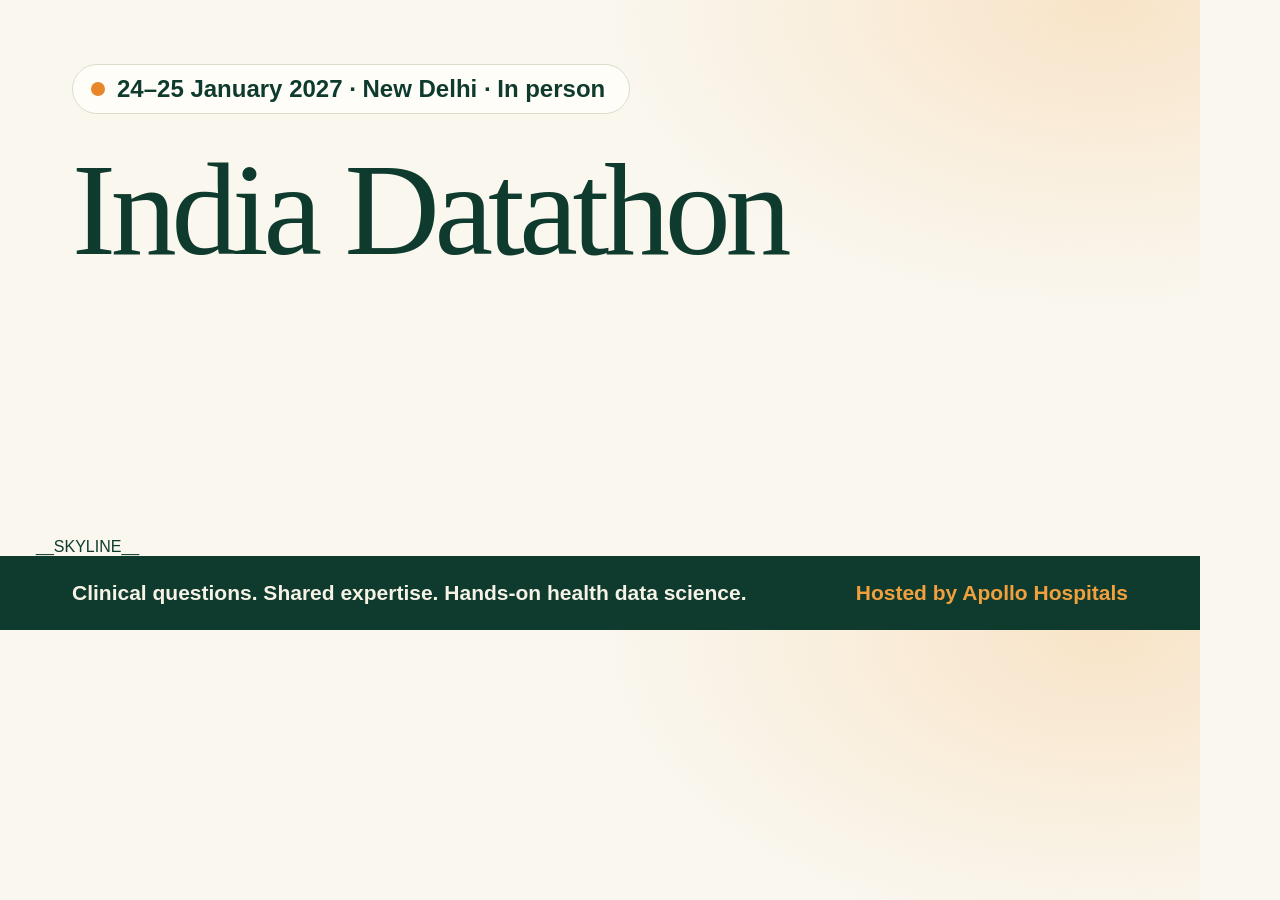
<file: src/og-image.html>
<!doctype html><html><head><meta charset="utf-8">
<style>
html,body{margin:0;width:1200px;height:630px;overflow:hidden}
body{background:radial-gradient(60% 70% at 92% 0%,rgba(242,160,61,.22),transparent 70%),#faf7ef;font-family:Arial,Helvetica,sans-serif;color:#0f3b2e;position:relative}
.pad{padding:64px 72px 0}
.eyebrow{display:inline-flex;align-items:center;gap:12px;font-size:24px;font-weight:700;background:#fffdf8;border:1.5px solid #dcdccb;border-radius:999px;padding:10px 24px 10px 18px}
.eyebrow i{width:14px;height:14px;border-radius:50%;background:#e8862a;display:block}
h1{font-family:Georgia,"Times New Roman",serif;font-weight:400;font-size:132px;line-height:1;letter-spacing:-.04em;margin:30px 0 0}
p{font-family:Georgia,"Times New Roman",serif;font-size:38px;line-height:1.25;margin:26px 0 0}
p em{color:#a8440f}
.sky{position:absolute;left:36px;right:36px;bottom:74px;color:#0f3b2e}
.sky svg{display:block;width:100%;height:auto}
.art-fill{fill:#faf7ef}.art-sun{fill:#e8862a;opacity:.9}
.foot{position:absolute;left:0;right:0;bottom:0;height:74px;background:#0f3b2e;color:#f6f2e6;display:flex;align-items:center;justify-content:space-between;padding:0 72px;font-size:21px;font-weight:700;white-space:nowrap}
.foot span:last-child{color:#f2a03d}
</style></head><body>
<div class="pad"><span class="eyebrow"><i></i>24–25 January 2027 · New Delhi · In person</span>
<h1>India Datathon</h1></div>
<div class="sky">__SKYLINE__</div>
<div class="foot"><span>Clinical questions. Shared expertise. Hands-on health data science.</span><span>Hosted by Apollo Hospitals</span></div>
</body></html>
</file>
<file: site/assets/css/site.css>
/* India Datathon — site styles
   Palette: deep green, ivory, restrained saffron.
   Sections: tokens · base · layout · header · hero · stats · about · program
             faculty · participate · form · sponsors · venue · faq · signup
             footer · motion · responsive */

/* ---------- tokens ---------- */
:root {
  --ivory: #faf7ef;
  --paper: #fffdf8;
  --sand: #f3efe2;
  --sand-2: #e9e4d3;
  --green-950: #082219;
  --green-900: #0b2e24;
  --green-800: #0f3b2e;
  --green-700: #17513f;
  --green-600: #236650;
  --green-100: #e0eadf;
  --green-50: #eef3ea;
  --ink: #14291f;
  --muted: #4d5b54;
  --line: #dcdccb;
  --line-strong: #bfc2ad;
  --saffron-700: #a8440f;
  --saffron-600: #c9621a;
  --saffron-500: #e8862a;
  --saffron-400: #f2a03d;
  --saffron-100: #fbecd6;
  --on-dark: #f6f2e6;
  --on-dark-muted: #c3d2c7;
  --line-dark: rgba(246, 242, 230, .16);
  --error: #a3260f;
  --ok: #17513f;

  /* Same faces as the original India Datathon preview: system fonts, nothing to download. No italics anywhere. */
  --font-display: Georgia, "Times New Roman", Times, serif;
  --font-body: Arial, Helvetica, sans-serif;

  --radius-sm: 6px;
  --radius: 10px;
  --radius-lg: 14px;
  --shadow-sm: 0 1px 2px rgba(15, 59, 46, .05), 0 2px 6px rgba(15, 59, 46, .04);
  --shadow-md: 0 2px 4px rgba(15, 59, 46, .04), 0 10px 28px rgba(15, 59, 46, .08);
  --wrap: 1180px;
  --gutter: clamp(18px, 4vw, 40px);
  --header-h: 72px;
  --section-pad: clamp(58px, 8vw, 100px);
}

/* ---------- base ---------- */
*, *::before, *::after { box-sizing: border-box; }
html { -webkit-text-size-adjust: 100%; text-size-adjust: 100%; scroll-padding-top: calc(var(--header-h) + 12px); }
body {
  margin: 0;
  font-family: var(--font-body);
  font-size: 16.5px;
  line-height: 1.65;
  color: var(--ink);
  background: var(--ivory);
  overflow-wrap: break-word;
  -webkit-font-smoothing: antialiased;
}
h1, h2, h3, h4, p, ul, ol, dl, dd, figure, blockquote, fieldset, address { margin: 0; padding: 0; }
ul, ol { list-style: none; }
address { font-style: normal; }
fieldset { border: 0; min-width: 0; }
img, svg { max-width: 100%; }
a { color: inherit; }
button, input, select, textarea { font: inherit; color: inherit; }
button { cursor: pointer; }
summary { cursor: pointer; }
[hidden] { display: none !important; }

:focus-visible { outline: 3px solid var(--saffron-600); outline-offset: 3px; border-radius: 4px; }
.section-dark :focus-visible, .site-footer :focus-visible, .topbar :focus-visible, .stats :focus-visible { outline-color: var(--saffron-400); }

.sr-only {
  position: absolute; width: 1px; height: 1px; padding: 0; margin: -1px;
  overflow: hidden; clip: rect(0, 0, 0, 0); white-space: nowrap; border: 0;
}
.skip-link {
  position: absolute; left: 12px; top: -80px; z-index: 100;
  background: var(--green-800); color: var(--on-dark);
  padding: 12px 18px; border-radius: 0 0 var(--radius-sm) var(--radius-sm); font-weight: 600;
}
.skip-link:focus { top: 0; }

.icon { width: 1.25em; height: 1.25em; flex: none; }

/* ---------- layout ---------- */
.wrap { width: min(100% - 2 * var(--gutter), var(--wrap)); margin-inline: auto; }
.section { padding-block: var(--section-pad); }
.section-sand { background: var(--sand); }
.section-dark {
  background-color: var(--green-800);
  background-image: radial-gradient(rgba(246, 242, 230, .055) 1px, transparent 1px);
  background-size: 22px 22px;
  color: var(--on-dark);
}
.anchor-alias { display: block; height: 0; }

.section-head { max-width: 720px; margin-bottom: clamp(28px, 4vw, 44px); }
.section-head-split {
  max-width: none; display: flex; justify-content: space-between; align-items: flex-end; gap: 24px 40px; flex-wrap: wrap;
}
.section-head-split > div { max-width: 760px; }

.kicker { display: flex; align-items: center; gap: 10px; font-size: 12px; font-weight: 700; letter-spacing: .14em; text-transform: uppercase; color: var(--saffron-700); }
.kicker::before { content: ""; width: 28px; height: 2px; background: var(--saffron-500); flex: none; }
.section-dark .kicker { color: var(--saffron-400); }

h1, h2, h3 { font-family: var(--font-display); font-weight: 400; letter-spacing: -.025em; color: var(--green-800); }
em, i, cite, dfn, address { font-style: normal; }
.section-dark h2, .section-dark h3, .section-dark h4 { color: var(--on-dark); }
h2 { font-size: clamp(29px, 3.8vw, 45px); line-height: 1.12; margin-top: 12px; text-wrap: balance; }
h3 { font-size: clamp(20px, 2.2vw, 24px); line-height: 1.25; }
h4 { font-size: 17px; line-height: 1.3; font-weight: 600; }
.h-small {
  font-family: var(--font-body); font-size: 13px; font-weight: 600; letter-spacing: .12em; text-transform: uppercase;
  color: var(--green-700); margin-bottom: 12px;
}
.section-dark .h-small { color: var(--saffron-400); }

.lede { margin-top: 16px; font-size: clamp(16.5px, 1.5vw, 18px); line-height: 1.7; color: var(--muted); max-width: 62ch; }
.section-dark .lede { color: var(--on-dark-muted); }
.meta-note { font-size: 13px; font-weight: 600; letter-spacing: .08em; text-transform: uppercase; color: var(--muted); }
.fine { margin-top: 24px; font-size: 14.5px; line-height: 1.6; color: var(--muted); max-width: 78ch; }
.fine-dark { color: var(--on-dark-muted); }
.section-cta { margin-top: 40px; }

/* buttons, links, pills */
.btn { display: inline-flex; align-items: center; justify-content: center; gap: 10px;
  min-height: 48px; padding: 12px 22px;
  border: 1.5px solid transparent; border-radius: 8px;
  font-size: 15.5px; font-weight: 700; line-height: 1.2; text-decoration: none; text-align: center;
  transition: background-color .18s ease, color .18s ease, border-color .18s ease, transform .18s ease, box-shadow .18s ease; }
.btn .icon { width: 17px; height: 17px; transition: transform .18s ease; }
.btn:hover .icon { transform: translateX(3px); }
.btn[disabled]:hover .icon { transform: none; }
.btn-primary { background: var(--green-800); color: var(--on-dark); box-shadow: var(--shadow-sm); }
.btn-primary:hover { background: var(--green-700); transform: translateY(-1px); box-shadow: var(--shadow-md); }
.btn-ghost { border-color: var(--green-800); color: var(--green-800); background: transparent; }
.btn-ghost:hover { background: var(--green-50); }
.btn-small { min-height: 44px; padding: 8px 16px; font-size: 14.5px; }
.btn-large { min-height: 52px; padding: 13px 28px; font-size: 16.5px; }
.btn[disabled] { background: var(--sand-2); color: var(--muted); box-shadow: none; transform: none; cursor: not-allowed; }
.section-dark .btn-ghost { border-color: var(--on-dark); color: var(--on-dark); }
.section-dark .btn-ghost:hover { background: rgba(246, 242, 230, .1); }

.link-arrow { display: inline-flex; align-items: center; gap: 8px; min-height: 44px; padding-block: 6px;
  font-size: 16px; font-weight: 700; color: var(--green-800); text-decoration: underline; text-decoration-color: var(--saffron-500); text-decoration-thickness: 2px; text-underline-offset: 7px; }
.link-arrow:hover { text-decoration-color: currentColor; }
.link-arrow .icon { width: 18px; height: 18px; }

.pill { display: inline-flex; align-items: center; gap: 8px; padding: 5px 12px; border-radius: 999px; font-size: 12.5px; font-weight: 700; line-height: 1.4; white-space: nowrap; }
.pill-dot { width: 7px; height: 7px; border-radius: 50%; background: var(--saffron-600); }
.pill-soon { background: var(--saffron-100); color: var(--saffron-700); }
.pill-open, .pill-yes { background: var(--green-100); color: var(--green-700); }
.pill-closed, .pill-tba { background: var(--sand); color: var(--muted); border: 1px solid var(--line); }

.badge-soon { display: inline-flex; align-items: center; gap: 9px;
  padding: 8px 16px; border-radius: 999px;
  background: var(--saffron-100); color: var(--saffron-700); border: 1px solid rgba(232, 134, 42, .4);
  font-size: 12.5px; font-weight: 700; letter-spacing: .1em; text-transform: uppercase; white-space: nowrap; }
.badge-soon::before { content: ""; width: 7px; height: 7px; border-radius: 50%; background: var(--saffron-600); }
.badge-open { background: var(--green-100); color: var(--green-700); border-color: rgba(35, 102, 80, .35); }
.badge-open::before { background: var(--green-600); }
.badge-closed { background: var(--sand-2); color: var(--muted); border-color: var(--line-strong); }
.badge-closed::before { background: var(--muted); }

.tick-list { display: grid; gap: 12px; }
.tick-list li { display: flex; gap: 10px; align-items: flex-start; font-size: 15px; line-height: 1.5; }
.tick-list .icon { width: 18px; height: 18px; margin-top: 2px; color: var(--green-600); }

/* ---------- top bar ---------- */
.topbar { background: var(--green-900); color: var(--on-dark); font-size: 13.5px; line-height: 1.45; }
.topbar p { display: flex; justify-content: center; align-items: baseline; flex-wrap: wrap; gap: 2px 12px; padding-block: 7px; text-align: center; }
.topbar a { font-weight: 700; color: var(--saffron-400); text-underline-offset: 3px; }
.topbar strong { color: var(--saffron-400); letter-spacing: .12em; text-transform: uppercase; font-size: 12px; }
.topbar-preview span { color: var(--on-dark-muted); }

/* ---------- header ---------- */
.site-header {
  position: sticky; top: 0; z-index: 50;
  background: rgba(250, 247, 239, .9);
  -webkit-backdrop-filter: saturate(1.4) blur(14px); backdrop-filter: saturate(1.4) blur(14px);
  border-bottom: 1px solid transparent;
  transition: border-color .2s ease, box-shadow .2s ease;
}
.site-header.is-stuck { border-bottom-color: var(--line); box-shadow: 0 4px 18px rgba(15, 59, 46, .06); }
.header-inner { display: flex; align-items: center; justify-content: space-between; gap: 20px; min-height: var(--header-h); }

.brand { display: inline-flex; align-items: center; gap: 10px; min-height: 44px; text-decoration: none; color: var(--green-800); flex: none; }
.brand-mark { width: 34px; height: 34px; flex: none; }
.brand-mark-accent { fill: var(--saffron-500); stroke: var(--saffron-500); }
.brand-text { font-family: var(--font-display); font-size: 19px; font-weight: 700; letter-spacing: -.01em; line-height: 1.1; }
.brand-text small {
  display: block; margin-top: 3px;
  font-family: var(--font-body); font-size: 11px; font-weight: 600; letter-spacing: .15em; text-transform: uppercase; color: var(--muted);
}
.brand-light { color: var(--on-dark); }
.brand-light .brand-text small { color: var(--on-dark-muted); }

.site-nav { display: flex; align-items: center; gap: 14px; }
.site-nav ul { display: flex; align-items: center; gap: 2px; }
.site-nav li a {
  display: inline-flex; align-items: center; gap: 7px; min-height: 40px; padding: 6px 10px; border-radius: var(--radius-sm);
  font-size: 14.5px; font-weight: 400; text-decoration: none; color: var(--ink); white-space: nowrap;
  transition: background-color .15s ease, color .15s ease;
}
.site-nav li a:hover { color: var(--green-700); text-decoration: underline; text-decoration-color: var(--line-strong); text-underline-offset: 9px; }
.site-nav li a.is-active { color: var(--green-800); text-decoration: underline; text-decoration-color: var(--saffron-600); text-decoration-thickness: 2px; text-underline-offset: 9px; }
.soon { padding: 2px 7px; border-radius: 999px; background: var(--saffron-100); color: var(--saffron-700); font-size: 11px; font-weight: 700; letter-spacing: .06em; text-transform: uppercase; line-height: 1.5; }
.menu-toggle {
  display: none; align-items: center; gap: 10px; min-height: 44px; padding: 8px 14px;
  background: transparent; border: 1px solid var(--line-strong); border-radius: var(--radius-sm); font-size: 14.5px; font-weight: 700; color: var(--green-800);
}
.menu-icon { display: grid; gap: 4px; width: 18px; }
.menu-icon i { display: block; height: 2px; border-radius: 2px; background: currentColor; transition: transform .2s ease, opacity .2s ease; }
.menu-toggle[aria-expanded="true"] .menu-icon i:nth-child(1) { transform: translateY(6px) rotate(45deg); }
.menu-toggle[aria-expanded="true"] .menu-icon i:nth-child(2) { opacity: 0; }
.menu-toggle[aria-expanded="true"] .menu-icon i:nth-child(3) { transform: translateY(-6px) rotate(-45deg); }

/* ---------- hero ---------- */
.hero { position: relative; overflow: hidden; padding-top: clamp(32px, 4.6vw, 60px);
  background: radial-gradient(55% 55% at 90% 0%, rgba(242, 160, 61, .13), transparent 70%), radial-gradient(40% 50% at 0% 35%, rgba(35, 102, 80, .06), transparent 70%), var(--ivory); }
.hero-grid { display: grid; grid-template-columns: minmax(0, 1.25fr) minmax(0, .75fr); gap: clamp(32px, 6vw, 88px); align-items: center; }
.eyebrow { display: inline-flex; align-items: center; gap: 10px; font-size: 12.5px; font-weight: 700; letter-spacing: .12em; text-transform: uppercase; color: var(--green-800); }
.eyebrow-dot { width: 8px; height: 8px; border-radius: 50%; background: var(--saffron-500); box-shadow: 0 0 0 4px rgba(232, 134, 42, .18); flex: none; }
.hero h1 { margin-top: 18px; font-size: clamp(40px, 5.8vw, 76px); line-height: 1.02; letter-spacing: -.04em; font-weight: 400; }
.hero-tagline { margin-top: 18px; font-family: var(--font-display); font-size: clamp(20px, 2.2vw, 27px); line-height: 1.28; letter-spacing: -.01em; color: var(--green-800); }
.hero-tagline span { white-space: nowrap; }
@media (max-width: 900px) { .hero h1 { font-size: clamp(36px, 10.4vw, 62px); } }
.hero-tagline em { display: block; color: var(--saffron-700); font-style: normal; }
.hero-intro { margin-top: 16px; font-size: clamp(16.5px, 1.5vw, 17.5px); color: var(--muted); max-width: 54ch; }
.hero-actions { display: flex; flex-wrap: wrap; gap: 10px; margin-top: 26px; }
.hero-more { margin-top: 12px; }
.hero-opening { margin-top: 14px; font-size: 14.5px; color: var(--muted); }
.hero-host { margin-top: 20px; padding-top: 16px; border-top: 1px solid var(--line); font-size: 14.5px; color: var(--muted); max-width: 54ch; }
.host-logo { display: block; width: auto; flex: none; }
.hero-host-logo { display: flex; align-items: center; gap: 16px; font-size: 13px; font-weight: 700; letter-spacing: .1em; text-transform: uppercase; }
.hero-host-logo .host-logo { height: 56px; }
.venue-card { position: relative; }
.venue-logo { position: absolute; top: clamp(22px, 3vw, 32px); right: clamp(22px, 3vw, 32px); height: 62px; }
.venue-card:has(.venue-logo) h3, .venue-card:has(.venue-logo) .venue-host { padding-right: 96px; }
.footer-logo { height: 54px; margin-top: 18px; }
.hero-host strong { color: var(--green-800); font-weight: 600; }

.event-card { position: relative; background: var(--paper); border: 1px solid var(--line); border-radius: var(--radius-lg); box-shadow: var(--shadow-md); padding: clamp(22px, 2.5vw, 28px); }
.event-card::before { content: ""; position: absolute; inset: 0 26px auto; height: 3px; border-radius: 0 0 3px 3px; background: linear-gradient(90deg, var(--saffron-500) 0 28%, var(--green-700) 28% 100%); }
.event-card-top { display: flex; align-items: center; justify-content: space-between; gap: 12px; flex-wrap: wrap; margin-bottom: 8px; }
.countdown { font-size: 13.5px; color: var(--muted); }
.countdown strong { font-family: var(--font-display); font-size: 20px; font-weight: 400; color: var(--green-800); margin-right: 2px; }
.event-facts > div { display: grid; gap: 3px; padding-block: 13px; border-top: 1px solid var(--line); }
.event-facts > div:first-child { border-top: 0; }
.event-facts dt { display: flex; align-items: center; gap: 8px; font-size: 11.5px; font-weight: 700; letter-spacing: .12em; text-transform: uppercase; color: var(--saffron-700); }
.event-facts dt .icon { width: 15px; height: 15px; color: var(--saffron-700); }
.event-facts dd strong { display: block; font-family: var(--font-display); font-size: 19.5px; font-weight: 400; line-height: 1.3; color: var(--green-800); }
.event-facts dd span { display: block; margin-top: 2px; font-size: 14px; line-height: 1.5; color: var(--muted); }

.skyline { position: relative; margin-top: clamp(24px, 3.4vw, 40px); color: var(--green-800); line-height: 0; }
.skyline::before {
  content: ""; position: absolute; inset: 0; z-index: 0;
  background-image: radial-gradient(var(--line-strong) 1px, transparent 1px); background-size: 22px 22px;
  -webkit-mask-image: linear-gradient(transparent, #000 60%, transparent 100%); mask-image: linear-gradient(transparent, #000 60%, transparent 100%);
  opacity: .35;
}
.skyline-art { position: relative; z-index: 1; display: block; width: 100%; height: auto; }
.skyline-desktop { aspect-ratio: 22 / 5; }
.skyline-mobile { aspect-ratio: 5 / 3; display: none; }
.art-fill { fill: var(--ivory); }
.art-sun { fill: var(--saffron-500); opacity: .9; }

/* ---------- stats ---------- */
.stats { background: var(--green-800); color: var(--on-dark); }
.stats-grid { display: grid; grid-template-columns: repeat(5, minmax(0, 1fr)); }
.stats-grid li { padding: clamp(24px, 3vw, 34px) clamp(14px, 2vw, 24px); border-left: 1px solid var(--line-dark); display: grid; gap: 3px; align-content: start; }
.stats-grid li:first-child { border-left: 0; padding-left: 0; }
.stats-grid strong { font-family: var(--font-display); font-size: clamp(27px, 3.1vw, 38px); font-weight: 400; line-height: 1.08; letter-spacing: -.02em; white-space: nowrap; color: var(--on-dark); }
.stat-label { font-size: 11.5px; font-weight: 700; letter-spacing: .1em; text-transform: uppercase; color: var(--saffron-400); margin-top: 7px; }
.stat-detail { font-size: 14px; line-height: 1.5; color: var(--on-dark-muted); }

/* ---------- about ---------- */
.about-grid { display: grid; grid-template-columns: repeat(2, minmax(0, 1fr)); gap: clamp(32px, 6vw, 80px); align-items: start; }
.prose p { color: var(--muted); max-width: 62ch; }
.prose p + p { margin-top: 16px; }
.prose p + .h-small { margin-top: 36px; }
.pullquote { border-left: 3px solid var(--saffron-500); padding-left: clamp(18px, 2.2vw, 26px); }
.pullquote p { font-family: var(--font-display); font-size: clamp(21px, 2.3vw, 27px); line-height: 1.36; letter-spacing: -.01em; color: var(--green-800); text-wrap: pretty; }
.do-card { margin-top: 34px; background: var(--paper); border: 1px solid var(--line); border-radius: var(--radius-lg); padding: clamp(20px, 2.4vw, 28px); box-shadow: var(--shadow-sm); }
.do-steps { counter-reset: do; display: grid; gap: 14px; }
.do-steps li { counter-increment: do; display: grid; grid-template-columns: 34px 1fr; column-gap: 14px; align-items: start; }
.do-steps li::before {
  content: counter(do); grid-row: span 2;
  width: 30px; height: 30px; display: grid; place-items: center; border-radius: 50%;
  background: var(--green-100); color: var(--green-800); font-family: var(--font-display); font-weight: 400; font-size: 15px;
}
.do-steps strong { font-size: 16px; color: var(--green-800); line-height: 1.3; padding-top: 3px; }
.do-steps span { font-size: 15px; color: var(--muted); line-height: 1.5; }

.guardrails { margin-top: clamp(40px, 6vw, 64px); }
.guardrails-head { display: flex; flex-wrap: wrap; align-items: baseline; justify-content: space-between; gap: 8px 32px; margin-bottom: 22px; }
.guardrails-head h3 { font-size: clamp(21px, 2.3vw, 26px); }
.guardrails-head p { color: var(--muted); font-size: 15px; }
.guardrail-list { display: grid; grid-template-columns: repeat(5, minmax(0, 1fr)); gap: 14px; }
.guardrail-list li { background: var(--paper); border: 1px solid var(--line); border-top: 3px solid var(--green-700); border-radius: var(--radius); padding: 18px 18px 20px; transition: transform .2s ease, box-shadow .2s ease; }
.guardrail-list li:hover { transform: translateY(-2px); box-shadow: var(--shadow-md); }
.guardrail-list .num { display: block; font-family: var(--font-display); font-size: 14px; color: var(--saffron-700); margin-bottom: 10px; }
.guardrail-list h4 { color: var(--green-800); font-size: 16px; }
.guardrail-list p { margin-top: 6px; font-size: 14.5px; line-height: 1.55; color: var(--muted); }

.info-cards { margin-top: 14px; display: grid; grid-template-columns: repeat(3, minmax(0, 1fr)); gap: 14px; }
.info-card { background: var(--sand); border: 1px solid var(--line); border-radius: var(--radius); padding: 22px; }
.info-card-top { display: flex; align-items: center; justify-content: space-between; gap: 12px; margin-bottom: 14px; }
.info-card-top > .icon { width: 42px; height: 42px; padding: 10px; border-radius: 50%; background: var(--paper); border: 1px solid var(--line); color: var(--green-700); }
.info-card h3 { font-size: 20px; }
.info-card p { margin-top: 6px; font-size: 15px; line-height: 1.6; color: var(--muted); }

/* ---------- program ---------- */
.program-grid { display: grid; grid-template-columns: minmax(0, 1fr) 340px; gap: clamp(28px, 4vw, 56px); align-items: start; }
.day-tabs { display: inline-grid; grid-template-columns: repeat(2, minmax(0, 1fr)); gap: 0; padding: 0; border: 1px solid var(--line-strong); border-radius: var(--radius); overflow: hidden; margin-bottom: 26px; }
.day-tab { min-height: 52px; padding: 8px 22px; border: 0; border-radius: 0; background: transparent; color: var(--ink); text-align: left;
  display: grid; gap: 1px; transition: background-color .15s ease, color .15s ease; }
.day-tab:hover { background: var(--sand-2); }
.day-tab-label { font-size: 15px; font-weight: 700; line-height: 1.2; }
.day-tab-date { font-size: 13px; line-height: 1.3; color: var(--muted); }
.day-tab[aria-selected="true"] { background: var(--green-800); color: var(--on-dark); }
.day-tab[aria-selected="true"] .day-tab-date { color: var(--on-dark-muted); }

.day-panel + .day-panel { margin-top: 48px; }
.day-intro { display: flex; justify-content: space-between; align-items: flex-end; gap: 12px 32px; flex-wrap: wrap; margin-bottom: 18px; }
.day-intro h3 { font-size: clamp(21px, 2.3vw, 26px); }
.day-intro p { margin-top: 4px; color: var(--muted); font-size: 15.5px; max-width: 52ch; }
.day-intro .day-date { margin: 0; font-size: 13px; font-weight: 600; letter-spacing: .08em; text-transform: uppercase; white-space: nowrap; }

.timeline { border-top: 1px solid var(--line-strong); }
.slot { display: grid; grid-template-columns: 154px minmax(0, 1fr); gap: 20px; padding: 14px 0; border-bottom: 1px solid var(--line-strong); align-items: start; }
.slot time { font-size: 14px; font-weight: 700; font-variant-numeric: tabular-nums; color: var(--green-800); padding-top: 2px; white-space: nowrap; }
.slot-body { position: relative; padding-left: 16px; }
.slot-body::before { content: ""; position: absolute; left: 0; top: 4px; bottom: 4px; width: 3px; border-radius: 3px; background: var(--line-strong); }
.slot-build .slot-body::before { background: var(--green-600); }
.slot-llm .slot-body::before, .slot-present .slot-body::before { background: var(--saffron-500); }
.slot-checkin .slot-body::before, .slot-concept .slot-body::before { background: var(--green-800); }
.slot-break .slot-body::before { display: none; }
.slot-body p { font-size: 16px; line-height: 1.5; }
.slot-tag { display: inline-block; margin-bottom: 5px; padding: 2px 10px; border-radius: 999px;
  font-size: 11px; font-weight: 700; letter-spacing: .08em; text-transform: uppercase; line-height: 1.6;
  background: var(--green-100); color: var(--green-700); }
.slot-llm .slot-tag, .slot-present .slot-tag { background: var(--saffron-100); color: var(--saffron-700); }
.slot-checkin .slot-tag, .slot-concept .slot-tag { background: var(--green-800); color: var(--on-dark); }
.slot-break time { font-weight: 400; color: var(--muted); }
.slot-break { padding-block: 9px; }
.slot-break .slot-body p { font-size: 14px; color: var(--muted); }

.program-aside { display: grid; gap: 16px; position: sticky; top: calc(var(--header-h) + 20px); }
.aside-card { background: var(--paper); border: 1px solid var(--line); border-radius: var(--radius-lg); padding: 24px; }
.aside-card h3 { font-size: 20px; margin-bottom: 10px; }
.aside-card p { font-size: 15px; line-height: 1.6; color: var(--muted); }
.aside-card > .icon { width: 24px; height: 24px; color: var(--green-700); margin-bottom: 12px; }
.aside-card .aside-strong { margin-top: 12px; padding-top: 12px; border-top: 1px solid var(--line); font-family: var(--font-display); font-size: 17px; line-height: 1.4; color: var(--green-800); }
.aside-card-dark { background: var(--green-800); border-color: var(--green-800); }
.aside-card-dark h3 { color: var(--on-dark); }
.aside-card-dark p { color: var(--on-dark-muted); }
.aside-card-dark > .icon { color: var(--saffron-400); }
.aside-card-dark .aside-strong { color: var(--on-dark); border-top-color: var(--line-dark); }
.aside-card .tick-list li { font-size: 15px; }

/* ---------- faculty ---------- */
.faculty-grid { display: grid; grid-template-columns: repeat(3, minmax(0, 1fr)); gap: 14px; align-items: start; }
.person { background: var(--paper); border: 1px solid var(--line); border-radius: var(--radius); padding: 16px 18px 4px; min-width: 0; transition: border-color .18s ease, box-shadow .18s ease; }
.person:hover { border-color: var(--line-strong); box-shadow: var(--shadow-md); }
.person-top { display: grid; grid-template-columns: 80px minmax(0, 1fr); gap: 16px; align-items: center; min-height: 80px; }
.person-top-plain { grid-template-columns: minmax(0, 1fr); }
.person-initials { display: grid; place-items: center; width: 80px; height: 80px; border-radius: var(--radius-sm); background: var(--green-50); border: 1px solid var(--line); font-family: var(--font-display); font-size: 24px; letter-spacing: .02em; color: var(--green-700); }
.person-photo { display: block; width: 80px; height: 80px; object-fit: cover; border-radius: var(--radius-sm); background: var(--ivory); }
.person-name { font-family: var(--font-display); font-size: 18.5px; font-weight: 400; line-height: 1.3; letter-spacing: -.01em; color: var(--green-800); }
.person-name a { color: inherit; text-decoration: underline; text-decoration-color: var(--line-strong); text-underline-offset: 4px; }
.person-name a:hover { text-decoration-color: currentColor; }
.person-name .icon { display: inline-block; width: 13px; height: 13px; margin-left: 5px; vertical-align: baseline; color: var(--saffron-700); }
.person-org { margin-top: 3px; font-size: 14px; line-height: 1.45; color: var(--muted); }
.person summary, .faq summary { list-style: none; display: flex; align-items: center; justify-content: space-between; gap: 16px; }
.person summary::-webkit-details-marker, .faq summary::-webkit-details-marker { display: none; }
.person-bio summary { justify-content: space-between; gap: 10px; min-height: 46px; margin-top: 10px; border-top: 1px solid var(--line); font-size: 13.5px; font-weight: 700; color: var(--muted); }
.person-bio[open] summary { color: var(--green-800); }
.person-bio p { padding: 0 0 16px; font-size: 14.5px; line-height: 1.65; color: var(--muted); }

.toggle { position: relative; flex: none; width: 26px; height: 26px; border-radius: 50%; border: 1px solid var(--line-strong); color: var(--green-800); transition: background-color .18s ease, border-color .18s ease, color .18s ease; }
.toggle::before, .toggle::after { content: ""; position: absolute; left: 50%; top: 50%; width: 10px; height: 1.5px; background: currentColor; transform: translate(-50%, -50%); }
.toggle::after { transform: translate(-50%, -50%) rotate(90deg); }
details[open] > summary .toggle::after { display: none; }
details[open] > summary .toggle { background: var(--green-800); border-color: var(--green-800); color: var(--on-dark); }
summary:hover .toggle { border-color: var(--green-800); }

/* ---------- participate ---------- */
.track-grid { display: grid; grid-template-columns: minmax(0, 1fr) auto minmax(0, 1fr); gap: clamp(14px, 2vw, 28px); align-items: stretch; }
.track-card { background: rgba(246, 242, 230, .05); border: 1px solid var(--line-dark); border-radius: var(--radius-lg); padding: clamp(22px, 2.8vw, 32px); display: flex; flex-direction: column; align-items: flex-start; }
.track-icon { width: 46px; height: 46px; border-radius: 50%; display: grid; place-items: center; background: var(--saffron-400); color: var(--green-950); margin-bottom: 20px; }
.track-icon .icon { width: 23px; height: 23px; }
.track-card h3 { font-size: clamp(21px, 2.3vw, 26px); }
.track-card p { margin-top: 10px; color: var(--on-dark-muted); font-size: 15.5px; }
.track-card .track-tag { margin-top: auto; padding-top: 20px; color: var(--saffron-400); font-size: 12px; font-weight: 700; letter-spacing: .1em; text-transform: uppercase; }
.track-join { align-self: center; font-family: var(--font-display); font-size: 36px; line-height: 1; color: var(--saffron-400); }
.curiosity { margin: clamp(32px, 4.6vw, 54px) auto 0; max-width: 58ch; text-align: center; font-family: var(--font-display); font-size: clamp(19px, 2.1vw, 23px); font-style: normal; line-height: 1.5; color: var(--on-dark); text-wrap: balance; }

.how-grid { margin-top: clamp(44px, 6vw, 76px); padding-top: clamp(36px, 5vw, 56px); border-top: 1px solid var(--line-dark); display: grid; grid-template-columns: repeat(2, minmax(0, 1fr)); gap: clamp(36px, 6vw, 80px); }
.steps { display: grid; }
.steps li { position: relative; display: grid; grid-template-columns: 36px 1fr; gap: 16px; padding-bottom: 24px; }
.steps li:last-child { padding-bottom: 0; }
.steps li:not(:last-child)::before { content: ""; position: absolute; left: 17.5px; top: 40px; bottom: 4px; width: 1px; background: var(--line-dark); }
.step-num { width: 36px; height: 36px; border-radius: 50%; display: grid; place-items: center; border: 1.5px solid var(--saffron-400); color: var(--saffron-400); font-family: var(--font-display); font-size: 16px; font-weight: 400; }
.steps h4 { font-size: 17px; padding-top: 5px; }
.steps p { margin-top: 3px; font-size: 15px; line-height: 1.55; color: var(--on-dark-muted); }
.steps p a { color: var(--on-dark); font-weight: 700; text-underline-offset: 3px; }
/* inline links get a full-size tap area without moving the text */
.event-facts dd a, .steps p a, .apply-embed-bar a:not(.btn) { display: inline-block; padding-block: 14px; margin-block: -14px; }
.event-facts dd a { color: var(--green-800); font-weight: 700; text-underline-offset: 3px; }
.know-list { display: grid; gap: 16px; }
.know-list li { display: grid; grid-template-columns: 24px 1fr; gap: 14px; align-items: start; }
.know-list .icon { width: 21px; height: 21px; color: var(--saffron-400); margin-top: 2px; }
.know-list strong { display: block; font-size: 15.5px; line-height: 1.35; }
.know-list span { display: block; font-size: 14.5px; line-height: 1.5; color: var(--on-dark-muted); }

/* ---------- participation form ---------- */
.apply-grid { display: grid; grid-template-columns: 330px minmax(0, 1fr); gap: clamp(24px, 3.4vw, 44px); align-items: start; }
.apply-aside { display: grid; gap: 22px; position: sticky; top: calc(var(--header-h) + 20px); }
.lock-card { background: var(--paper); border: 1px solid var(--line); border-radius: var(--radius-lg); padding: 24px; box-shadow: var(--shadow-sm); }
.lock-card > .icon { width: 42px; height: 42px; padding: 10px; border-radius: 50%; background: var(--saffron-100); color: var(--saffron-700); margin-bottom: 14px; }
.lock-card h3 { font-size: 20px; }
.lock-card p { margin-top: 6px; font-size: 15px; line-height: 1.55; color: var(--muted); }
.lock-card .btn { margin-top: 18px; width: 100%; }
.apply-aside .fine { margin-top: 0; }

.apply-open { background: var(--paper); border: 1px solid var(--line); border-radius: var(--radius-lg); padding: clamp(24px, 3.4vw, 40px); display: grid; gap: 18px; justify-items: start; }

.apply-embed { background: var(--paper); border: 1px solid var(--line); border-radius: var(--radius-lg); box-shadow: var(--shadow-md); overflow: hidden; }
.apply-embed-bar { display: flex; align-items: center; justify-content: space-between; flex-wrap: wrap; gap: 12px 24px; padding: 16px clamp(18px, 3vw, 28px); border-bottom: 1px solid var(--line); background: var(--sand); }
.apply-embed-bar p { font-size: 15px; color: var(--muted); }
.form-embed { display: block; width: 100%; height: min(1500px, 88vh); min-height: 640px; border: 0; background: #fff; }
/* dedicated form page (form.html) */
.form-page { min-height: 100vh; display: flex; flex-direction: column; background: var(--sand); }
.form-page-main { flex: 1; padding-block: clamp(32px, 5vw, 56px) clamp(40px, 6vw, 72px); }
.form-page .site-header { position: static; }
.form-page-title { font-size: clamp(30px, 4.2vw, 48px); line-height: 1.1; margin-top: 12px; }
.form-page-grid { display: grid; grid-template-columns: 300px minmax(0, 1fr); gap: clamp(24px, 3.4vw, 44px); align-items: start; }
.form-page-aside { display: grid; gap: 22px; position: sticky; top: 24px; }
.form-page-facts { background: var(--paper); border: 1px solid var(--line); border-radius: var(--radius-lg); padding: 6px 20px; box-shadow: var(--shadow-sm); }
.form-page-facts > div { padding-block: 14px; border-top: 1px solid var(--line); }
.form-page-facts > div:first-child { border-top: 0; }
.form-page-facts dt { display: flex; align-items: center; gap: 8px; font-size: 11.5px; font-weight: 700; letter-spacing: .12em; text-transform: uppercase; color: var(--saffron-700); }
.form-page-facts dt .icon { width: 15px; height: 15px; }
.form-page-facts dd { margin-top: 4px; font-size: 15.5px; line-height: 1.45; color: var(--green-800); }
.form-page-aside .fine { margin-top: 0; }
.form-embed-page { height: max(760px, calc(100vh - 150px)); }
.form-page-footer { padding-top: 0; }
.form-page-footer .footer-bottom { border-top: 0; }
.lock-card .btn + .btn { margin-top: 10px; }
.back-link { white-space: nowrap; }
.back-link:hover .icon { transform: translateX(-3px); }
.apply-embed-bar a:not(.btn) { color: var(--green-800); font-weight: 700; text-underline-offset: 3px; }
@media (max-width: 1000px) {
  .form-page-grid { grid-template-columns: minmax(0, 1fr); }
  .form-page-aside { position: static; }
  .form-page-aside .tick-list, .form-page-aside .fine { display: none; }
}
@media (max-width: 560px) { .back-long { display: none; } }
@media (max-width: 400px) { .form-page .brand-text small { display: none; } .form-page .header-inner { gap: 10px; } .back-link { padding-inline: 12px; } }
.p-form { background: var(--paper); border: 1px solid var(--line); border-radius: var(--radius-lg); box-shadow: var(--shadow-md); overflow: hidden; }
.form-banner { display: flex; align-items: center; gap: 10px; padding: 13px clamp(20px, 3vw, 30px); background: var(--saffron-100); border-bottom: 1px solid rgba(232, 134, 42, .3); font-size: 14.5px; line-height: 1.45; color: var(--ink); }
.form-banner .icon { width: 18px; height: 18px; color: var(--saffron-700); }
.p-form > fieldset { padding: clamp(20px, 3vw, 30px); }
.req-note { font-size: 14px; color: var(--muted); margin-bottom: 4px; }
.req { color: var(--saffron-700); font-weight: 700; }
.opt { color: var(--muted); font-weight: 400; font-size: 13.5px; }
.form-section { padding-block: 26px; border-top: 1px solid var(--line); }
.form-section:first-of-type { border-top: 0; padding-top: 14px; }
.form-section-last { padding-bottom: 4px; }
.form-section h3 { display: flex; align-items: center; gap: 10px; font-family: var(--font-body); font-size: 16.5px; font-weight: 700; letter-spacing: 0; margin-bottom: 18px; }
.form-step { width: 28px; height: 28px; border-radius: 50%; display: grid; place-items: center; background: var(--green-800); color: var(--on-dark); font-size: 13.5px; font-weight: 700; flex: none; }
.field-grid { display: grid; grid-template-columns: repeat(2, minmax(0, 1fr)); gap: 20px 22px; }
.field { display: grid; gap: 7px; align-content: start; }
.field-wide { grid-column: 1 / -1; }
.field > label, .field > legend { font-size: 14.5px; font-weight: 700; line-height: 1.4; color: var(--ink); }
.field > legend { margin-bottom: 9px; padding: 0; }
.hint { font-size: 13.5px; color: var(--muted); line-height: 1.45; }
.hint-inline { color: var(--muted); font-weight: 400; }
.field input[type="text"], .field input[type="email"], .field input[type="tel"], .field select, .field textarea {
  width: 100%; min-height: 50px; padding: 12px 14px;
  background: #fff; border: 1px solid var(--line-strong); border-radius: var(--radius-sm);
  font-size: 16px; line-height: 1.4; color: var(--ink);
  transition: border-color .15s ease, box-shadow .15s ease;
}
.field textarea { min-height: 118px; resize: vertical; }
.field select { appearance: none; -webkit-appearance: none; padding-right: 42px; background-image: url("data:image/svg+xml,%3Csvg xmlns='http://www.w3.org/2000/svg' viewBox='0 0 24 24' fill='none' stroke='%230f3b2e' stroke-width='2' stroke-linecap='round' stroke-linejoin='round'%3E%3Cpath d='m6 9 6 6 6-6'/%3E%3C/svg%3E"); background-repeat: no-repeat; background-position: right 12px center; background-size: 20px; }
.field input:focus-visible, .field select:focus-visible, .field textarea:focus-visible { outline: none; border-color: var(--green-700); box-shadow: 0 0 0 4px rgba(35, 102, 80, .2); border-radius: var(--radius-sm); }
.field [aria-invalid="true"] { border-color: var(--error); }
.field-error { font-size: 14px; font-weight: 500; color: var(--error); }
.choices { display: flex; flex-wrap: wrap; gap: 10px; }
.choice { display: inline-flex; align-items: center; gap: 10px; min-height: 46px; padding: 9px 16px 9px 12px; border: 1px solid var(--line-strong); border-radius: var(--radius-sm); background: #fff; font-size: 15px; line-height: 1.35; cursor: pointer; }
.choice input { width: 19px; height: 19px; margin: 0; accent-color: var(--green-800); flex: none; }
.choice:has(input:checked) { border-color: var(--green-700); background: var(--green-50); }
.choice-confirm { display: flex; align-items: flex-start; border: 0; border-radius: 0; background: transparent; padding: 6px 0; min-height: 44px; }
.choice-confirm input { margin-top: 2px; }
.choice-confirm:has(input:checked) { background: transparent; }
.form-actions { display: flex; align-items: center; flex-wrap: wrap; gap: 14px 20px; margin-top: 24px; }
.form-result { font-size: 15px; font-weight: 500; line-height: 1.5; }
.form-result:empty { display: none; }
.form-result[data-kind="error"] { color: var(--error); }
.form-result[data-kind="ok"] { color: var(--ok); }

.is-locked fieldset[disabled] { cursor: not-allowed; }
.is-locked input:disabled, .is-locked select:disabled, .is-locked textarea:disabled { background-color: #f7f5ee; border-style: dashed; cursor: not-allowed; opacity: 1; }
.is-locked .choice { background: #f7f5ee; border-style: dashed; cursor: not-allowed; color: var(--ink); }
.is-locked .choice-confirm { background: transparent; }

/* ---------- sponsors ---------- */
.sponsor-grid { display: grid; grid-template-columns: minmax(0, 1fr) minmax(0, 1fr); gap: clamp(32px, 6vw, 88px); align-items: start; }
.sponsor-cta { display: grid; gap: 14px; justify-items: start; }
.sponsor-cta h3 { font-size: clamp(20px, 2.1vw, 24px); }
.sponsor-cta p { color: var(--muted); max-width: 52ch; }
.soft-note { display: flex; align-items: flex-start; gap: 10px; font-size: 15px; line-height: 1.5; color: var(--muted); }
.soft-note .icon { width: 18px; height: 18px; color: var(--saffron-700); margin-top: 2px; }
.sponsor-roll { display: grid; gap: clamp(28px, 4vw, 44px); }
.sponsor-label { font-size: 12px; font-weight: 700; letter-spacing: .12em; text-transform: uppercase; color: var(--saffron-700); margin-bottom: 14px; }
.sponsor-host-logo { height: clamp(78px, 8vw, 104px); }
.sponsor-marks { display: flex; flex-wrap: wrap; align-items: center; gap: 24px 44px; }
.sponsor-logo { display: block; height: 56px; width: auto; }
.sponsor-name { font-family: var(--font-display); font-size: clamp(20px, 2vw, 24px); color: var(--green-800); }
.sponsor-soon { font-family: var(--font-display); font-size: clamp(20px, 2.1vw, 25px); color: var(--muted); }

/* ---------- venue ---------- */
.visit-grid { display: grid; grid-template-columns: repeat(2, minmax(0, 1fr)); gap: 16px; align-items: stretch; }
.venue-card { background: var(--paper); border: 1px solid var(--line); border-radius: var(--radius-lg); padding: clamp(24px, 3.2vw, 36px); display: flex; flex-direction: column; align-items: flex-start; }
.venue-host { font-size: 12px; font-weight: 700; letter-spacing: .12em; text-transform: uppercase; color: var(--saffron-700); margin-bottom: 12px; }
.venue-card h3 { font-size: clamp(26px, 3vw, 34px); line-height: 1.1; }
.venue-name { margin-top: 6px; font-size: 17px; font-weight: 700; color: var(--green-800); }
.venue-card address { margin-top: 10px; margin-bottom: 22px; font-size: 16px; line-height: 1.6; color: var(--muted); }
.venue-card .fine { margin-top: auto; padding-top: 26px; }
.venue-art { background: var(--ivory); border: 1px solid var(--line); border-radius: var(--radius-lg); padding: clamp(24px, 3.2vw, 36px) clamp(24px, 3.2vw, 36px) clamp(20px, 2.6vw, 28px); color: var(--ink); display: flex; flex-direction: column; justify-content: space-between; gap: 24px; position: relative; overflow: hidden; }
.venue-art::before { content: ""; position: absolute; width: 44px; height: 44px; border-radius: 50%; background: var(--saffron-500); opacity: .8; right: clamp(24px, 3.2vw, 36px); top: clamp(22px, 2.8vw, 32px); }
.venue-gate { position: relative; z-index: 1; display: block; width: min(60%, 200px); height: auto; margin: 44px auto 0; color: var(--green-800); }
.venue-gate .art-fill { fill: var(--ivory); }
.venue-gate path { vector-effect: non-scaling-stroke; }
.venue-facts { position: relative; z-index: 1; display: grid; grid-template-columns: repeat(3, minmax(0, 1fr)); gap: 16px; padding-top: 18px; border-top: 1px solid var(--line); }
.venue-facts dt { font-size: 11.5px; font-weight: 700; letter-spacing: .12em; text-transform: uppercase; color: var(--muted); }
.venue-facts dd { margin-top: 3px; font-size: 15px; font-weight: 700; line-height: 1.35; color: var(--green-800); }
.venue-has-map { padding: 0; gap: 0; background: var(--paper); }
.venue-has-map::before { display: none; }
.map-frame { display: block; width: 100%; flex: 1; min-height: 340px; border: 0; background: var(--sand-2); }
.venue-has-map .venue-facts { padding: 16px clamp(18px, 2.4vw, 26px) 18px; border-top: 1px solid var(--line); }

/* ---------- FAQ ---------- */
.faq-grid { display: grid; grid-template-columns: repeat(3, minmax(0, 1fr)); gap: clamp(24px, 3.4vw, 44px); align-items: start; }
.faq-group h3 { font-family: var(--font-body); font-size: 12px; font-weight: 700; letter-spacing: .12em; text-transform: uppercase; color: var(--saffron-700); padding-bottom: 12px; border-bottom: 2px solid var(--green-800); }
.faq { border-bottom: 1px solid var(--line); }
.faq summary { padding: 15px 0; min-height: 56px; font-size: 16px; font-weight: 700; line-height: 1.4; color: var(--green-800); }
.faq p { padding: 0 36px 18px 0; font-size: 15px; line-height: 1.65; color: var(--muted); }
.faq-contact { margin-top: 36px; font-size: 16.5px; color: var(--muted); }
.faq-contact a { color: var(--green-800); font-weight: 600; text-underline-offset: 3px; }

/* ---------- signup ---------- */
.signup-grid { display: grid; grid-template-columns: repeat(2, minmax(0, 1fr)); gap: clamp(32px, 6vw, 80px); align-items: center; }
.signup-caveat { margin-top: 14px; font-size: 14.5px; color: var(--muted); padding-left: 14px; border-left: 2px solid var(--saffron-600); }
.signup-form { background: var(--paper); border: 1px solid var(--line); border-radius: var(--radius-lg); padding: clamp(20px, 3vw, 30px); box-shadow: var(--shadow-md); }
.signup-form > label:first-child { display: block; font-size: 14.5px; font-weight: 700; margin-bottom: 8px; }
.input-row { display: flex; gap: 10px; }
.input-row input {
  flex: 1; min-width: 0; min-height: 50px; padding: 12px 14px;
  background: #fff; border: 1px solid var(--line-strong); border-radius: var(--radius-sm);
  font-size: 16px; color: var(--ink);
}
.input-row input::placeholder { color: #6b7770; }
.input-row input:focus-visible { outline: none; border-color: var(--green-700); box-shadow: 0 0 0 4px rgba(35, 102, 80, .2); }
.input-row input[aria-invalid="true"] { border-color: var(--error); }
.input-row .btn { min-height: 50px; flex: none; }
.signup-form .choice-confirm { margin-top: 10px; font-size: 15px; }
.form-note { margin-top: 8px; font-size: 13.5px; line-height: 1.55; color: var(--muted); }
.form-note a { color: var(--green-800); }
.signup-form .form-result { margin-top: 12px; }

/* ---------- footer ---------- */
.site-footer { background: var(--green-900); color: var(--on-dark-muted); padding-top: clamp(40px, 5vw, 60px); font-size: 15px; }
.footer-grid { display: grid; grid-template-columns: minmax(0, 1fr) minmax(0, 1.6fr); gap: clamp(32px, 6vw, 80px); padding-bottom: clamp(36px, 5vw, 56px); }
.footer-brand p { margin-top: 16px; line-height: 1.7; }
.footer-nav { display: grid; grid-template-columns: repeat(3, minmax(0, 1fr)); gap: 28px; }
.footer-nav h2 { font-family: var(--font-body); font-size: 12px; font-weight: 700; letter-spacing: .14em; text-transform: uppercase; color: var(--saffron-400); margin: 0 0 10px; }
.footer-nav a { display: inline-flex; align-items: center; min-height: 36px; min-width: 44px; color: var(--on-dark); text-decoration: none; }
.footer-nav a:hover { text-decoration: underline; text-underline-offset: 4px; }
.footer-credit { display: block; margin-top: 4px; color: var(--on-dark-muted); }
.credit-links { display: inline-flex; flex-wrap: wrap; align-items: center; gap: 4px; margin-left: 8px; vertical-align: middle; }
.credit-links a { display: inline-grid; place-items: center; width: 44px; height: 44px; border-radius: 50%; color: var(--on-dark); transition: background-color .15s ease, color .15s ease; }
.credit-links a:hover { background: rgba(246, 242, 230, .1); color: var(--saffron-400); }
.credit-links .icon { width: 20px; height: 20px; }
@media (max-width: 700px) { .credit-links { display: flex; margin: 2px 0 0 -12px; } }
.footer-muted { font-size: 14.5px; line-height: 1.55; padding-top: 6px; }
.footer-bottom { display: flex; justify-content: space-between; align-items: center; gap: 12px 24px; flex-wrap: wrap; padding-block: 20px; border-top: 1px solid var(--line-dark); font-size: 14px; }
.to-top { display: inline-flex; align-items: center; gap: 8px; min-height: 44px; color: var(--on-dark); font-weight: 600; text-decoration: none; }
.to-top .icon { width: 18px; height: 18px; }

/* ---------- motion ---------- */
@media (prefers-reduced-motion: no-preference) {
  html { scroll-behavior: smooth; }
}
@media (prefers-reduced-motion: reduce) {
  *, *::before, *::after { transition-duration: .01ms !important; scroll-behavior: auto !important; }
}

/* ---------- no JavaScript ---------- */
.no-js .menu-toggle, .no-js .day-tabs, .no-js [data-expand-all], .no-js .countdown { display: none !important; }

/* ---------- responsive ---------- */
@media (max-width: 1180px) {
  .site-nav li a { padding-inline: 9px; font-size: 14.5px; }
  .guardrail-list { grid-template-columns: repeat(3, minmax(0, 1fr)); }
}

@media (max-width: 1100px) {
  .js .menu-toggle { display: inline-flex; }
  .js .site-nav {
    display: none; position: absolute; left: 0; right: 0; top: 100%;
    background: var(--ivory); border-bottom: 1px solid var(--line); box-shadow: 0 24px 40px rgba(15, 59, 46, .12);
    padding: 8px var(--gutter) 22px; max-height: calc(100vh - var(--header-h)); max-height: calc(100dvh - var(--header-h)); overflow-y: auto;
    flex-direction: column; align-items: stretch; gap: 14px;
  }
  .js .site-nav.is-open { display: flex; }
  .js .site-nav ul { flex-direction: column; align-items: stretch; gap: 0; }
  .js .site-nav li a { display: flex; justify-content: space-between; min-height: 52px; padding: 10px 4px; border-radius: 0; border-bottom: 1px solid var(--line); font-size: 17px; }
  .js .site-nav li a.is-active { background: transparent; }
  .js .nav-cta { min-height: 52px; font-size: 16px; }
  .no-js .header-inner { flex-wrap: wrap; padding-block: 10px; }
  .no-js .site-nav, .no-js .site-nav ul { flex-wrap: wrap; }

  .program-grid { grid-template-columns: minmax(0, 1fr); }
  .program-aside { position: static; grid-template-columns: repeat(2, minmax(0, 1fr)); }
  .apply-grid { grid-template-columns: minmax(0, 1fr); }
  .apply-aside { position: static; grid-template-columns: repeat(2, minmax(0, 1fr)); align-items: start; }
  .apply-aside .fine { grid-column: 1 / -1; }
  .stats-grid { grid-template-columns: repeat(3, minmax(0, 1fr)); }
  .stats-grid li:nth-child(4) { border-left: 0; padding-left: 0; }
  .stats-grid li:nth-child(n + 4) { border-top: 1px solid var(--line-dark); }
  .faq-grid { grid-template-columns: repeat(2, minmax(0, 1fr)); }
}

@media (max-width: 900px) {
  .hero-grid, .about-grid, .how-grid, .sponsor-grid, .visit-grid, .signup-grid, .footer-grid { grid-template-columns: minmax(0, 1fr); }
  .hero-tagline { max-width: none; }
  .faculty-grid { grid-template-columns: repeat(2, minmax(0, 1fr)); }
  .info-cards { grid-template-columns: minmax(0, 1fr); }
  .guardrail-list { grid-template-columns: repeat(2, minmax(0, 1fr)); }
  .track-grid { grid-template-columns: minmax(0, 1fr); }
  .track-join { justify-self: center; font-size: 34px; margin-block: -4px; }
}

@media (max-width: 700px) {
  body { font-size: 16.5px; }
  .skyline-desktop { display: none; }
  .skyline-mobile { display: block; }
  .topbar-preview span { display: none; }
  .brand-text { font-size: 17px; }
  .eyebrow { font-size: 11.5px; letter-spacing: .06em; gap: 8px; }
  .brand-mark { width: 34px; height: 34px; }
  .hero-actions .btn { flex: 1 1 100%; }
  .stats-grid { grid-template-columns: repeat(2, minmax(0, 1fr)); }
  .stats-grid li { border-left: 0; padding-inline: 0 14px; border-top: 1px solid var(--line-dark); }
  .stats-grid li:nth-child(-n + 2) { border-top: 0; }
  .stats-grid li:last-child { grid-column: 1 / -1; }
  .section-head-split { align-items: flex-start; }
  .guardrail-list, .faculty-grid, .faq-grid, .field-grid, .program-aside, .apply-aside { grid-template-columns: minmax(0, 1fr); }
  .day-tabs { display: grid; width: 100%; }
  .day-tab { padding-inline: 14px; }
  .slot { grid-template-columns: 122px minmax(0, 1fr); gap: 12px; }
  .slot time { font-size: 13.5px; white-space: normal; }
  .person-name a { display: inline-block; padding-block: 11px; }
  .input-row { flex-direction: column; }
  .input-row .btn { width: 100%; }
  .form-actions .btn { width: 100%; }
  .footer-nav { grid-template-columns: repeat(2, minmax(0, 1fr)); }
  .footer-nav a { min-height: 44px; }
  .faq p { padding-right: 0; }
  .venue-art::before { width: 36px; height: 36px; }
}

@media (max-width: 430px) {
  .slot { grid-template-columns: minmax(0, 1fr); gap: 6px; }
  .slot time { padding-top: 0; }
  .slot-break { display: flex; flex-wrap: wrap; gap: 4px 12px; }
  .venue-facts { grid-template-columns: minmax(0, 1fr); gap: 12px; }
  .map-frame { min-height: 280px; }
  .menu-label { position: absolute; width: 1px; height: 1px; overflow: hidden; clip: rect(0, 0, 0, 0); }
  .menu-toggle { padding-inline: 13px; }
  .choices { display: grid; }
}

@media (any-pointer: coarse) {
  .site-nav li a, .footer-nav a { min-height: 44px; }
}

@media print {
  .site-header, .topbar, .menu-toggle, .signup, .skip-link { display: none !important; }
  .section-dark, .stats, .site-footer { background: #fff !important; color: #000 !important; }
}
</file>
